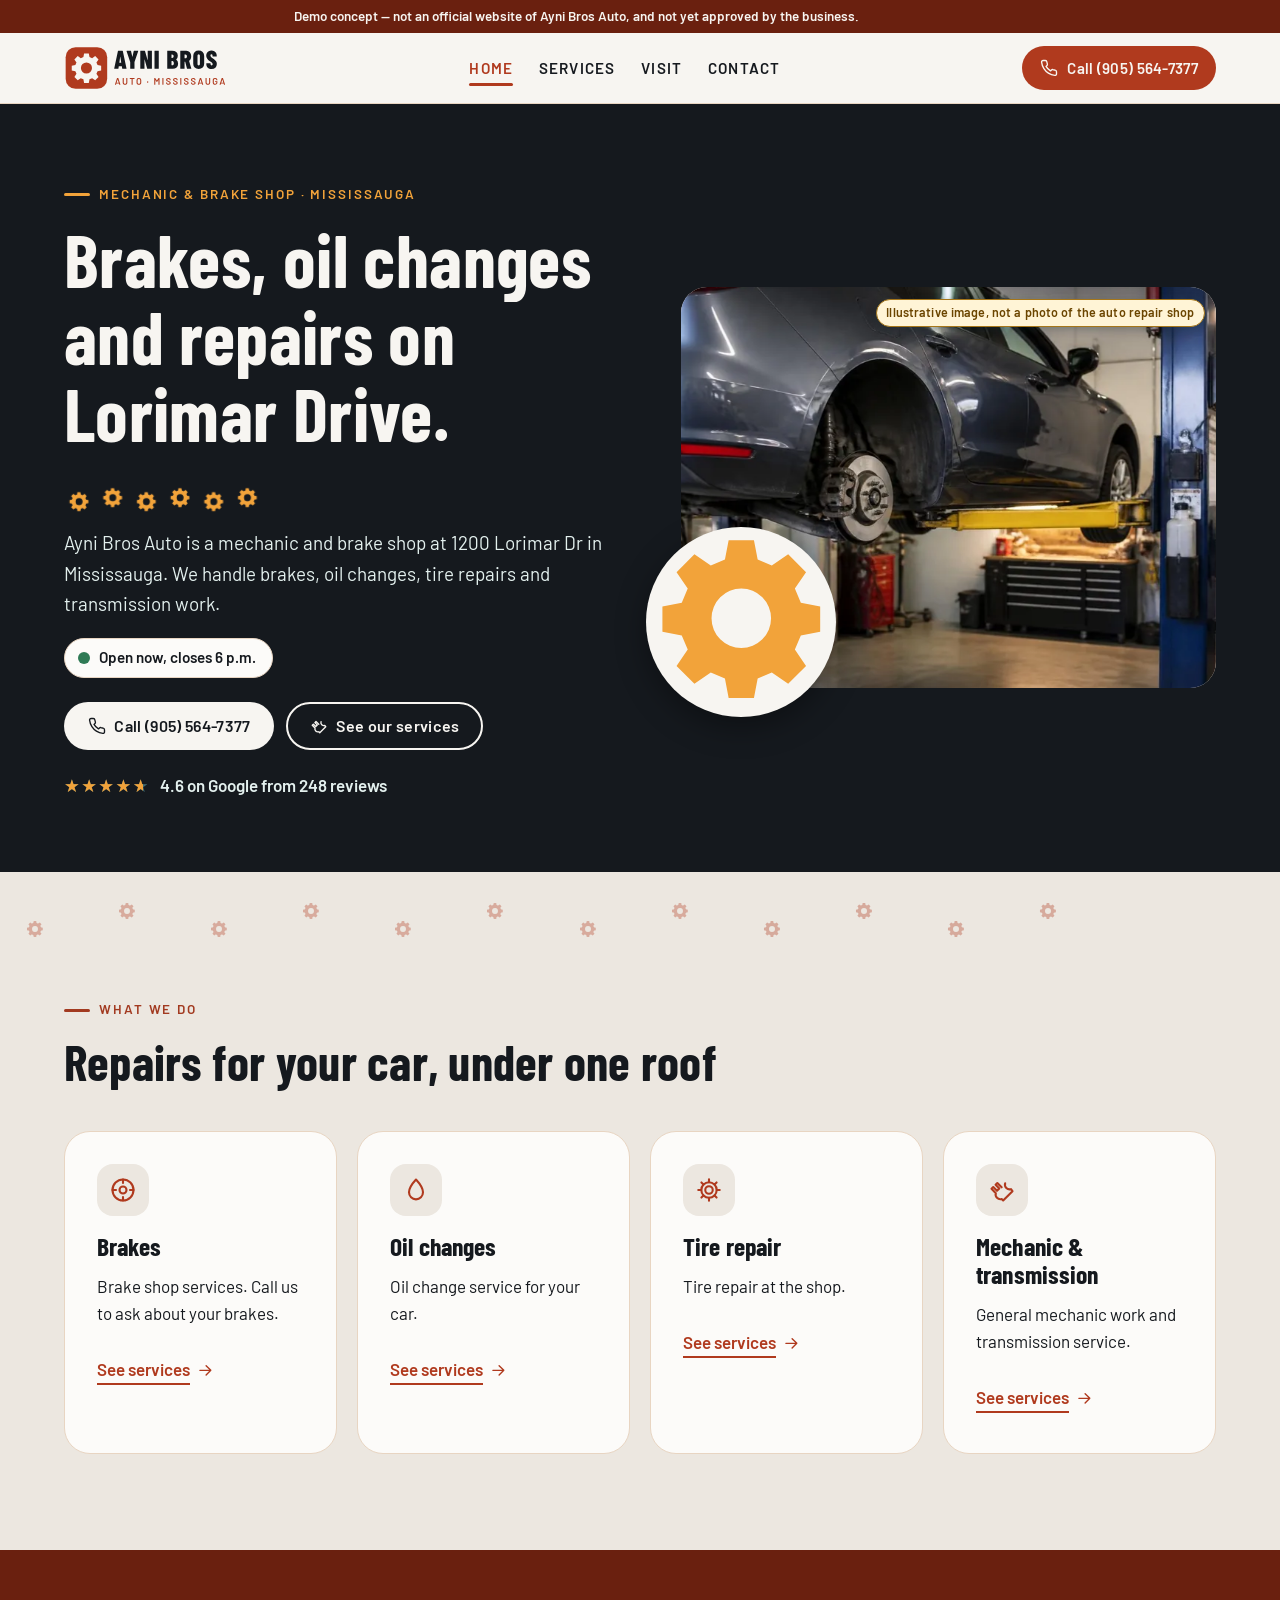
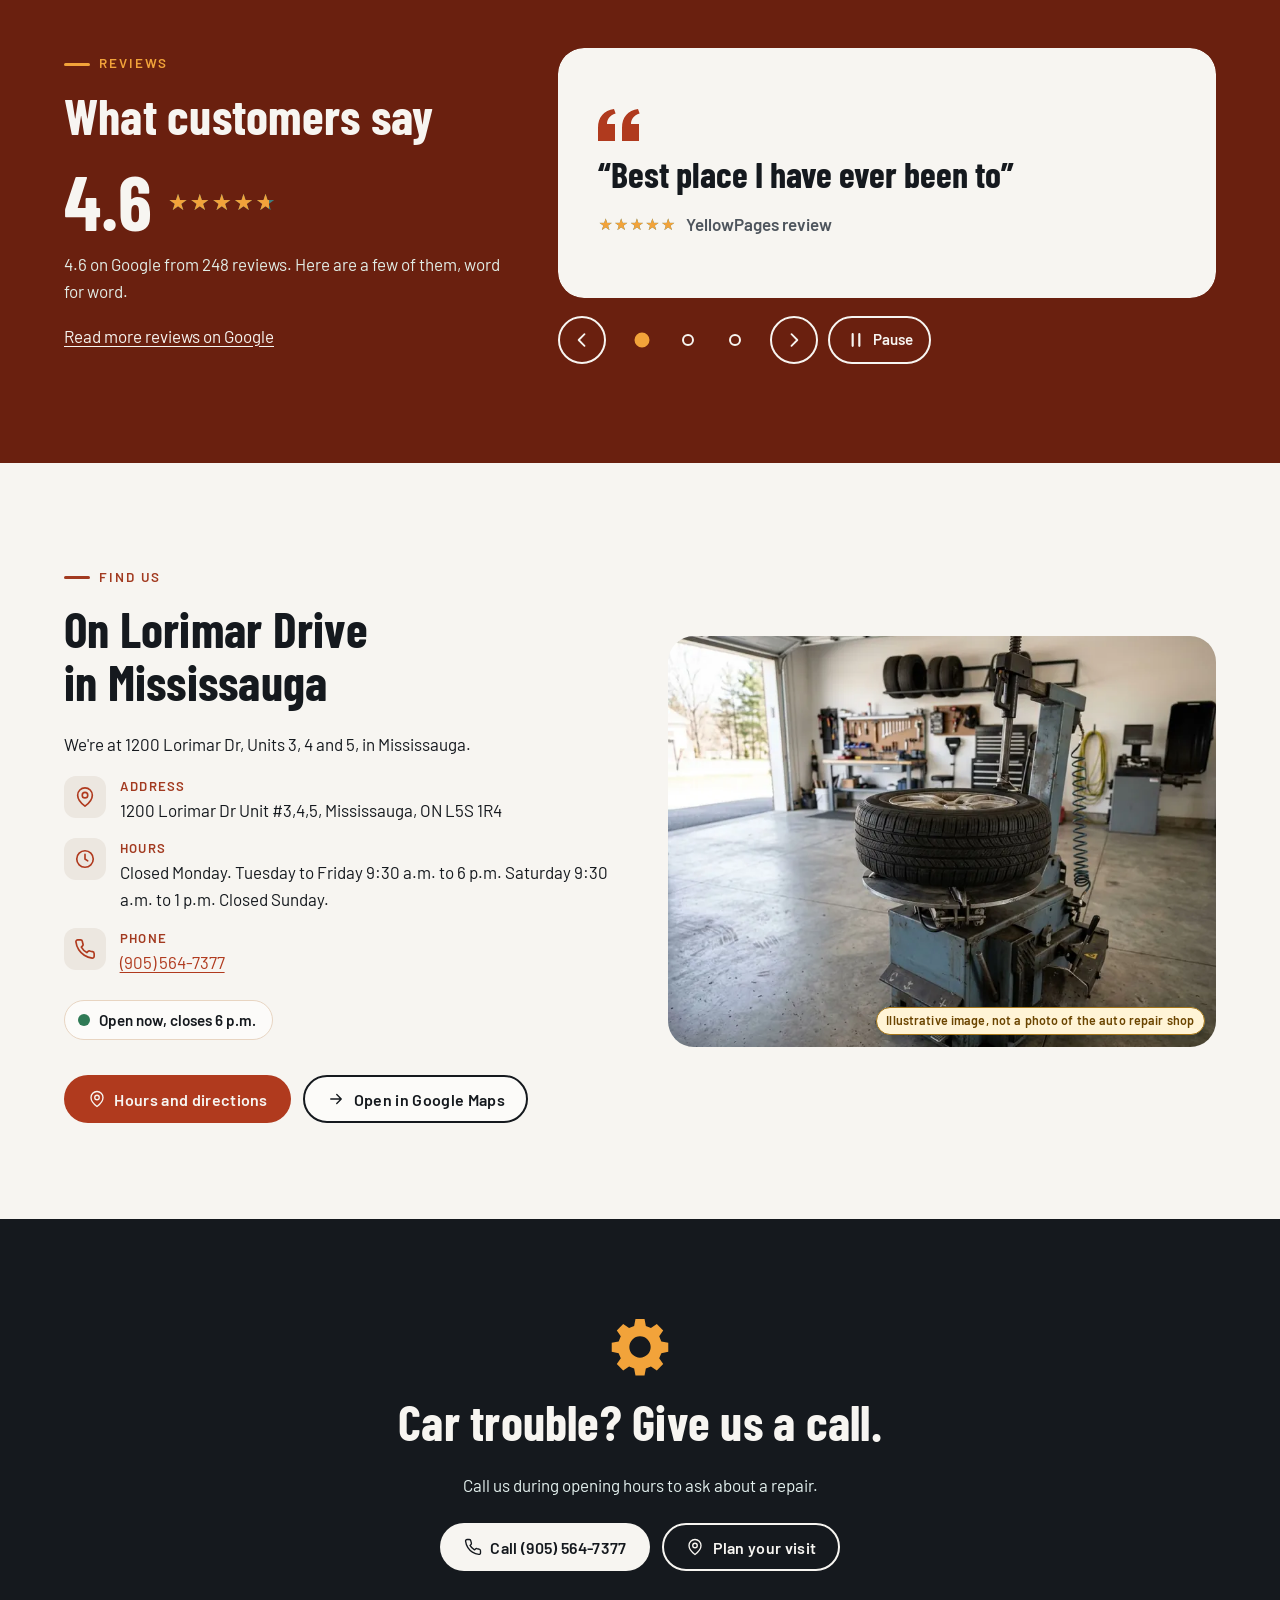
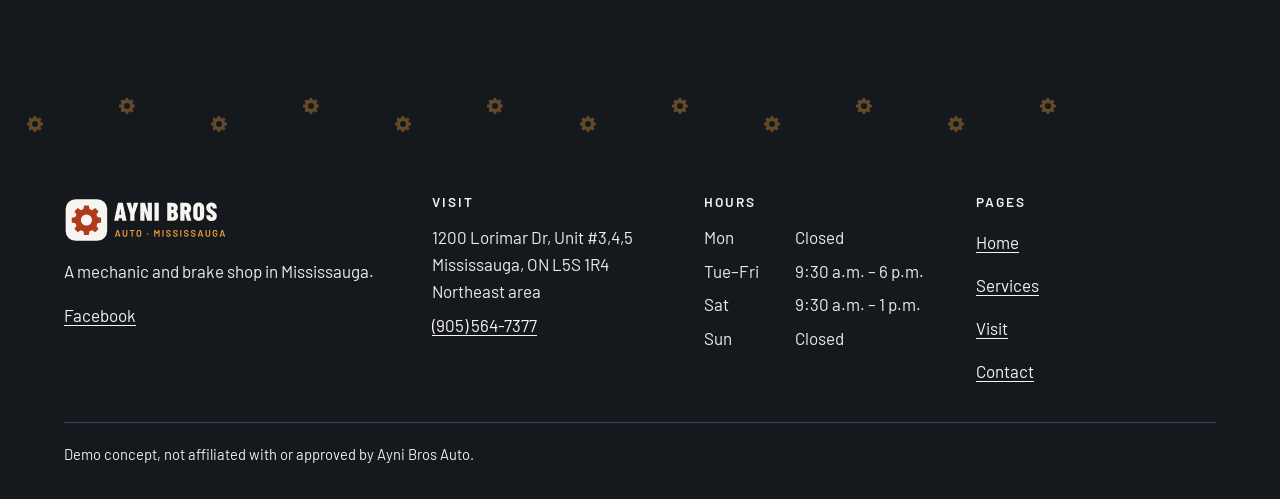
<file: index.html>
<!DOCTYPE html>
<html lang="en-CA">
<head>
  <meta charset="utf-8">
  <meta name="viewport" content="width=device-width, initial-scale=1, viewport-fit=cover">
  <script>document.documentElement.classList.add("js")</script>
  <title>Ayni Bros Auto | Mechanic &amp; Brake Shop in Mississauga (demo concept)</title>
  <meta name="description" content="Demo concept website for Ayni Bros Auto, a mechanic and brake shop in Mississauga — not the official site. Brakes, oil changes and repairs.">
  <meta property="og:type" content="website">
  <meta property="og:site_name" content="Ayni Bros Auto (demo concept)">
  <meta property="og:locale" content="en_CA">
  <meta property="og:title" content="Ayni Bros Auto | Mechanic &amp; Brake Shop in Mississauga (demo concept)">
  <meta property="og:description" content="Demo concept website for Ayni Bros Auto, a mechanic and brake shop in Mississauga — not the official site. Brakes, oil changes and repairs.">
  <meta property="og:url" content="https://mikelagumbay22.github.io/ayni-bros-auto-demo/">
  <meta property="og:image" content="https://mikelagumbay22.github.io/ayni-bros-auto-demo/img/og-image.jpg">
  <meta property="og:image:type" content="image/jpeg">
  <meta property="og:image:width" content="1200">
  <meta property="og:image:height" content="630">
  <meta property="og:image:alt" content="Demo concept, not the official site. A grey car raised on a two-post lift in a garage, with a rear wheel off and the brake disc showing (illustrative image, not a photo of the auto repair shop)">
  <meta name="twitter:card" content="summary_large_image">
  <meta name="twitter:title" content="Ayni Bros Auto | Mechanic &amp; Brake Shop in Mississauga (demo concept)">
  <meta name="twitter:description" content="Demo concept website for Ayni Bros Auto, a mechanic and brake shop in Mississauga — not the official site. Brakes, oil changes and repairs.">
  <meta name="twitter:image" content="https://mikelagumbay22.github.io/ayni-bros-auto-demo/img/og-image.jpg">
  <meta name="twitter:image:alt" content="Demo concept, not the official site. A grey car raised on a two-post lift in a garage, with a rear wheel off and the brake disc showing (illustrative image, not a photo of the auto repair shop)">
  <meta name="robots" content="noindex, nofollow">
  <meta name="theme-color" content="#15191E">
  <link rel="preload" href="fonts/barlowcondensed-700-latin.woff2" as="font" type="font/woff2" crossorigin>
  <link rel="preload" href="fonts/barlow-400-latin.woff2" as="font" type="font/woff2" crossorigin>
  <link rel="preload" href="fonts/barlow-600-latin.woff2" as="font" type="font/woff2" crossorigin>
  <link rel="stylesheet" href="css/site.css?v=4689af2e">
  <link rel="icon" href="img/favicon.ico" sizes="any">
  <link rel="icon" type="image/png" sizes="512x512" href="img/favicon-512.png">
  <link rel="apple-touch-icon" href="img/apple-touch-icon.png">
  <script type="application/ld+json">{"@context": "https://schema.org", "@type": "AutoRepair", "name": "Ayni Bros Auto", "telephone": "+1-905-564-7377", "address": {"@type": "PostalAddress", "streetAddress": "1200 Lorimar Dr, Unit #3,4,5", "addressLocality": "Mississauga", "addressRegion": "ON", "postalCode": "L5S 1R4", "addressCountry": "CA"}, "openingHoursSpecification": [{"@type": "OpeningHoursSpecification", "dayOfWeek": ["Tuesday", "Wednesday", "Thursday", "Friday"], "opens": "09:30", "closes": "18:00"}, {"@type": "OpeningHoursSpecification", "dayOfWeek": ["Saturday"], "opens": "09:30", "closes": "13:00"}], "image": "https://mikelagumbay22.github.io/ayni-bros-auto-demo/img/logo.png"}</script>
</head>
<body class="page-home" data-hours='[{"day": "Monday", "display": "Closed", "closed": true, "opens": "", "closes": ""}, {"day": "Tuesday", "display": "9:30 a.m. – 6 p.m.", "closed": false, "opens": "09:30", "closes": "18:00"}, {"day": "Wednesday", "display": "9:30 a.m. – 6 p.m.", "closed": false, "opens": "09:30", "closes": "18:00"}, {"day": "Thursday", "display": "9:30 a.m. – 6 p.m.", "closed": false, "opens": "09:30", "closes": "18:00"}, {"day": "Friday", "display": "9:30 a.m. – 6 p.m.", "closed": false, "opens": "09:30", "closes": "18:00"}, {"day": "Saturday", "display": "9:30 a.m. – 1 p.m.", "closed": false, "opens": "09:30", "closes": "13:00"}, {"day": "Sunday", "display": "Closed", "closed": true, "opens": "", "closes": ""}]'>
<aside class="demo-banner" aria-label="Demo notice">
  <p class="container">Demo concept — not an official website of Ayni Bros Auto, and not yet approved by the business.</p>
</aside>
<a class="skip-link" href="#main">Skip to content</a>
<header class="site-header">
  <div class="container header-inner">
    <a class="brand" href="index.html" aria-current="page">
      <img src="img/logo.svg" alt="Ayni Bros Auto, home" width="196" height="60">
    </a>
    <nav class="site-nav desktop-nav" aria-label="Main">
      <ul>
        <li><a href="index.html" aria-current="page">Home</a></li>
        <li><a href="services.html">Services</a></li>
        <li><a href="visit.html">Visit</a></li>
        <li><a href="contact.html">Contact</a></li>
      </ul>
    </nav>
    <div class="header-actions">
      <a class="btn btn--primary btn--sm header-cta" href="tel:+19055647377"><svg viewBox="0 0 24 24" fill="none" stroke="currentColor" stroke-width="1.8" stroke-linecap="round" stroke-linejoin="round" aria-hidden="true" focusable="false"><path d="M22 16.9v3a2 2 0 0 1-2.2 2 19.8 19.8 0 0 1-8.6-3.1 19.5 19.5 0 0 1-6-6A19.8 19.8 0 0 1 2.1 4.2 2 2 0 0 1 4.1 2h3a2 2 0 0 1 2 1.7c.1 1 .4 1.9.7 2.8a2 2 0 0 1-.5 2.1L8 9.9a16 16 0 0 0 6 6l1.3-1.3a2 2 0 0 1 2.1-.4c.9.3 1.8.6 2.8.7a2 2 0 0 1 1.7 2z"/></svg>Call (905) 564-7377</a>
      <button type="button" class="menu-toggle" id="menu-toggle" aria-controls="mobile-nav" aria-expanded="false">
        <span class="burger" aria-hidden="true"><span></span><span></span><span></span></span>
        <span class="menu-toggle__label">Menu</span>
      </button>
    </div>
  </div>
  <div class="mobile-nav" id="mobile-nav" hidden>
    <nav aria-label="Mobile">
      <ul>
        <li style="--i:0"><a href="index.html" aria-current="page">Home</a></li>
        <li style="--i:1"><a href="services.html">Services</a></li>
        <li style="--i:2"><a href="visit.html">Visit</a></li>
        <li style="--i:3"><a href="contact.html">Contact</a></li>
        <li style="--i:4"><a class="mobile-nav__cta" href="tel:+19055647377"><svg viewBox="0 0 24 24" fill="none" stroke="currentColor" stroke-width="1.8" stroke-linecap="round" stroke-linejoin="round" aria-hidden="true" focusable="false"><path d="M22 16.9v3a2 2 0 0 1-2.2 2 19.8 19.8 0 0 1-8.6-3.1 19.5 19.5 0 0 1-6-6A19.8 19.8 0 0 1 2.1 4.2 2 2 0 0 1 4.1 2h3a2 2 0 0 1 2 1.7c.1 1 .4 1.9.7 2.8a2 2 0 0 1-.5 2.1L8 9.9a16 16 0 0 0 6 6l1.3-1.3a2 2 0 0 1 2.1-.4c.9.3 1.8.6 2.8.7a2 2 0 0 1 1.7 2z"/></svg>Call (905) 564-7377</a></li>
      </ul>
    </nav>
  </div>
</header>
<main id="main">

<section class="hero on-dark" aria-labelledby="hero-title">
  <div class="container hero__grid">
    <div class="hero__copy">
      <p class="eyebrow">Mechanic &amp; brake shop · Mississauga</p>
      <h1 id="hero-title" class="split-h"><span class="sw"><span style="--i:0">Brakes,</span></span> <span class="sw"><span style="--i:1">oil</span></span> <span class="sw"><span style="--i:2">changes</span></span> <span class="sw"><span style="--i:3">and</span></span> <span class="sw"><span style="--i:4">repairs</span></span> <span class="sw"><span style="--i:5">on</span></span> <span class="sw"><span style="--i:6">Lorimar</span></span> <span class="sw"><span style="--i:7">Drive.</span></span> </h1>
      <svg class="headline-paws" viewBox="0 0 210 26" aria-hidden="true" focusable="false"><g transform="translate(4 4) rotate(90 11 11) scale(.9)"><g class="hp" style="--i:0" fill="currentColor"><path d="M10.3 1.5h3.4l.5 2.6 1.9.8 2.2-1.5 2.4 2.4-1.5 2.2.8 1.9 2.6.5v3.4l-2.6.5-.8 1.9 1.5 2.2-2.4 2.4-2.2-1.5-1.9.8-.5 2.6h-3.4l-.5-2.6-1.9-.8-2.2 1.5-2.4-2.4 1.5-2.2-.8-1.9-2.6-.5v-3.4l2.6-.5.8-1.9-1.5-2.2 2.4-2.4 2.2 1.5 1.9-.8zM12 8a4 4 0 1 0 0 8 4 4 0 0 0 0-8z"/></g></g><g transform="translate(38 0) rotate(90 11 11) scale(.9)"><g class="hp" style="--i:1" fill="currentColor"><path d="M10.3 1.5h3.4l.5 2.6 1.9.8 2.2-1.5 2.4 2.4-1.5 2.2.8 1.9 2.6.5v3.4l-2.6.5-.8 1.9 1.5 2.2-2.4 2.4-2.2-1.5-1.9.8-.5 2.6h-3.4l-.5-2.6-1.9-.8-2.2 1.5-2.4-2.4 1.5-2.2-.8-1.9-2.6-.5v-3.4l2.6-.5.8-1.9-1.5-2.2 2.4-2.4 2.2 1.5 1.9-.8zM12 8a4 4 0 1 0 0 8 4 4 0 0 0 0-8z"/></g></g><g transform="translate(72 4) rotate(90 11 11) scale(.9)"><g class="hp" style="--i:2" fill="currentColor"><path d="M10.3 1.5h3.4l.5 2.6 1.9.8 2.2-1.5 2.4 2.4-1.5 2.2.8 1.9 2.6.5v3.4l-2.6.5-.8 1.9 1.5 2.2-2.4 2.4-2.2-1.5-1.9.8-.5 2.6h-3.4l-.5-2.6-1.9-.8-2.2 1.5-2.4-2.4 1.5-2.2-.8-1.9-2.6-.5v-3.4l2.6-.5.8-1.9-1.5-2.2 2.4-2.4 2.2 1.5 1.9-.8zM12 8a4 4 0 1 0 0 8 4 4 0 0 0 0-8z"/></g></g><g transform="translate(106 0) rotate(90 11 11) scale(.9)"><g class="hp" style="--i:3" fill="currentColor"><path d="M10.3 1.5h3.4l.5 2.6 1.9.8 2.2-1.5 2.4 2.4-1.5 2.2.8 1.9 2.6.5v3.4l-2.6.5-.8 1.9 1.5 2.2-2.4 2.4-2.2-1.5-1.9.8-.5 2.6h-3.4l-.5-2.6-1.9-.8-2.2 1.5-2.4-2.4 1.5-2.2-.8-1.9-2.6-.5v-3.4l2.6-.5.8-1.9-1.5-2.2 2.4-2.4 2.2 1.5 1.9-.8zM12 8a4 4 0 1 0 0 8 4 4 0 0 0 0-8z"/></g></g><g transform="translate(140 4) rotate(90 11 11) scale(.9)"><g class="hp" style="--i:4" fill="currentColor"><path d="M10.3 1.5h3.4l.5 2.6 1.9.8 2.2-1.5 2.4 2.4-1.5 2.2.8 1.9 2.6.5v3.4l-2.6.5-.8 1.9 1.5 2.2-2.4 2.4-2.2-1.5-1.9.8-.5 2.6h-3.4l-.5-2.6-1.9-.8-2.2 1.5-2.4-2.4 1.5-2.2-.8-1.9-2.6-.5v-3.4l2.6-.5.8-1.9-1.5-2.2 2.4-2.4 2.2 1.5 1.9-.8zM12 8a4 4 0 1 0 0 8 4 4 0 0 0 0-8z"/></g></g><g transform="translate(174 0) rotate(90 11 11) scale(.9)"><g class="hp" style="--i:5" fill="currentColor"><path d="M10.3 1.5h3.4l.5 2.6 1.9.8 2.2-1.5 2.4 2.4-1.5 2.2.8 1.9 2.6.5v3.4l-2.6.5-.8 1.9 1.5 2.2-2.4 2.4-2.2-1.5-1.9.8-.5 2.6h-3.4l-.5-2.6-1.9-.8-2.2 1.5-2.4-2.4 1.5-2.2-.8-1.9-2.6-.5v-3.4l2.6-.5.8-1.9-1.5-2.2 2.4-2.4 2.2 1.5 1.9-.8zM12 8a4 4 0 1 0 0 8 4 4 0 0 0 0-8z"/></g></g>
</svg>
      <p class="lead">Ayni Bros Auto is a mechanic and brake shop at 1200 Lorimar Dr in Mississauga. We handle brakes, oil changes, tire repairs and transmission work.</p>
      <p class="status hero__status" data-status data-state="neutral"><span class="status__dot" aria-hidden="true"></span><span class="status__text">Open Tue–Fri 9:30 a.m. to 6 p.m. and Sat 9:30 a.m. to 1 p.m.</span></p>
      <div class="btn-row">
        <a class="btn btn--light" href="tel:+19055647377"><svg viewBox="0 0 24 24" fill="none" stroke="currentColor" stroke-width="1.8" stroke-linecap="round" stroke-linejoin="round" aria-hidden="true" focusable="false"><path d="M22 16.9v3a2 2 0 0 1-2.2 2 19.8 19.8 0 0 1-8.6-3.1 19.5 19.5 0 0 1-6-6A19.8 19.8 0 0 1 2.1 4.2 2 2 0 0 1 4.1 2h3a2 2 0 0 1 2 1.7c.1 1 .4 1.9.7 2.8a2 2 0 0 1-.5 2.1L8 9.9a16 16 0 0 0 6 6l1.3-1.3a2 2 0 0 1 2.1-.4c.9.3 1.8.6 2.8.7a2 2 0 0 1 1.7 2z"/></svg>Call (905) 564-7377</a>
        <a class="btn btn--outline-light" href="services.html"><svg viewBox="0 0 24 24" fill="none" stroke="currentColor" stroke-width="1.8" stroke-linecap="round" stroke-linejoin="round" aria-hidden="true" focusable="false"><path d="M14.7 6.3a4 4 0 0 0 5 5L21 13l-8 8-1.3-1.3a4 4 0 0 1-5-5L3 11l1.5-1.5 3.2 3.2 2-2-3.2-3.2L8 6l3.7 3.7"/></svg>See our services</a>
      </div>
      <p class="rating-line"><span class="stars" role="img" aria-label="4.6 out of 5 stars" style="--fill: 92.0%"><span class="stars__base" aria-hidden="true">★★★★★</span><span class="stars__fill" aria-hidden="true">★★★★★</span></span><span>4.6 on Google from 248 reviews</span></p>
    </div>
    <div class="hero__art">
      <div class="media media--hero" style="--focus: 35% 50%" data-parallax><span class="ph-badge image-badge">Illustrative image, not a photo of the auto repair shop</span>
  <img src="img/hero-800.webp" srcset="img/hero-480.webp 480w, img/hero-800.webp 800w, img/hero-1200.webp 1200w" sizes="(min-width: 900px) 560px, 92vw" width="1200" height="897" alt="A grey car raised on a two-post lift in a garage, with a rear wheel off and the brake disc showing" fetchpriority="high" decoding="async">
</div>
      <div class="pup-badge"><div class="pup motif" aria-hidden="true"><svg class="motif__icon" viewBox="0 0 24 24" fill="currentColor" focusable="false"><path d="M10.3 1.5h3.4l.5 2.6 1.9.8 2.2-1.5 2.4 2.4-1.5 2.2.8 1.9 2.6.5v3.4l-2.6.5-.8 1.9 1.5 2.2-2.4 2.4-2.2-1.5-1.9.8-.5 2.6h-3.4l-.5-2.6-1.9-.8-2.2 1.5-2.4-2.4 1.5-2.2-.8-1.9-2.6-.5v-3.4l2.6-.5.8-1.9-1.5-2.2 2.4-2.4 2.2 1.5 1.9-.8zM12 8a4 4 0 1 0 0 8 4 4 0 0 0 0-8z"/></svg><span class="pup__bubble" style="left:10%;top:20%;width:12%;--i:0"></span><span class="pup__bubble" style="left:78%;top:14%;width:9%;--i:1"></span><span class="pup__bubble" style="left:84%;top:60%;width:11%;--i:2"></span></div></div>
    </div>
  </div>
</section>
<div class="trail trail--alt" aria-hidden="true" data-trail>
  <div class="trail__prints">
    <svg class="trail__print" style="left:2.0%;--i:0" viewBox="0 0 24 24" fill="currentColor" focusable="false"><path d="M10.3 1.5h3.4l.5 2.6 1.9.8 2.2-1.5 2.4 2.4-1.5 2.2.8 1.9 2.6.5v3.4l-2.6.5-.8 1.9 1.5 2.2-2.4 2.4-2.2-1.5-1.9.8-.5 2.6h-3.4l-.5-2.6-1.9-.8-2.2 1.5-2.4-2.4 1.5-2.2-.8-1.9-2.6-.5v-3.4l2.6-.5.8-1.9-1.5-2.2 2.4-2.4 2.2 1.5 1.9-.8zM12 8a4 4 0 1 0 0 8 4 4 0 0 0 0-8z"/></svg>
    <svg class="trail__print is-up" style="left:9.2%;--i:1" viewBox="0 0 24 24" fill="currentColor" focusable="false"><path d="M10.3 1.5h3.4l.5 2.6 1.9.8 2.2-1.5 2.4 2.4-1.5 2.2.8 1.9 2.6.5v3.4l-2.6.5-.8 1.9 1.5 2.2-2.4 2.4-2.2-1.5-1.9.8-.5 2.6h-3.4l-.5-2.6-1.9-.8-2.2 1.5-2.4-2.4 1.5-2.2-.8-1.9-2.6-.5v-3.4l2.6-.5.8-1.9-1.5-2.2 2.4-2.4 2.2 1.5 1.9-.8zM12 8a4 4 0 1 0 0 8 4 4 0 0 0 0-8z"/></svg>
    <svg class="trail__print" style="left:16.4%;--i:2" viewBox="0 0 24 24" fill="currentColor" focusable="false"><path d="M10.3 1.5h3.4l.5 2.6 1.9.8 2.2-1.5 2.4 2.4-1.5 2.2.8 1.9 2.6.5v3.4l-2.6.5-.8 1.9 1.5 2.2-2.4 2.4-2.2-1.5-1.9.8-.5 2.6h-3.4l-.5-2.6-1.9-.8-2.2 1.5-2.4-2.4 1.5-2.2-.8-1.9-2.6-.5v-3.4l2.6-.5.8-1.9-1.5-2.2 2.4-2.4 2.2 1.5 1.9-.8zM12 8a4 4 0 1 0 0 8 4 4 0 0 0 0-8z"/></svg>
    <svg class="trail__print is-up" style="left:23.6%;--i:3" viewBox="0 0 24 24" fill="currentColor" focusable="false"><path d="M10.3 1.5h3.4l.5 2.6 1.9.8 2.2-1.5 2.4 2.4-1.5 2.2.8 1.9 2.6.5v3.4l-2.6.5-.8 1.9 1.5 2.2-2.4 2.4-2.2-1.5-1.9.8-.5 2.6h-3.4l-.5-2.6-1.9-.8-2.2 1.5-2.4-2.4 1.5-2.2-.8-1.9-2.6-.5v-3.4l2.6-.5.8-1.9-1.5-2.2 2.4-2.4 2.2 1.5 1.9-.8zM12 8a4 4 0 1 0 0 8 4 4 0 0 0 0-8z"/></svg>
    <svg class="trail__print" style="left:30.8%;--i:4" viewBox="0 0 24 24" fill="currentColor" focusable="false"><path d="M10.3 1.5h3.4l.5 2.6 1.9.8 2.2-1.5 2.4 2.4-1.5 2.2.8 1.9 2.6.5v3.4l-2.6.5-.8 1.9 1.5 2.2-2.4 2.4-2.2-1.5-1.9.8-.5 2.6h-3.4l-.5-2.6-1.9-.8-2.2 1.5-2.4-2.4 1.5-2.2-.8-1.9-2.6-.5v-3.4l2.6-.5.8-1.9-1.5-2.2 2.4-2.4 2.2 1.5 1.9-.8zM12 8a4 4 0 1 0 0 8 4 4 0 0 0 0-8z"/></svg>
    <svg class="trail__print is-up" style="left:38.0%;--i:5" viewBox="0 0 24 24" fill="currentColor" focusable="false"><path d="M10.3 1.5h3.4l.5 2.6 1.9.8 2.2-1.5 2.4 2.4-1.5 2.2.8 1.9 2.6.5v3.4l-2.6.5-.8 1.9 1.5 2.2-2.4 2.4-2.2-1.5-1.9.8-.5 2.6h-3.4l-.5-2.6-1.9-.8-2.2 1.5-2.4-2.4 1.5-2.2-.8-1.9-2.6-.5v-3.4l2.6-.5.8-1.9-1.5-2.2 2.4-2.4 2.2 1.5 1.9-.8zM12 8a4 4 0 1 0 0 8 4 4 0 0 0 0-8z"/></svg>
    <svg class="trail__print" style="left:45.2%;--i:6" viewBox="0 0 24 24" fill="currentColor" focusable="false"><path d="M10.3 1.5h3.4l.5 2.6 1.9.8 2.2-1.5 2.4 2.4-1.5 2.2.8 1.9 2.6.5v3.4l-2.6.5-.8 1.9 1.5 2.2-2.4 2.4-2.2-1.5-1.9.8-.5 2.6h-3.4l-.5-2.6-1.9-.8-2.2 1.5-2.4-2.4 1.5-2.2-.8-1.9-2.6-.5v-3.4l2.6-.5.8-1.9-1.5-2.2 2.4-2.4 2.2 1.5 1.9-.8zM12 8a4 4 0 1 0 0 8 4 4 0 0 0 0-8z"/></svg>
    <svg class="trail__print is-up" style="left:52.4%;--i:7" viewBox="0 0 24 24" fill="currentColor" focusable="false"><path d="M10.3 1.5h3.4l.5 2.6 1.9.8 2.2-1.5 2.4 2.4-1.5 2.2.8 1.9 2.6.5v3.4l-2.6.5-.8 1.9 1.5 2.2-2.4 2.4-2.2-1.5-1.9.8-.5 2.6h-3.4l-.5-2.6-1.9-.8-2.2 1.5-2.4-2.4 1.5-2.2-.8-1.9-2.6-.5v-3.4l2.6-.5.8-1.9-1.5-2.2 2.4-2.4 2.2 1.5 1.9-.8zM12 8a4 4 0 1 0 0 8 4 4 0 0 0 0-8z"/></svg>
    <svg class="trail__print" style="left:59.6%;--i:8" viewBox="0 0 24 24" fill="currentColor" focusable="false"><path d="M10.3 1.5h3.4l.5 2.6 1.9.8 2.2-1.5 2.4 2.4-1.5 2.2.8 1.9 2.6.5v3.4l-2.6.5-.8 1.9 1.5 2.2-2.4 2.4-2.2-1.5-1.9.8-.5 2.6h-3.4l-.5-2.6-1.9-.8-2.2 1.5-2.4-2.4 1.5-2.2-.8-1.9-2.6-.5v-3.4l2.6-.5.8-1.9-1.5-2.2 2.4-2.4 2.2 1.5 1.9-.8zM12 8a4 4 0 1 0 0 8 4 4 0 0 0 0-8z"/></svg>
    <svg class="trail__print is-up" style="left:66.8%;--i:9" viewBox="0 0 24 24" fill="currentColor" focusable="false"><path d="M10.3 1.5h3.4l.5 2.6 1.9.8 2.2-1.5 2.4 2.4-1.5 2.2.8 1.9 2.6.5v3.4l-2.6.5-.8 1.9 1.5 2.2-2.4 2.4-2.2-1.5-1.9.8-.5 2.6h-3.4l-.5-2.6-1.9-.8-2.2 1.5-2.4-2.4 1.5-2.2-.8-1.9-2.6-.5v-3.4l2.6-.5.8-1.9-1.5-2.2 2.4-2.4 2.2 1.5 1.9-.8zM12 8a4 4 0 1 0 0 8 4 4 0 0 0 0-8z"/></svg>
    <svg class="trail__print" style="left:74.0%;--i:10" viewBox="0 0 24 24" fill="currentColor" focusable="false"><path d="M10.3 1.5h3.4l.5 2.6 1.9.8 2.2-1.5 2.4 2.4-1.5 2.2.8 1.9 2.6.5v3.4l-2.6.5-.8 1.9 1.5 2.2-2.4 2.4-2.2-1.5-1.9.8-.5 2.6h-3.4l-.5-2.6-1.9-.8-2.2 1.5-2.4-2.4 1.5-2.2-.8-1.9-2.6-.5v-3.4l2.6-.5.8-1.9-1.5-2.2 2.4-2.4 2.2 1.5 1.9-.8zM12 8a4 4 0 1 0 0 8 4 4 0 0 0 0-8z"/></svg>
    <svg class="trail__print is-up" style="left:81.2%;--i:11" viewBox="0 0 24 24" fill="currentColor" focusable="false"><path d="M10.3 1.5h3.4l.5 2.6 1.9.8 2.2-1.5 2.4 2.4-1.5 2.2.8 1.9 2.6.5v3.4l-2.6.5-.8 1.9 1.5 2.2-2.4 2.4-2.2-1.5-1.9.8-.5 2.6h-3.4l-.5-2.6-1.9-.8-2.2 1.5-2.4-2.4 1.5-2.2-.8-1.9-2.6-.5v-3.4l2.6-.5.8-1.9-1.5-2.2 2.4-2.4 2.2 1.5 1.9-.8zM12 8a4 4 0 1 0 0 8 4 4 0 0 0 0-8z"/></svg>
  </div>
  <div class="container" style="position:relative;height:100%;container-type:inline-size">
  </div>
</div>

<section class="section section--alt" aria-labelledby="cards-title" style="padding-top:clamp(1.5rem,4vw,2.5rem)">
  <div class="container">
    <div class="section-head reveal">
      <p class="eyebrow">What we do</p>
      <h2 id="cards-title">Repairs for your car, under one roof</h2>
    </div>
    <ul class="card-grid card-grid--4">
      <li class="card tilt reveal" style="--d: 0.0s" data-tilt>
        <span class="icon-chip"><svg viewBox="0 0 24 24" fill="none" stroke="currentColor" stroke-width="1.8" stroke-linecap="round" stroke-linejoin="round" aria-hidden="true" focusable="false"><circle cx="12" cy="12" r="9"/><circle cx="12" cy="12" r="3"/><path d="M12 3v3M12 18v3M3 12h3M18 12h3"/></svg></span>
        <h3>Brakes</h3>
        <p>Brake shop services. Call us to ask about your brakes.</p>
        <a class="text-link" href="services.html#brakes"><span>See services</span><svg viewBox="0 0 24 24" fill="none" stroke="currentColor" stroke-width="1.8" stroke-linecap="round" stroke-linejoin="round" aria-hidden="true" focusable="false"><path d="M5 12h14M13 6l6 6-6 6"/></svg></a>
      </li>
      <li class="card tilt reveal" style="--d: 0.1s" data-tilt>
        <span class="icon-chip"><svg viewBox="0 0 24 24" fill="none" stroke="currentColor" stroke-width="1.8" stroke-linecap="round" stroke-linejoin="round" aria-hidden="true" focusable="false"><path d="M12 3s6 6.5 6 11a6 6 0 0 1-12 0c0-4.5 6-11 6-11z"/></svg></span>
        <h3>Oil changes</h3>
        <p>Oil change service for your car.</p>
        <a class="text-link" href="services.html#oil"><span>See services</span><svg viewBox="0 0 24 24" fill="none" stroke="currentColor" stroke-width="1.8" stroke-linecap="round" stroke-linejoin="round" aria-hidden="true" focusable="false"><path d="M5 12h14M13 6l6 6-6 6"/></svg></a>
      </li>
      <li class="card tilt reveal" style="--d: 0.2s" data-tilt>
        <span class="icon-chip"><svg viewBox="0 0 24 24" fill="none" stroke="currentColor" stroke-width="1.8" stroke-linecap="round" stroke-linejoin="round" aria-hidden="true" focusable="false"><circle cx="12" cy="12" r="3.2"/><path d="M12 2.8v2.6M12 18.6v2.6M2.8 12h2.6M18.6 12h2.6M5.5 5.5l1.8 1.8M16.7 16.7l1.8 1.8M5.5 18.5l1.8-1.8M16.7 7.3l1.8-1.8"/><circle cx="12" cy="12" r="6.6"/></svg></span>
        <h3>Tire repair</h3>
        <p>Tire repair at the shop.</p>
        <a class="text-link" href="services.html#tires"><span>See services</span><svg viewBox="0 0 24 24" fill="none" stroke="currentColor" stroke-width="1.8" stroke-linecap="round" stroke-linejoin="round" aria-hidden="true" focusable="false"><path d="M5 12h14M13 6l6 6-6 6"/></svg></a>
      </li>
      <li class="card tilt reveal" style="--d: 0.30000000000000004s" data-tilt>
        <span class="icon-chip"><svg viewBox="0 0 24 24" fill="none" stroke="currentColor" stroke-width="1.8" stroke-linecap="round" stroke-linejoin="round" aria-hidden="true" focusable="false"><path d="M14.7 6.3a4 4 0 0 0 5 5L21 13l-8 8-1.3-1.3a4 4 0 0 1-5-5L3 11l1.5-1.5 3.2 3.2 2-2-3.2-3.2L8 6l3.7 3.7"/></svg></span>
        <h3>Mechanic &amp; transmission</h3>
        <p>General mechanic work and transmission service.</p>
        <a class="text-link" href="services.html#mechanic"><span>See services</span><svg viewBox="0 0 24 24" fill="none" stroke="currentColor" stroke-width="1.8" stroke-linecap="round" stroke-linejoin="round" aria-hidden="true" focusable="false"><path d="M5 12h14M13 6l6 6-6 6"/></svg></a>
      </li>
    </ul>
  </div>
</section>
<section class="section reviews on-dark" id="reviews" aria-labelledby="reviews-title">
  <div class="container reviews__grid">
    <div class="reveal reveal-l">
      <p class="eyebrow">Reviews</p>
      <h2 id="reviews-title">What customers say</h2>
      <div class="score"><span class="score__num">4.6</span><span class="stars" role="img" aria-label="4.6 out of 5 stars on Google" style="--fill: 92.0%"><span class="stars__base" aria-hidden="true">★★★★★</span><span class="stars__fill" aria-hidden="true">★★★★★</span></span></div>
      <p class="muted-light">4.6 on Google from 248 reviews. Here are a few of them, word for word.</p>
      <p><a href="https://www.google.com/maps/search/?api=1&amp;query=Ayni%20Bros%20Auto%2C%201200%20Lorimar%20Dr%20Unit%20%233%2C4%2C5%2C%20Mississauga%2C%20ON%20L5S%201R4" target="_blank" rel="noopener">Read more reviews on Google<span class="visually-hidden"> (opens in a new tab)</span></a></p>
    </div>
    <div class="carousel reveal reveal-r" data-carousel role="region" aria-roledescription="carousel" aria-label="Customer reviews">
      <div class="carousel__viewport" id="review-slides" aria-live="off">
        <div class="slide is-active" role="group" aria-roledescription="slide" aria-label="1 of 3" data-slide><figure>
          <svg class="quote-mark" viewBox="0 0 42 32" aria-hidden="true" focusable="false"><path fill="currentColor" d="M0 32V19C0 8 6 1.5 16 0l1.6 4.4C11.5 6.2 9 10.3 9 15h8v17zm24 0V19C24 8 30 1.5 40 0l1.6 4.4C35.5 6.2 33 10.3 33 15h8v17z"/></svg>
          <blockquote><p>“Best place I have ever been to”</p></blockquote>
          <figcaption><span class="stars" role="img" aria-label="5 out of 5 stars" style="--fill: 100.0%"><span class="stars__base" aria-hidden="true">★★★★★</span><span class="stars__fill" aria-hidden="true">★★★★★</span></span><span>YellowPages review</span></figcaption>
        </figure></div>
        <div class="slide" role="group" aria-roledescription="slide" aria-label="2 of 3" data-slide><figure>
          <svg class="quote-mark" viewBox="0 0 42 32" aria-hidden="true" focusable="false"><path fill="currentColor" d="M0 32V19C0 8 6 1.5 16 0l1.6 4.4C11.5 6.2 9 10.3 9 15h8v17zm24 0V19C24 8 30 1.5 40 0l1.6 4.4C35.5 6.2 33 10.3 33 15h8v17z"/></svg>
          <blockquote><p>“Knowledgeable stuff, awesome service and reasonable service cost.”</p></blockquote>
          <figcaption><span class="stars" role="img" aria-label="5 out of 5 stars" style="--fill: 100.0%"><span class="stars__base" aria-hidden="true">★★★★★</span><span class="stars__fill" aria-hidden="true">★★★★★</span></span><span>Google review</span></figcaption>
        </figure></div>
        <div class="slide" role="group" aria-roledescription="slide" aria-label="3 of 3" data-slide><figure>
          <svg class="quote-mark" viewBox="0 0 42 32" aria-hidden="true" focusable="false"><path fill="currentColor" d="M0 32V19C0 8 6 1.5 16 0l1.6 4.4C11.5 6.2 9 10.3 9 15h8v17zm24 0V19C24 8 30 1.5 40 0l1.6 4.4C35.5 6.2 33 10.3 33 15h8v17z"/></svg>
          <blockquote><p>“Location is a bit tricky to reach but the staff is very friendly and helpful.”</p></blockquote>
          <figcaption><span class="stars" role="img" aria-label="4 out of 5 stars" style="--fill: 80.0%"><span class="stars__base" aria-hidden="true">★★★★★</span><span class="stars__fill" aria-hidden="true">★★★★★</span></span><span>Google review</span></figcaption>
        </figure></div>
      </div>
      <div class="carousel__controls">
        <button type="button" class="cbtn" data-prev aria-controls="review-slides"><svg viewBox="0 0 24 24" fill="none" stroke="currentColor" stroke-width="2.2" stroke-linecap="round" stroke-linejoin="round" aria-hidden="true" focusable="false"><path d="M15 5l-7 7 7 7"/></svg><span class="visually-hidden">Previous review</span></button>
        <div class="dots">
          <button type="button" class="dot" data-dot="0" aria-controls="review-slides" aria-current="true"><span></span><span class="visually-hidden">Show review 1</span></button>
          <button type="button" class="dot" data-dot="1" aria-controls="review-slides"><span></span><span class="visually-hidden">Show review 2</span></button>
          <button type="button" class="dot" data-dot="2" aria-controls="review-slides"><span></span><span class="visually-hidden">Show review 3</span></button>
        </div>
        <button type="button" class="cbtn" data-next aria-controls="review-slides"><svg viewBox="0 0 24 24" fill="none" stroke="currentColor" stroke-width="2.2" stroke-linecap="round" stroke-linejoin="round" aria-hidden="true" focusable="false"><path d="M9 5l7 7-7 7"/></svg><span class="visually-hidden">Next review</span></button>
        <button type="button" class="cbtn cbtn--pause" data-pause aria-controls="review-slides"><svg viewBox="0 0 24 24" fill="none" stroke="currentColor" stroke-width="2.6" stroke-linecap="round" stroke-linejoin="round" aria-hidden="true" focusable="false"><path d="M8 5v14M16 5v14"/></svg><span data-pause-label>Pause</span></button>
      </div>
    </div>
  </div>
</section>

<section class="section" aria-labelledby="visit-title">
  <div class="container split">
    <div class="reveal reveal-l">
      <p class="eyebrow">Find us</p>
      <h2 id="visit-title">On Lorimar Drive in Mississauga</h2>
      <p>We&#39;re at 1200 Lorimar Dr, Units 3, 4 and 5, in Mississauga.</p>
      <ul class="info-list">
        <li><span class="ico"><svg viewBox="0 0 24 24" fill="none" stroke="currentColor" stroke-width="1.8" stroke-linecap="round" stroke-linejoin="round" aria-hidden="true" focusable="false"><path d="M20 10c0 6-8 12-8 12S4 16 4 10a8 8 0 0 1 16 0z"/><circle cx="12" cy="10" r="3"/></svg></span><div><span class="label">Address</span>1200 Lorimar Dr Unit #3,4,5, Mississauga, ON L5S 1R4</div></li>
        <li><span class="ico"><svg viewBox="0 0 24 24" fill="none" stroke="currentColor" stroke-width="1.8" stroke-linecap="round" stroke-linejoin="round" aria-hidden="true" focusable="false"><circle cx="12" cy="12" r="9"/><path d="M12 7v5l3 2"/></svg></span><div><span class="label">Hours</span>Closed Monday. Tuesday to Friday 9:30 a.m. to 6 p.m. Saturday 9:30 a.m. to 1 p.m. Closed Sunday.</div></li>
        <li><span class="ico"><svg viewBox="0 0 24 24" fill="none" stroke="currentColor" stroke-width="1.8" stroke-linecap="round" stroke-linejoin="round" aria-hidden="true" focusable="false"><path d="M22 16.9v3a2 2 0 0 1-2.2 2 19.8 19.8 0 0 1-8.6-3.1 19.5 19.5 0 0 1-6-6A19.8 19.8 0 0 1 2.1 4.2 2 2 0 0 1 4.1 2h3a2 2 0 0 1 2 1.7c.1 1 .4 1.9.7 2.8a2 2 0 0 1-.5 2.1L8 9.9a16 16 0 0 0 6 6l1.3-1.3a2 2 0 0 1 2.1-.4c.9.3 1.8.6 2.8.7a2 2 0 0 1 1.7 2z"/></svg></span><div><span class="label">Phone</span><a href="tel:+19055647377">(905) 564-7377</a></div></li>
      </ul>
      <p class="status " data-status data-state="neutral"><span class="status__dot" aria-hidden="true"></span><span class="status__text">Open Tue–Fri 9:30 a.m. to 6 p.m. and Sat 9:30 a.m. to 1 p.m.</span></p>
      <div class="btn-row" style="margin-top:1.25rem">
        <a class="btn btn--primary" href="visit.html"><svg viewBox="0 0 24 24" fill="none" stroke="currentColor" stroke-width="1.8" stroke-linecap="round" stroke-linejoin="round" aria-hidden="true" focusable="false"><path d="M20 10c0 6-8 12-8 12S4 16 4 10a8 8 0 0 1 16 0z"/><circle cx="12" cy="10" r="3"/></svg>Hours and directions</a>
        <a class="btn btn--ghost" href="https://www.google.com/maps/dir/?api=1&amp;destination=Ayni%20Bros%20Auto%2C%201200%20Lorimar%20Dr%20Unit%20%233%2C4%2C5%2C%20Mississauga%2C%20ON%20L5S%201R4" target="_blank" rel="noopener"><svg viewBox="0 0 24 24" fill="none" stroke="currentColor" stroke-width="1.8" stroke-linecap="round" stroke-linejoin="round" aria-hidden="true" focusable="false"><path d="M5 12h14M13 6l6 6-6 6"/></svg>Open in Google Maps<span class="visually-hidden"> (opens in a new tab)</span></a>
      </div>
    </div>
    <div class="reveal reveal-r"><div class="media "><span class="ph-badge image-badge">Illustrative image, not a photo of the auto repair shop</span>
  <img src="img/tires-800.webp" srcset="img/tires-480.webp 480w, img/tires-800.webp 800w, img/tires-1200.webp 1200w" sizes="(min-width: 900px) 540px, 92vw" width="1200" height="900" alt="A car tire on a tire changing machine in a garage bay" loading="lazy" decoding="async">
</div></div>
  </div>
</section>

<section class="section cta-band on-dark" aria-labelledby="home-cta-title">
  <div class="container reveal">
    <div class="mini-paw" aria-hidden="true">
  <svg class="mini-paw__icon" viewBox="0 0 24 24" fill="currentColor" focusable="false"><path d="M10.3 1.5h3.4l.5 2.6 1.9.8 2.2-1.5 2.4 2.4-1.5 2.2.8 1.9 2.6.5v3.4l-2.6.5-.8 1.9 1.5 2.2-2.4 2.4-2.2-1.5-1.9.8-.5 2.6h-3.4l-.5-2.6-1.9-.8-2.2 1.5-2.4-2.4 1.5-2.2-.8-1.9-2.6-.5v-3.4l2.6-.5.8-1.9-1.5-2.2 2.4-2.4 2.2 1.5 1.9-.8zM12 8a4 4 0 1 0 0 8 4 4 0 0 0 0-8z"/></svg>
  <span class="pup__bubble" style="left:4%;top:30%;width:18%;--i:0"></span>
  <span class="pup__bubble" style="left:72%;top:10%;width:14%;--i:1"></span>
  <span class="pup__bubble" style="left:80%;top:46%;width:11%;--i:2"></span>
</div>
    <h2 id="home-cta-title">Car trouble? Give us a call.</h2>
    <p>Call us during opening hours to ask about a repair.</p>
    <div class="btn-row">
      <a class="btn btn--light" href="tel:+19055647377"><svg viewBox="0 0 24 24" fill="none" stroke="currentColor" stroke-width="1.8" stroke-linecap="round" stroke-linejoin="round" aria-hidden="true" focusable="false"><path d="M22 16.9v3a2 2 0 0 1-2.2 2 19.8 19.8 0 0 1-8.6-3.1 19.5 19.5 0 0 1-6-6A19.8 19.8 0 0 1 2.1 4.2 2 2 0 0 1 4.1 2h3a2 2 0 0 1 2 1.7c.1 1 .4 1.9.7 2.8a2 2 0 0 1-.5 2.1L8 9.9a16 16 0 0 0 6 6l1.3-1.3a2 2 0 0 1 2.1-.4c.9.3 1.8.6 2.8.7a2 2 0 0 1 1.7 2z"/></svg>Call (905) 564-7377</a>
      <a class="btn btn--outline-light" href="visit.html"><svg viewBox="0 0 24 24" fill="none" stroke="currentColor" stroke-width="1.8" stroke-linecap="round" stroke-linejoin="round" aria-hidden="true" focusable="false"><path d="M20 10c0 6-8 12-8 12S4 16 4 10a8 8 0 0 1 16 0z"/><circle cx="12" cy="10" r="3"/></svg>Plan your visit</a>
    </div>
  </div>
</section>

</main>
<div class="trail trail--dark" aria-hidden="true" data-trail>
  <div class="trail__prints">
    <svg class="trail__print" style="left:2.0%;--i:0" viewBox="0 0 24 24" fill="currentColor" focusable="false"><path d="M10.3 1.5h3.4l.5 2.6 1.9.8 2.2-1.5 2.4 2.4-1.5 2.2.8 1.9 2.6.5v3.4l-2.6.5-.8 1.9 1.5 2.2-2.4 2.4-2.2-1.5-1.9.8-.5 2.6h-3.4l-.5-2.6-1.9-.8-2.2 1.5-2.4-2.4 1.5-2.2-.8-1.9-2.6-.5v-3.4l2.6-.5.8-1.9-1.5-2.2 2.4-2.4 2.2 1.5 1.9-.8zM12 8a4 4 0 1 0 0 8 4 4 0 0 0 0-8z"/></svg>
    <svg class="trail__print is-up" style="left:9.2%;--i:1" viewBox="0 0 24 24" fill="currentColor" focusable="false"><path d="M10.3 1.5h3.4l.5 2.6 1.9.8 2.2-1.5 2.4 2.4-1.5 2.2.8 1.9 2.6.5v3.4l-2.6.5-.8 1.9 1.5 2.2-2.4 2.4-2.2-1.5-1.9.8-.5 2.6h-3.4l-.5-2.6-1.9-.8-2.2 1.5-2.4-2.4 1.5-2.2-.8-1.9-2.6-.5v-3.4l2.6-.5.8-1.9-1.5-2.2 2.4-2.4 2.2 1.5 1.9-.8zM12 8a4 4 0 1 0 0 8 4 4 0 0 0 0-8z"/></svg>
    <svg class="trail__print" style="left:16.4%;--i:2" viewBox="0 0 24 24" fill="currentColor" focusable="false"><path d="M10.3 1.5h3.4l.5 2.6 1.9.8 2.2-1.5 2.4 2.4-1.5 2.2.8 1.9 2.6.5v3.4l-2.6.5-.8 1.9 1.5 2.2-2.4 2.4-2.2-1.5-1.9.8-.5 2.6h-3.4l-.5-2.6-1.9-.8-2.2 1.5-2.4-2.4 1.5-2.2-.8-1.9-2.6-.5v-3.4l2.6-.5.8-1.9-1.5-2.2 2.4-2.4 2.2 1.5 1.9-.8zM12 8a4 4 0 1 0 0 8 4 4 0 0 0 0-8z"/></svg>
    <svg class="trail__print is-up" style="left:23.6%;--i:3" viewBox="0 0 24 24" fill="currentColor" focusable="false"><path d="M10.3 1.5h3.4l.5 2.6 1.9.8 2.2-1.5 2.4 2.4-1.5 2.2.8 1.9 2.6.5v3.4l-2.6.5-.8 1.9 1.5 2.2-2.4 2.4-2.2-1.5-1.9.8-.5 2.6h-3.4l-.5-2.6-1.9-.8-2.2 1.5-2.4-2.4 1.5-2.2-.8-1.9-2.6-.5v-3.4l2.6-.5.8-1.9-1.5-2.2 2.4-2.4 2.2 1.5 1.9-.8zM12 8a4 4 0 1 0 0 8 4 4 0 0 0 0-8z"/></svg>
    <svg class="trail__print" style="left:30.8%;--i:4" viewBox="0 0 24 24" fill="currentColor" focusable="false"><path d="M10.3 1.5h3.4l.5 2.6 1.9.8 2.2-1.5 2.4 2.4-1.5 2.2.8 1.9 2.6.5v3.4l-2.6.5-.8 1.9 1.5 2.2-2.4 2.4-2.2-1.5-1.9.8-.5 2.6h-3.4l-.5-2.6-1.9-.8-2.2 1.5-2.4-2.4 1.5-2.2-.8-1.9-2.6-.5v-3.4l2.6-.5.8-1.9-1.5-2.2 2.4-2.4 2.2 1.5 1.9-.8zM12 8a4 4 0 1 0 0 8 4 4 0 0 0 0-8z"/></svg>
    <svg class="trail__print is-up" style="left:38.0%;--i:5" viewBox="0 0 24 24" fill="currentColor" focusable="false"><path d="M10.3 1.5h3.4l.5 2.6 1.9.8 2.2-1.5 2.4 2.4-1.5 2.2.8 1.9 2.6.5v3.4l-2.6.5-.8 1.9 1.5 2.2-2.4 2.4-2.2-1.5-1.9.8-.5 2.6h-3.4l-.5-2.6-1.9-.8-2.2 1.5-2.4-2.4 1.5-2.2-.8-1.9-2.6-.5v-3.4l2.6-.5.8-1.9-1.5-2.2 2.4-2.4 2.2 1.5 1.9-.8zM12 8a4 4 0 1 0 0 8 4 4 0 0 0 0-8z"/></svg>
    <svg class="trail__print" style="left:45.2%;--i:6" viewBox="0 0 24 24" fill="currentColor" focusable="false"><path d="M10.3 1.5h3.4l.5 2.6 1.9.8 2.2-1.5 2.4 2.4-1.5 2.2.8 1.9 2.6.5v3.4l-2.6.5-.8 1.9 1.5 2.2-2.4 2.4-2.2-1.5-1.9.8-.5 2.6h-3.4l-.5-2.6-1.9-.8-2.2 1.5-2.4-2.4 1.5-2.2-.8-1.9-2.6-.5v-3.4l2.6-.5.8-1.9-1.5-2.2 2.4-2.4 2.2 1.5 1.9-.8zM12 8a4 4 0 1 0 0 8 4 4 0 0 0 0-8z"/></svg>
    <svg class="trail__print is-up" style="left:52.4%;--i:7" viewBox="0 0 24 24" fill="currentColor" focusable="false"><path d="M10.3 1.5h3.4l.5 2.6 1.9.8 2.2-1.5 2.4 2.4-1.5 2.2.8 1.9 2.6.5v3.4l-2.6.5-.8 1.9 1.5 2.2-2.4 2.4-2.2-1.5-1.9.8-.5 2.6h-3.4l-.5-2.6-1.9-.8-2.2 1.5-2.4-2.4 1.5-2.2-.8-1.9-2.6-.5v-3.4l2.6-.5.8-1.9-1.5-2.2 2.4-2.4 2.2 1.5 1.9-.8zM12 8a4 4 0 1 0 0 8 4 4 0 0 0 0-8z"/></svg>
    <svg class="trail__print" style="left:59.6%;--i:8" viewBox="0 0 24 24" fill="currentColor" focusable="false"><path d="M10.3 1.5h3.4l.5 2.6 1.9.8 2.2-1.5 2.4 2.4-1.5 2.2.8 1.9 2.6.5v3.4l-2.6.5-.8 1.9 1.5 2.2-2.4 2.4-2.2-1.5-1.9.8-.5 2.6h-3.4l-.5-2.6-1.9-.8-2.2 1.5-2.4-2.4 1.5-2.2-.8-1.9-2.6-.5v-3.4l2.6-.5.8-1.9-1.5-2.2 2.4-2.4 2.2 1.5 1.9-.8zM12 8a4 4 0 1 0 0 8 4 4 0 0 0 0-8z"/></svg>
    <svg class="trail__print is-up" style="left:66.8%;--i:9" viewBox="0 0 24 24" fill="currentColor" focusable="false"><path d="M10.3 1.5h3.4l.5 2.6 1.9.8 2.2-1.5 2.4 2.4-1.5 2.2.8 1.9 2.6.5v3.4l-2.6.5-.8 1.9 1.5 2.2-2.4 2.4-2.2-1.5-1.9.8-.5 2.6h-3.4l-.5-2.6-1.9-.8-2.2 1.5-2.4-2.4 1.5-2.2-.8-1.9-2.6-.5v-3.4l2.6-.5.8-1.9-1.5-2.2 2.4-2.4 2.2 1.5 1.9-.8zM12 8a4 4 0 1 0 0 8 4 4 0 0 0 0-8z"/></svg>
    <svg class="trail__print" style="left:74.0%;--i:10" viewBox="0 0 24 24" fill="currentColor" focusable="false"><path d="M10.3 1.5h3.4l.5 2.6 1.9.8 2.2-1.5 2.4 2.4-1.5 2.2.8 1.9 2.6.5v3.4l-2.6.5-.8 1.9 1.5 2.2-2.4 2.4-2.2-1.5-1.9.8-.5 2.6h-3.4l-.5-2.6-1.9-.8-2.2 1.5-2.4-2.4 1.5-2.2-.8-1.9-2.6-.5v-3.4l2.6-.5.8-1.9-1.5-2.2 2.4-2.4 2.2 1.5 1.9-.8zM12 8a4 4 0 1 0 0 8 4 4 0 0 0 0-8z"/></svg>
    <svg class="trail__print is-up" style="left:81.2%;--i:11" viewBox="0 0 24 24" fill="currentColor" focusable="false"><path d="M10.3 1.5h3.4l.5 2.6 1.9.8 2.2-1.5 2.4 2.4-1.5 2.2.8 1.9 2.6.5v3.4l-2.6.5-.8 1.9 1.5 2.2-2.4 2.4-2.2-1.5-1.9.8-.5 2.6h-3.4l-.5-2.6-1.9-.8-2.2 1.5-2.4-2.4 1.5-2.2-.8-1.9-2.6-.5v-3.4l2.6-.5.8-1.9-1.5-2.2 2.4-2.4 2.2 1.5 1.9-.8zM12 8a4 4 0 1 0 0 8 4 4 0 0 0 0-8z"/></svg>
  </div>
  <div class="container" style="position:relative;height:100%;container-type:inline-size">
  </div>
</div>
<footer class="site-footer on-dark">
  <div class="container">
    <div class="footer-grid">
      <div class="footer-brand">
        <a class="brand" href="index.html"><img src="img/logo-reversed.svg" alt="Ayni Bros Auto, home" width="196" height="60" loading="lazy" decoding="async"></a>
        <p>A mechanic and brake shop in Mississauga.</p><p><a href="http://www.facebook.com/1412658325627691" rel="noopener" target="_blank">Facebook<span class="visually-hidden"> (opens in a new tab)</span></a></p>
      </div>
      <div>
        <h2>Visit</h2>
        <ul>
          <li>1200 Lorimar Dr, Unit #3,4,5<br>Mississauga, ON L5S 1R4<br>Northeast area</li>
          <li><a href="tel:+19055647377">(905) 564-7377</a></li>
        </ul>
      </div>
      <div>
        <h2>Hours</h2>
        <ul>
          <li><span class="footer-day">Mon</span> Closed</li>
          <li><span class="footer-day">Tue–Fri</span> 9:30 a.m. – 6 p.m.</li>
          <li><span class="footer-day">Sat</span> 9:30 a.m. – 1 p.m.</li>
          <li><span class="footer-day">Sun</span> Closed</li>
        </ul>
      </div>
      <div>
        <h2>Pages</h2>
        <ul class="footer-nav">
          <li><a href="index.html" aria-current="page">Home</a></li>
          <li><a href="services.html">Services</a></li>
          <li><a href="visit.html">Visit</a></li>
          <li><a href="contact.html">Contact</a></li>
        </ul>
      </div>
    </div>
    <div class="footer-bottom">
      <p class="footer-legal">Demo concept, not affiliated with or approved by Ayni Bros Auto.</p>
    </div>
  </div>
</footer>
<nav class="mobile-callbar" aria-label="Quick actions">
  <a class="btn btn--primary" href="tel:+19055647377" aria-label="Call (905) 564-7377"><svg viewBox="0 0 24 24" fill="none" stroke="currentColor" stroke-width="1.8" stroke-linecap="round" stroke-linejoin="round" aria-hidden="true" focusable="false"><path d="M22 16.9v3a2 2 0 0 1-2.2 2 19.8 19.8 0 0 1-8.6-3.1 19.5 19.5 0 0 1-6-6A19.8 19.8 0 0 1 2.1 4.2 2 2 0 0 1 4.1 2h3a2 2 0 0 1 2 1.7c.1 1 .4 1.9.7 2.8a2 2 0 0 1-.5 2.1L8 9.9a16 16 0 0 0 6 6l1.3-1.3a2 2 0 0 1 2.1-.4c.9.3 1.8.6 2.8.7a2 2 0 0 1 1.7 2z"/></svg>Call</a>
  <a class="btn btn--ghost" href="https://www.google.com/maps/dir/?api=1&amp;destination=Ayni%20Bros%20Auto%2C%201200%20Lorimar%20Dr%20Unit%20%233%2C4%2C5%2C%20Mississauga%2C%20ON%20L5S%201R4" target="_blank" rel="noopener"><svg viewBox="0 0 24 24" fill="none" stroke="currentColor" stroke-width="1.8" stroke-linecap="round" stroke-linejoin="round" aria-hidden="true" focusable="false"><path d="M20 10c0 6-8 12-8 12S4 16 4 10a8 8 0 0 1 16 0z"/><circle cx="12" cy="10" r="3"/></svg>Directions<span class="visually-hidden"> (opens Google Maps in a new tab)</span></a>
  <a class="btn btn--ghost" href="services.html"><svg viewBox="0 0 24 24" fill="none" stroke="currentColor" stroke-width="1.8" stroke-linecap="round" stroke-linejoin="round" aria-hidden="true" focusable="false"><path d="M14.7 6.3a4 4 0 0 0 5 5L21 13l-8 8-1.3-1.3a4 4 0 0 1-5-5L3 11l1.5-1.5 3.2 3.2 2-2-3.2-3.2L8 6l3.7 3.7"/></svg>Services</a>
</nav>
<script src="js/site.js?v=4689af2e" defer></script>
</body>
</html>
</file>
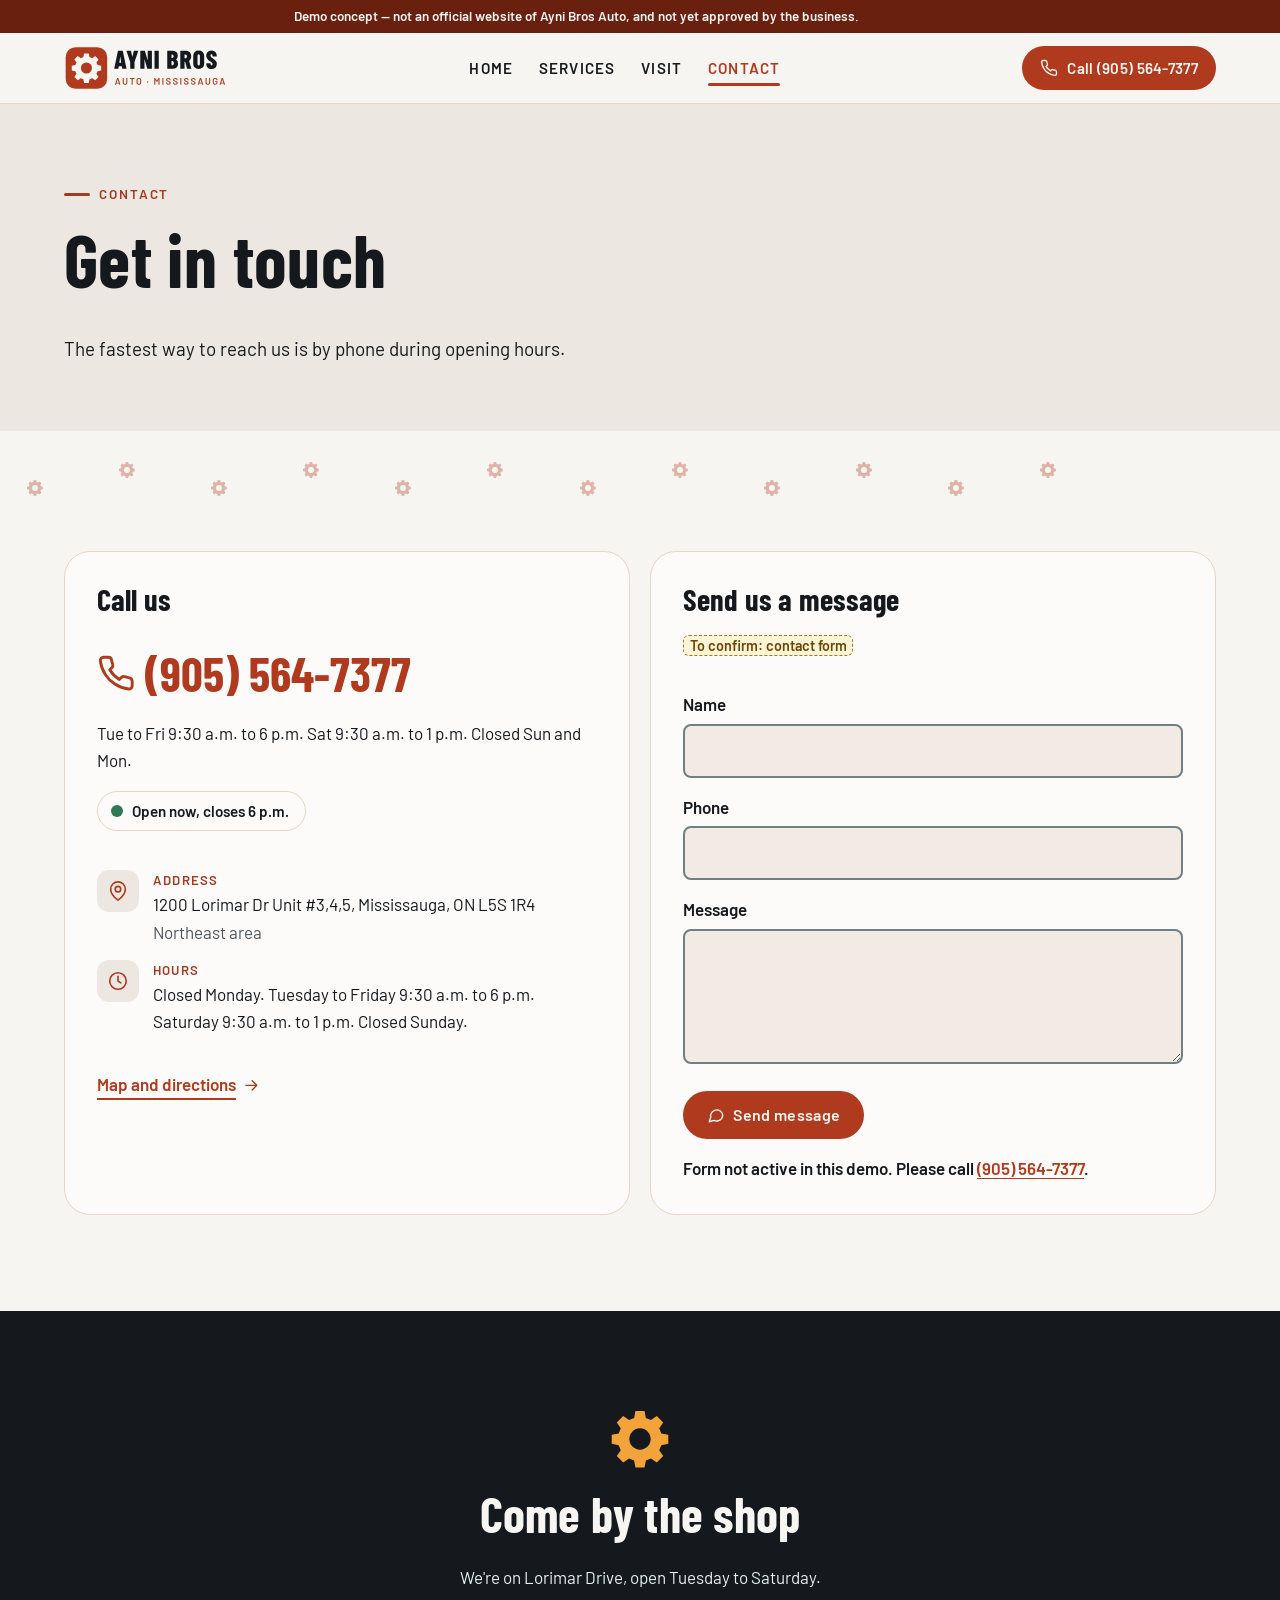
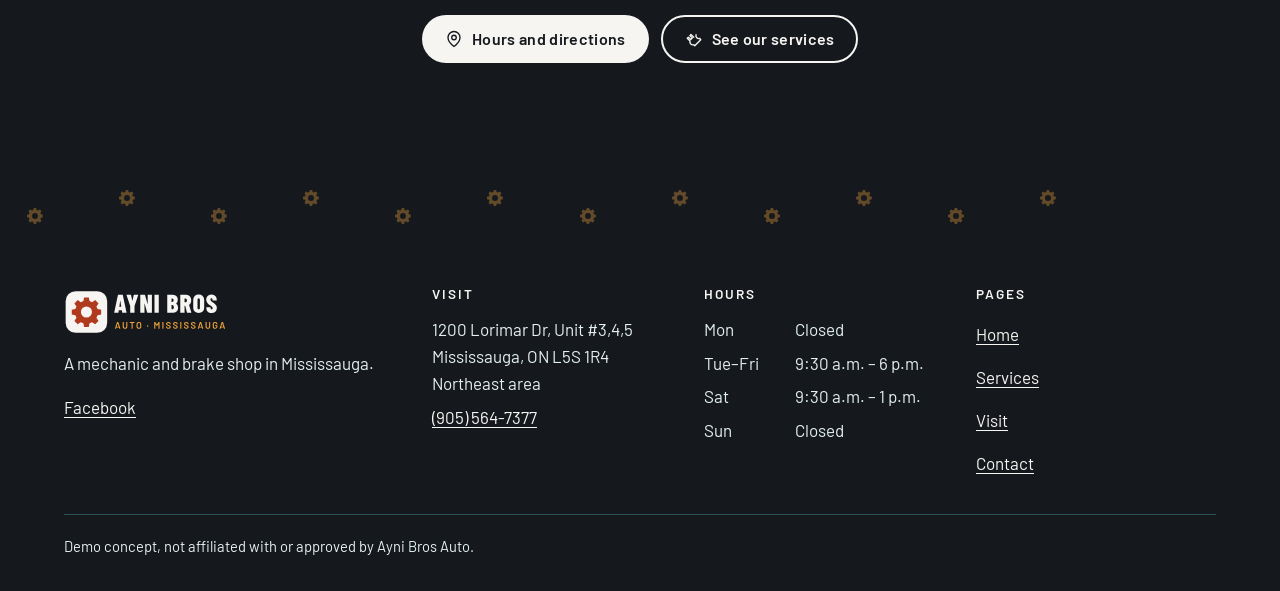
<file: contact.html>
<!DOCTYPE html>
<html lang="en-CA">
<head>
  <meta charset="utf-8">
  <meta name="viewport" content="width=device-width, initial-scale=1, viewport-fit=cover">
  <script>document.documentElement.classList.add("js")</script>
  <title>Contact | Ayni Bros Auto (demo concept)</title>
  <meta name="description" content="Demo concept website for Ayni Bros Auto, a mechanic and brake shop in Mississauga — not the official site. Call (905) 564-7377.">
  <meta property="og:type" content="website">
  <meta property="og:site_name" content="Ayni Bros Auto (demo concept)">
  <meta property="og:locale" content="en_CA">
  <meta property="og:title" content="Contact | Ayni Bros Auto (demo concept)">
  <meta property="og:description" content="Demo concept website for Ayni Bros Auto, a mechanic and brake shop in Mississauga — not the official site. Call (905) 564-7377.">
  <meta property="og:url" content="https://mikelagumbay22.github.io/ayni-bros-auto-demo/contact.html">
  <meta property="og:image" content="https://mikelagumbay22.github.io/ayni-bros-auto-demo/img/og-image.jpg">
  <meta property="og:image:type" content="image/jpeg">
  <meta property="og:image:width" content="1200">
  <meta property="og:image:height" content="630">
  <meta property="og:image:alt" content="Demo concept, not the official site. A grey car raised on a two-post lift in a garage, with a rear wheel off and the brake disc showing (illustrative image, not a photo of the auto repair shop)">
  <meta name="twitter:card" content="summary_large_image">
  <meta name="twitter:title" content="Contact | Ayni Bros Auto (demo concept)">
  <meta name="twitter:description" content="Demo concept website for Ayni Bros Auto, a mechanic and brake shop in Mississauga — not the official site. Call (905) 564-7377.">
  <meta name="twitter:image" content="https://mikelagumbay22.github.io/ayni-bros-auto-demo/img/og-image.jpg">
  <meta name="twitter:image:alt" content="Demo concept, not the official site. A grey car raised on a two-post lift in a garage, with a rear wheel off and the brake disc showing (illustrative image, not a photo of the auto repair shop)">
  <meta name="robots" content="noindex, nofollow">
  <meta name="theme-color" content="#15191E">
  <link rel="preload" href="fonts/barlowcondensed-700-latin.woff2" as="font" type="font/woff2" crossorigin>
  <link rel="preload" href="fonts/barlow-400-latin.woff2" as="font" type="font/woff2" crossorigin>
  <link rel="preload" href="fonts/barlow-600-latin.woff2" as="font" type="font/woff2" crossorigin>
  <link rel="stylesheet" href="css/site.css?v=4689af2e">
  <link rel="icon" href="img/favicon.ico" sizes="any">
  <link rel="icon" type="image/png" sizes="512x512" href="img/favicon-512.png">
  <link rel="apple-touch-icon" href="img/apple-touch-icon.png">
</head>
<body class="page-contact" data-hours='[{"day": "Monday", "display": "Closed", "closed": true, "opens": "", "closes": ""}, {"day": "Tuesday", "display": "9:30 a.m. – 6 p.m.", "closed": false, "opens": "09:30", "closes": "18:00"}, {"day": "Wednesday", "display": "9:30 a.m. – 6 p.m.", "closed": false, "opens": "09:30", "closes": "18:00"}, {"day": "Thursday", "display": "9:30 a.m. – 6 p.m.", "closed": false, "opens": "09:30", "closes": "18:00"}, {"day": "Friday", "display": "9:30 a.m. – 6 p.m.", "closed": false, "opens": "09:30", "closes": "18:00"}, {"day": "Saturday", "display": "9:30 a.m. – 1 p.m.", "closed": false, "opens": "09:30", "closes": "13:00"}, {"day": "Sunday", "display": "Closed", "closed": true, "opens": "", "closes": ""}]'>
<aside class="demo-banner" aria-label="Demo notice">
  <p class="container">Demo concept — not an official website of Ayni Bros Auto, and not yet approved by the business.</p>
</aside>
<a class="skip-link" href="#main">Skip to content</a>
<header class="site-header">
  <div class="container header-inner">
    <a class="brand" href="index.html">
      <img src="img/logo.svg" alt="Ayni Bros Auto, home" width="196" height="60">
    </a>
    <nav class="site-nav desktop-nav" aria-label="Main">
      <ul>
        <li><a href="index.html">Home</a></li>
        <li><a href="services.html">Services</a></li>
        <li><a href="visit.html">Visit</a></li>
        <li><a href="contact.html" aria-current="page">Contact</a></li>
      </ul>
    </nav>
    <div class="header-actions">
      <a class="btn btn--primary btn--sm header-cta" href="tel:+19055647377"><svg viewBox="0 0 24 24" fill="none" stroke="currentColor" stroke-width="1.8" stroke-linecap="round" stroke-linejoin="round" aria-hidden="true" focusable="false"><path d="M22 16.9v3a2 2 0 0 1-2.2 2 19.8 19.8 0 0 1-8.6-3.1 19.5 19.5 0 0 1-6-6A19.8 19.8 0 0 1 2.1 4.2 2 2 0 0 1 4.1 2h3a2 2 0 0 1 2 1.7c.1 1 .4 1.9.7 2.8a2 2 0 0 1-.5 2.1L8 9.9a16 16 0 0 0 6 6l1.3-1.3a2 2 0 0 1 2.1-.4c.9.3 1.8.6 2.8.7a2 2 0 0 1 1.7 2z"/></svg>Call (905) 564-7377</a>
      <button type="button" class="menu-toggle" id="menu-toggle" aria-controls="mobile-nav" aria-expanded="false">
        <span class="burger" aria-hidden="true"><span></span><span></span><span></span></span>
        <span class="menu-toggle__label">Menu</span>
      </button>
    </div>
  </div>
  <div class="mobile-nav" id="mobile-nav" hidden>
    <nav aria-label="Mobile">
      <ul>
        <li style="--i:0"><a href="index.html">Home</a></li>
        <li style="--i:1"><a href="services.html">Services</a></li>
        <li style="--i:2"><a href="visit.html">Visit</a></li>
        <li style="--i:3"><a href="contact.html" aria-current="page">Contact</a></li>
        <li style="--i:4"><a class="mobile-nav__cta" href="tel:+19055647377"><svg viewBox="0 0 24 24" fill="none" stroke="currentColor" stroke-width="1.8" stroke-linecap="round" stroke-linejoin="round" aria-hidden="true" focusable="false"><path d="M22 16.9v3a2 2 0 0 1-2.2 2 19.8 19.8 0 0 1-8.6-3.1 19.5 19.5 0 0 1-6-6A19.8 19.8 0 0 1 2.1 4.2 2 2 0 0 1 4.1 2h3a2 2 0 0 1 2 1.7c.1 1 .4 1.9.7 2.8a2 2 0 0 1-.5 2.1L8 9.9a16 16 0 0 0 6 6l1.3-1.3a2 2 0 0 1 2.1-.4c.9.3 1.8.6 2.8.7a2 2 0 0 1 1.7 2z"/></svg>Call (905) 564-7377</a></li>
      </ul>
    </nav>
  </div>
</header>
<main id="main">

<section class="page-hero" aria-labelledby="contact-title">
  <div class="container"><div class="section-head">
    <p class="eyebrow">Contact</p>
    <h1 id="contact-title">Get in touch</h1>
    <p class="lead">The fastest way to reach us is by phone during opening hours.</p>
  </div></div>
</section>
<div class="trail " aria-hidden="true" data-trail>
  <div class="trail__prints">
    <svg class="trail__print" style="left:2.0%;--i:0" viewBox="0 0 24 24" fill="currentColor" focusable="false"><path d="M10.3 1.5h3.4l.5 2.6 1.9.8 2.2-1.5 2.4 2.4-1.5 2.2.8 1.9 2.6.5v3.4l-2.6.5-.8 1.9 1.5 2.2-2.4 2.4-2.2-1.5-1.9.8-.5 2.6h-3.4l-.5-2.6-1.9-.8-2.2 1.5-2.4-2.4 1.5-2.2-.8-1.9-2.6-.5v-3.4l2.6-.5.8-1.9-1.5-2.2 2.4-2.4 2.2 1.5 1.9-.8zM12 8a4 4 0 1 0 0 8 4 4 0 0 0 0-8z"/></svg>
    <svg class="trail__print is-up" style="left:9.2%;--i:1" viewBox="0 0 24 24" fill="currentColor" focusable="false"><path d="M10.3 1.5h3.4l.5 2.6 1.9.8 2.2-1.5 2.4 2.4-1.5 2.2.8 1.9 2.6.5v3.4l-2.6.5-.8 1.9 1.5 2.2-2.4 2.4-2.2-1.5-1.9.8-.5 2.6h-3.4l-.5-2.6-1.9-.8-2.2 1.5-2.4-2.4 1.5-2.2-.8-1.9-2.6-.5v-3.4l2.6-.5.8-1.9-1.5-2.2 2.4-2.4 2.2 1.5 1.9-.8zM12 8a4 4 0 1 0 0 8 4 4 0 0 0 0-8z"/></svg>
    <svg class="trail__print" style="left:16.4%;--i:2" viewBox="0 0 24 24" fill="currentColor" focusable="false"><path d="M10.3 1.5h3.4l.5 2.6 1.9.8 2.2-1.5 2.4 2.4-1.5 2.2.8 1.9 2.6.5v3.4l-2.6.5-.8 1.9 1.5 2.2-2.4 2.4-2.2-1.5-1.9.8-.5 2.6h-3.4l-.5-2.6-1.9-.8-2.2 1.5-2.4-2.4 1.5-2.2-.8-1.9-2.6-.5v-3.4l2.6-.5.8-1.9-1.5-2.2 2.4-2.4 2.2 1.5 1.9-.8zM12 8a4 4 0 1 0 0 8 4 4 0 0 0 0-8z"/></svg>
    <svg class="trail__print is-up" style="left:23.6%;--i:3" viewBox="0 0 24 24" fill="currentColor" focusable="false"><path d="M10.3 1.5h3.4l.5 2.6 1.9.8 2.2-1.5 2.4 2.4-1.5 2.2.8 1.9 2.6.5v3.4l-2.6.5-.8 1.9 1.5 2.2-2.4 2.4-2.2-1.5-1.9.8-.5 2.6h-3.4l-.5-2.6-1.9-.8-2.2 1.5-2.4-2.4 1.5-2.2-.8-1.9-2.6-.5v-3.4l2.6-.5.8-1.9-1.5-2.2 2.4-2.4 2.2 1.5 1.9-.8zM12 8a4 4 0 1 0 0 8 4 4 0 0 0 0-8z"/></svg>
    <svg class="trail__print" style="left:30.8%;--i:4" viewBox="0 0 24 24" fill="currentColor" focusable="false"><path d="M10.3 1.5h3.4l.5 2.6 1.9.8 2.2-1.5 2.4 2.4-1.5 2.2.8 1.9 2.6.5v3.4l-2.6.5-.8 1.9 1.5 2.2-2.4 2.4-2.2-1.5-1.9.8-.5 2.6h-3.4l-.5-2.6-1.9-.8-2.2 1.5-2.4-2.4 1.5-2.2-.8-1.9-2.6-.5v-3.4l2.6-.5.8-1.9-1.5-2.2 2.4-2.4 2.2 1.5 1.9-.8zM12 8a4 4 0 1 0 0 8 4 4 0 0 0 0-8z"/></svg>
    <svg class="trail__print is-up" style="left:38.0%;--i:5" viewBox="0 0 24 24" fill="currentColor" focusable="false"><path d="M10.3 1.5h3.4l.5 2.6 1.9.8 2.2-1.5 2.4 2.4-1.5 2.2.8 1.9 2.6.5v3.4l-2.6.5-.8 1.9 1.5 2.2-2.4 2.4-2.2-1.5-1.9.8-.5 2.6h-3.4l-.5-2.6-1.9-.8-2.2 1.5-2.4-2.4 1.5-2.2-.8-1.9-2.6-.5v-3.4l2.6-.5.8-1.9-1.5-2.2 2.4-2.4 2.2 1.5 1.9-.8zM12 8a4 4 0 1 0 0 8 4 4 0 0 0 0-8z"/></svg>
    <svg class="trail__print" style="left:45.2%;--i:6" viewBox="0 0 24 24" fill="currentColor" focusable="false"><path d="M10.3 1.5h3.4l.5 2.6 1.9.8 2.2-1.5 2.4 2.4-1.5 2.2.8 1.9 2.6.5v3.4l-2.6.5-.8 1.9 1.5 2.2-2.4 2.4-2.2-1.5-1.9.8-.5 2.6h-3.4l-.5-2.6-1.9-.8-2.2 1.5-2.4-2.4 1.5-2.2-.8-1.9-2.6-.5v-3.4l2.6-.5.8-1.9-1.5-2.2 2.4-2.4 2.2 1.5 1.9-.8zM12 8a4 4 0 1 0 0 8 4 4 0 0 0 0-8z"/></svg>
    <svg class="trail__print is-up" style="left:52.4%;--i:7" viewBox="0 0 24 24" fill="currentColor" focusable="false"><path d="M10.3 1.5h3.4l.5 2.6 1.9.8 2.2-1.5 2.4 2.4-1.5 2.2.8 1.9 2.6.5v3.4l-2.6.5-.8 1.9 1.5 2.2-2.4 2.4-2.2-1.5-1.9.8-.5 2.6h-3.4l-.5-2.6-1.9-.8-2.2 1.5-2.4-2.4 1.5-2.2-.8-1.9-2.6-.5v-3.4l2.6-.5.8-1.9-1.5-2.2 2.4-2.4 2.2 1.5 1.9-.8zM12 8a4 4 0 1 0 0 8 4 4 0 0 0 0-8z"/></svg>
    <svg class="trail__print" style="left:59.6%;--i:8" viewBox="0 0 24 24" fill="currentColor" focusable="false"><path d="M10.3 1.5h3.4l.5 2.6 1.9.8 2.2-1.5 2.4 2.4-1.5 2.2.8 1.9 2.6.5v3.4l-2.6.5-.8 1.9 1.5 2.2-2.4 2.4-2.2-1.5-1.9.8-.5 2.6h-3.4l-.5-2.6-1.9-.8-2.2 1.5-2.4-2.4 1.5-2.2-.8-1.9-2.6-.5v-3.4l2.6-.5.8-1.9-1.5-2.2 2.4-2.4 2.2 1.5 1.9-.8zM12 8a4 4 0 1 0 0 8 4 4 0 0 0 0-8z"/></svg>
    <svg class="trail__print is-up" style="left:66.8%;--i:9" viewBox="0 0 24 24" fill="currentColor" focusable="false"><path d="M10.3 1.5h3.4l.5 2.6 1.9.8 2.2-1.5 2.4 2.4-1.5 2.2.8 1.9 2.6.5v3.4l-2.6.5-.8 1.9 1.5 2.2-2.4 2.4-2.2-1.5-1.9.8-.5 2.6h-3.4l-.5-2.6-1.9-.8-2.2 1.5-2.4-2.4 1.5-2.2-.8-1.9-2.6-.5v-3.4l2.6-.5.8-1.9-1.5-2.2 2.4-2.4 2.2 1.5 1.9-.8zM12 8a4 4 0 1 0 0 8 4 4 0 0 0 0-8z"/></svg>
    <svg class="trail__print" style="left:74.0%;--i:10" viewBox="0 0 24 24" fill="currentColor" focusable="false"><path d="M10.3 1.5h3.4l.5 2.6 1.9.8 2.2-1.5 2.4 2.4-1.5 2.2.8 1.9 2.6.5v3.4l-2.6.5-.8 1.9 1.5 2.2-2.4 2.4-2.2-1.5-1.9.8-.5 2.6h-3.4l-.5-2.6-1.9-.8-2.2 1.5-2.4-2.4 1.5-2.2-.8-1.9-2.6-.5v-3.4l2.6-.5.8-1.9-1.5-2.2 2.4-2.4 2.2 1.5 1.9-.8zM12 8a4 4 0 1 0 0 8 4 4 0 0 0 0-8z"/></svg>
    <svg class="trail__print is-up" style="left:81.2%;--i:11" viewBox="0 0 24 24" fill="currentColor" focusable="false"><path d="M10.3 1.5h3.4l.5 2.6 1.9.8 2.2-1.5 2.4 2.4-1.5 2.2.8 1.9 2.6.5v3.4l-2.6.5-.8 1.9 1.5 2.2-2.4 2.4-2.2-1.5-1.9.8-.5 2.6h-3.4l-.5-2.6-1.9-.8-2.2 1.5-2.4-2.4 1.5-2.2-.8-1.9-2.6-.5v-3.4l2.6-.5.8-1.9-1.5-2.2 2.4-2.4 2.2 1.5 1.9-.8zM12 8a4 4 0 1 0 0 8 4 4 0 0 0 0-8z"/></svg>
  </div>
  <div class="container" style="position:relative;height:100%;container-type:inline-size">
  </div>
</div>

<section class="section section--tight" aria-label="Phone and message form">
  <div class="container"><div class="card-grid card-grid--2">
    <div class="card reveal reveal-l">
      <h2 class="h3" style="font-size:1.9rem">Call us</h2>
      <a class="phone-big" href="tel:+19055647377"><svg viewBox="0 0 24 24" fill="none" stroke="currentColor" stroke-width="1.8" stroke-linecap="round" stroke-linejoin="round" aria-hidden="true" focusable="false"><path d="M22 16.9v3a2 2 0 0 1-2.2 2 19.8 19.8 0 0 1-8.6-3.1 19.5 19.5 0 0 1-6-6A19.8 19.8 0 0 1 2.1 4.2 2 2 0 0 1 4.1 2h3a2 2 0 0 1 2 1.7c.1 1 .4 1.9.7 2.8a2 2 0 0 1-.5 2.1L8 9.9a16 16 0 0 0 6 6l1.3-1.3a2 2 0 0 1 2.1-.4c.9.3 1.8.6 2.8.7a2 2 0 0 1 1.7 2z"/></svg>(905) 564-7377</a>
      <p>Tue to Fri 9:30 a.m. to 6 p.m. Sat 9:30 a.m. to 1 p.m. Closed Sun and Mon.</p>
      <p class="status " data-status data-state="neutral"><span class="status__dot" aria-hidden="true"></span><span class="status__text">Open Tue–Fri 9:30 a.m. to 6 p.m. and Sat 9:30 a.m. to 1 p.m.</span></p>
      <ul class="info-list" style="margin-top:1.5rem">
        <li><span class="ico"><svg viewBox="0 0 24 24" fill="none" stroke="currentColor" stroke-width="1.8" stroke-linecap="round" stroke-linejoin="round" aria-hidden="true" focusable="false"><path d="M20 10c0 6-8 12-8 12S4 16 4 10a8 8 0 0 1 16 0z"/><circle cx="12" cy="10" r="3"/></svg></span><div><span class="label">Address</span>1200 Lorimar Dr Unit #3,4,5, Mississauga, ON L5S 1R4<br><span class="muted">Northeast area</span></div></li>
        <li><span class="ico"><svg viewBox="0 0 24 24" fill="none" stroke="currentColor" stroke-width="1.8" stroke-linecap="round" stroke-linejoin="round" aria-hidden="true" focusable="false"><circle cx="12" cy="12" r="9"/><path d="M12 7v5l3 2"/></svg></span><div><span class="label">Hours</span>Closed Monday. Tuesday to Friday 9:30 a.m. to 6 p.m. Saturday 9:30 a.m. to 1 p.m. Closed Sunday.</div></li>
      </ul>
      <a class="text-link" href="visit.html"><span>Map and directions</span><svg viewBox="0 0 24 24" fill="none" stroke="currentColor" stroke-width="1.8" stroke-linecap="round" stroke-linejoin="round" aria-hidden="true" focusable="false"><path d="M5 12h14M13 6l6 6-6 6"/></svg></a>
    </div>
    <form class="card demo-form reveal reveal-r" aria-labelledby="form-title" onsubmit="return false">
      <h2 class="h3" id="form-title" style="font-size:1.9rem">Send us a message</h2><p><mark class="ph-inline">To confirm: contact form</mark></p>
      <fieldset disabled>
        <legend class="visually-hidden">Message form (not active in this demo)</legend>
        <label for="f-name">Name</label><input id="f-name" name="name" type="text" autocomplete="name">
        <label for="f-phone">Phone</label><input id="f-phone" name="phone" type="tel" autocomplete="tel">
        <label for="f-msg">Message</label><textarea id="f-msg" name="message" rows="4"></textarea>
        <button class="btn btn--primary" type="submit"><svg viewBox="0 0 24 24" fill="none" stroke="currentColor" stroke-width="1.8" stroke-linecap="round" stroke-linejoin="round" aria-hidden="true" focusable="false"><path d="M21 12a8 8 0 0 1-11.6 7.1L3 21l1.9-6.1A8 8 0 1 1 21 12z"/></svg>Send message</button>
      </fieldset>
      <p class="form-note">Form not active in this demo. Please call <a href="tel:+19055647377">(905) 564-7377</a>.</p>
    </form>
  </div></div>
</section>

<section class="section cta-band on-dark" aria-labelledby="contact-cta-title">
  <div class="container reveal">
    <div class="mini-paw" aria-hidden="true">
  <svg class="mini-paw__icon" viewBox="0 0 24 24" fill="currentColor" focusable="false"><path d="M10.3 1.5h3.4l.5 2.6 1.9.8 2.2-1.5 2.4 2.4-1.5 2.2.8 1.9 2.6.5v3.4l-2.6.5-.8 1.9 1.5 2.2-2.4 2.4-2.2-1.5-1.9.8-.5 2.6h-3.4l-.5-2.6-1.9-.8-2.2 1.5-2.4-2.4 1.5-2.2-.8-1.9-2.6-.5v-3.4l2.6-.5.8-1.9-1.5-2.2 2.4-2.4 2.2 1.5 1.9-.8zM12 8a4 4 0 1 0 0 8 4 4 0 0 0 0-8z"/></svg>
  <span class="pup__bubble" style="left:4%;top:30%;width:18%;--i:0"></span>
  <span class="pup__bubble" style="left:72%;top:10%;width:14%;--i:1"></span>
  <span class="pup__bubble" style="left:80%;top:46%;width:11%;--i:2"></span>
</div>
    <h2 id="contact-cta-title">Come by the shop</h2>
    <p>We&#39;re on Lorimar Drive, open Tuesday to Saturday.</p>
    <div class="btn-row">
      <a class="btn btn--light" href="visit.html"><svg viewBox="0 0 24 24" fill="none" stroke="currentColor" stroke-width="1.8" stroke-linecap="round" stroke-linejoin="round" aria-hidden="true" focusable="false"><path d="M20 10c0 6-8 12-8 12S4 16 4 10a8 8 0 0 1 16 0z"/><circle cx="12" cy="10" r="3"/></svg>Hours and directions</a>
      <a class="btn btn--outline-light" href="services.html"><svg viewBox="0 0 24 24" fill="none" stroke="currentColor" stroke-width="1.8" stroke-linecap="round" stroke-linejoin="round" aria-hidden="true" focusable="false"><path d="M14.7 6.3a4 4 0 0 0 5 5L21 13l-8 8-1.3-1.3a4 4 0 0 1-5-5L3 11l1.5-1.5 3.2 3.2 2-2-3.2-3.2L8 6l3.7 3.7"/></svg>See our services</a>
    </div>
  </div>
</section>

</main>
<div class="trail trail--dark" aria-hidden="true" data-trail>
  <div class="trail__prints">
    <svg class="trail__print" style="left:2.0%;--i:0" viewBox="0 0 24 24" fill="currentColor" focusable="false"><path d="M10.3 1.5h3.4l.5 2.6 1.9.8 2.2-1.5 2.4 2.4-1.5 2.2.8 1.9 2.6.5v3.4l-2.6.5-.8 1.9 1.5 2.2-2.4 2.4-2.2-1.5-1.9.8-.5 2.6h-3.4l-.5-2.6-1.9-.8-2.2 1.5-2.4-2.4 1.5-2.2-.8-1.9-2.6-.5v-3.4l2.6-.5.8-1.9-1.5-2.2 2.4-2.4 2.2 1.5 1.9-.8zM12 8a4 4 0 1 0 0 8 4 4 0 0 0 0-8z"/></svg>
    <svg class="trail__print is-up" style="left:9.2%;--i:1" viewBox="0 0 24 24" fill="currentColor" focusable="false"><path d="M10.3 1.5h3.4l.5 2.6 1.9.8 2.2-1.5 2.4 2.4-1.5 2.2.8 1.9 2.6.5v3.4l-2.6.5-.8 1.9 1.5 2.2-2.4 2.4-2.2-1.5-1.9.8-.5 2.6h-3.4l-.5-2.6-1.9-.8-2.2 1.5-2.4-2.4 1.5-2.2-.8-1.9-2.6-.5v-3.4l2.6-.5.8-1.9-1.5-2.2 2.4-2.4 2.2 1.5 1.9-.8zM12 8a4 4 0 1 0 0 8 4 4 0 0 0 0-8z"/></svg>
    <svg class="trail__print" style="left:16.4%;--i:2" viewBox="0 0 24 24" fill="currentColor" focusable="false"><path d="M10.3 1.5h3.4l.5 2.6 1.9.8 2.2-1.5 2.4 2.4-1.5 2.2.8 1.9 2.6.5v3.4l-2.6.5-.8 1.9 1.5 2.2-2.4 2.4-2.2-1.5-1.9.8-.5 2.6h-3.4l-.5-2.6-1.9-.8-2.2 1.5-2.4-2.4 1.5-2.2-.8-1.9-2.6-.5v-3.4l2.6-.5.8-1.9-1.5-2.2 2.4-2.4 2.2 1.5 1.9-.8zM12 8a4 4 0 1 0 0 8 4 4 0 0 0 0-8z"/></svg>
    <svg class="trail__print is-up" style="left:23.6%;--i:3" viewBox="0 0 24 24" fill="currentColor" focusable="false"><path d="M10.3 1.5h3.4l.5 2.6 1.9.8 2.2-1.5 2.4 2.4-1.5 2.2.8 1.9 2.6.5v3.4l-2.6.5-.8 1.9 1.5 2.2-2.4 2.4-2.2-1.5-1.9.8-.5 2.6h-3.4l-.5-2.6-1.9-.8-2.2 1.5-2.4-2.4 1.5-2.2-.8-1.9-2.6-.5v-3.4l2.6-.5.8-1.9-1.5-2.2 2.4-2.4 2.2 1.5 1.9-.8zM12 8a4 4 0 1 0 0 8 4 4 0 0 0 0-8z"/></svg>
    <svg class="trail__print" style="left:30.8%;--i:4" viewBox="0 0 24 24" fill="currentColor" focusable="false"><path d="M10.3 1.5h3.4l.5 2.6 1.9.8 2.2-1.5 2.4 2.4-1.5 2.2.8 1.9 2.6.5v3.4l-2.6.5-.8 1.9 1.5 2.2-2.4 2.4-2.2-1.5-1.9.8-.5 2.6h-3.4l-.5-2.6-1.9-.8-2.2 1.5-2.4-2.4 1.5-2.2-.8-1.9-2.6-.5v-3.4l2.6-.5.8-1.9-1.5-2.2 2.4-2.4 2.2 1.5 1.9-.8zM12 8a4 4 0 1 0 0 8 4 4 0 0 0 0-8z"/></svg>
    <svg class="trail__print is-up" style="left:38.0%;--i:5" viewBox="0 0 24 24" fill="currentColor" focusable="false"><path d="M10.3 1.5h3.4l.5 2.6 1.9.8 2.2-1.5 2.4 2.4-1.5 2.2.8 1.9 2.6.5v3.4l-2.6.5-.8 1.9 1.5 2.2-2.4 2.4-2.2-1.5-1.9.8-.5 2.6h-3.4l-.5-2.6-1.9-.8-2.2 1.5-2.4-2.4 1.5-2.2-.8-1.9-2.6-.5v-3.4l2.6-.5.8-1.9-1.5-2.2 2.4-2.4 2.2 1.5 1.9-.8zM12 8a4 4 0 1 0 0 8 4 4 0 0 0 0-8z"/></svg>
    <svg class="trail__print" style="left:45.2%;--i:6" viewBox="0 0 24 24" fill="currentColor" focusable="false"><path d="M10.3 1.5h3.4l.5 2.6 1.9.8 2.2-1.5 2.4 2.4-1.5 2.2.8 1.9 2.6.5v3.4l-2.6.5-.8 1.9 1.5 2.2-2.4 2.4-2.2-1.5-1.9.8-.5 2.6h-3.4l-.5-2.6-1.9-.8-2.2 1.5-2.4-2.4 1.5-2.2-.8-1.9-2.6-.5v-3.4l2.6-.5.8-1.9-1.5-2.2 2.4-2.4 2.2 1.5 1.9-.8zM12 8a4 4 0 1 0 0 8 4 4 0 0 0 0-8z"/></svg>
    <svg class="trail__print is-up" style="left:52.4%;--i:7" viewBox="0 0 24 24" fill="currentColor" focusable="false"><path d="M10.3 1.5h3.4l.5 2.6 1.9.8 2.2-1.5 2.4 2.4-1.5 2.2.8 1.9 2.6.5v3.4l-2.6.5-.8 1.9 1.5 2.2-2.4 2.4-2.2-1.5-1.9.8-.5 2.6h-3.4l-.5-2.6-1.9-.8-2.2 1.5-2.4-2.4 1.5-2.2-.8-1.9-2.6-.5v-3.4l2.6-.5.8-1.9-1.5-2.2 2.4-2.4 2.2 1.5 1.9-.8zM12 8a4 4 0 1 0 0 8 4 4 0 0 0 0-8z"/></svg>
    <svg class="trail__print" style="left:59.6%;--i:8" viewBox="0 0 24 24" fill="currentColor" focusable="false"><path d="M10.3 1.5h3.4l.5 2.6 1.9.8 2.2-1.5 2.4 2.4-1.5 2.2.8 1.9 2.6.5v3.4l-2.6.5-.8 1.9 1.5 2.2-2.4 2.4-2.2-1.5-1.9.8-.5 2.6h-3.4l-.5-2.6-1.9-.8-2.2 1.5-2.4-2.4 1.5-2.2-.8-1.9-2.6-.5v-3.4l2.6-.5.8-1.9-1.5-2.2 2.4-2.4 2.2 1.5 1.9-.8zM12 8a4 4 0 1 0 0 8 4 4 0 0 0 0-8z"/></svg>
    <svg class="trail__print is-up" style="left:66.8%;--i:9" viewBox="0 0 24 24" fill="currentColor" focusable="false"><path d="M10.3 1.5h3.4l.5 2.6 1.9.8 2.2-1.5 2.4 2.4-1.5 2.2.8 1.9 2.6.5v3.4l-2.6.5-.8 1.9 1.5 2.2-2.4 2.4-2.2-1.5-1.9.8-.5 2.6h-3.4l-.5-2.6-1.9-.8-2.2 1.5-2.4-2.4 1.5-2.2-.8-1.9-2.6-.5v-3.4l2.6-.5.8-1.9-1.5-2.2 2.4-2.4 2.2 1.5 1.9-.8zM12 8a4 4 0 1 0 0 8 4 4 0 0 0 0-8z"/></svg>
    <svg class="trail__print" style="left:74.0%;--i:10" viewBox="0 0 24 24" fill="currentColor" focusable="false"><path d="M10.3 1.5h3.4l.5 2.6 1.9.8 2.2-1.5 2.4 2.4-1.5 2.2.8 1.9 2.6.5v3.4l-2.6.5-.8 1.9 1.5 2.2-2.4 2.4-2.2-1.5-1.9.8-.5 2.6h-3.4l-.5-2.6-1.9-.8-2.2 1.5-2.4-2.4 1.5-2.2-.8-1.9-2.6-.5v-3.4l2.6-.5.8-1.9-1.5-2.2 2.4-2.4 2.2 1.5 1.9-.8zM12 8a4 4 0 1 0 0 8 4 4 0 0 0 0-8z"/></svg>
    <svg class="trail__print is-up" style="left:81.2%;--i:11" viewBox="0 0 24 24" fill="currentColor" focusable="false"><path d="M10.3 1.5h3.4l.5 2.6 1.9.8 2.2-1.5 2.4 2.4-1.5 2.2.8 1.9 2.6.5v3.4l-2.6.5-.8 1.9 1.5 2.2-2.4 2.4-2.2-1.5-1.9.8-.5 2.6h-3.4l-.5-2.6-1.9-.8-2.2 1.5-2.4-2.4 1.5-2.2-.8-1.9-2.6-.5v-3.4l2.6-.5.8-1.9-1.5-2.2 2.4-2.4 2.2 1.5 1.9-.8zM12 8a4 4 0 1 0 0 8 4 4 0 0 0 0-8z"/></svg>
  </div>
  <div class="container" style="position:relative;height:100%;container-type:inline-size">
  </div>
</div>
<footer class="site-footer on-dark">
  <div class="container">
    <div class="footer-grid">
      <div class="footer-brand">
        <a class="brand" href="index.html"><img src="img/logo-reversed.svg" alt="Ayni Bros Auto, home" width="196" height="60" loading="lazy" decoding="async"></a>
        <p>A mechanic and brake shop in Mississauga.</p><p><a href="http://www.facebook.com/1412658325627691" rel="noopener" target="_blank">Facebook<span class="visually-hidden"> (opens in a new tab)</span></a></p>
      </div>
      <div>
        <h2>Visit</h2>
        <ul>
          <li>1200 Lorimar Dr, Unit #3,4,5<br>Mississauga, ON L5S 1R4<br>Northeast area</li>
          <li><a href="tel:+19055647377">(905) 564-7377</a></li>
        </ul>
      </div>
      <div>
        <h2>Hours</h2>
        <ul>
          <li><span class="footer-day">Mon</span> Closed</li>
          <li><span class="footer-day">Tue–Fri</span> 9:30 a.m. – 6 p.m.</li>
          <li><span class="footer-day">Sat</span> 9:30 a.m. – 1 p.m.</li>
          <li><span class="footer-day">Sun</span> Closed</li>
        </ul>
      </div>
      <div>
        <h2>Pages</h2>
        <ul class="footer-nav">
          <li><a href="index.html">Home</a></li>
          <li><a href="services.html">Services</a></li>
          <li><a href="visit.html">Visit</a></li>
          <li><a href="contact.html" aria-current="page">Contact</a></li>
        </ul>
      </div>
    </div>
    <div class="footer-bottom">
      <p class="footer-legal">Demo concept, not affiliated with or approved by Ayni Bros Auto.</p>
    </div>
  </div>
</footer>
<nav class="mobile-callbar" aria-label="Quick actions">
  <a class="btn btn--primary" href="tel:+19055647377" aria-label="Call (905) 564-7377"><svg viewBox="0 0 24 24" fill="none" stroke="currentColor" stroke-width="1.8" stroke-linecap="round" stroke-linejoin="round" aria-hidden="true" focusable="false"><path d="M22 16.9v3a2 2 0 0 1-2.2 2 19.8 19.8 0 0 1-8.6-3.1 19.5 19.5 0 0 1-6-6A19.8 19.8 0 0 1 2.1 4.2 2 2 0 0 1 4.1 2h3a2 2 0 0 1 2 1.7c.1 1 .4 1.9.7 2.8a2 2 0 0 1-.5 2.1L8 9.9a16 16 0 0 0 6 6l1.3-1.3a2 2 0 0 1 2.1-.4c.9.3 1.8.6 2.8.7a2 2 0 0 1 1.7 2z"/></svg>Call</a>
  <a class="btn btn--ghost" href="https://www.google.com/maps/dir/?api=1&amp;destination=Ayni%20Bros%20Auto%2C%201200%20Lorimar%20Dr%20Unit%20%233%2C4%2C5%2C%20Mississauga%2C%20ON%20L5S%201R4" target="_blank" rel="noopener"><svg viewBox="0 0 24 24" fill="none" stroke="currentColor" stroke-width="1.8" stroke-linecap="round" stroke-linejoin="round" aria-hidden="true" focusable="false"><path d="M20 10c0 6-8 12-8 12S4 16 4 10a8 8 0 0 1 16 0z"/><circle cx="12" cy="10" r="3"/></svg>Directions<span class="visually-hidden"> (opens Google Maps in a new tab)</span></a>
  <a class="btn btn--ghost" href="services.html"><svg viewBox="0 0 24 24" fill="none" stroke="currentColor" stroke-width="1.8" stroke-linecap="round" stroke-linejoin="round" aria-hidden="true" focusable="false"><path d="M14.7 6.3a4 4 0 0 0 5 5L21 13l-8 8-1.3-1.3a4 4 0 0 1-5-5L3 11l1.5-1.5 3.2 3.2 2-2-3.2-3.2L8 6l3.7 3.7"/></svg>Services</a>
</nav>
<script src="js/site.js?v=4689af2e" defer></script>
</body>
</html>
</file>
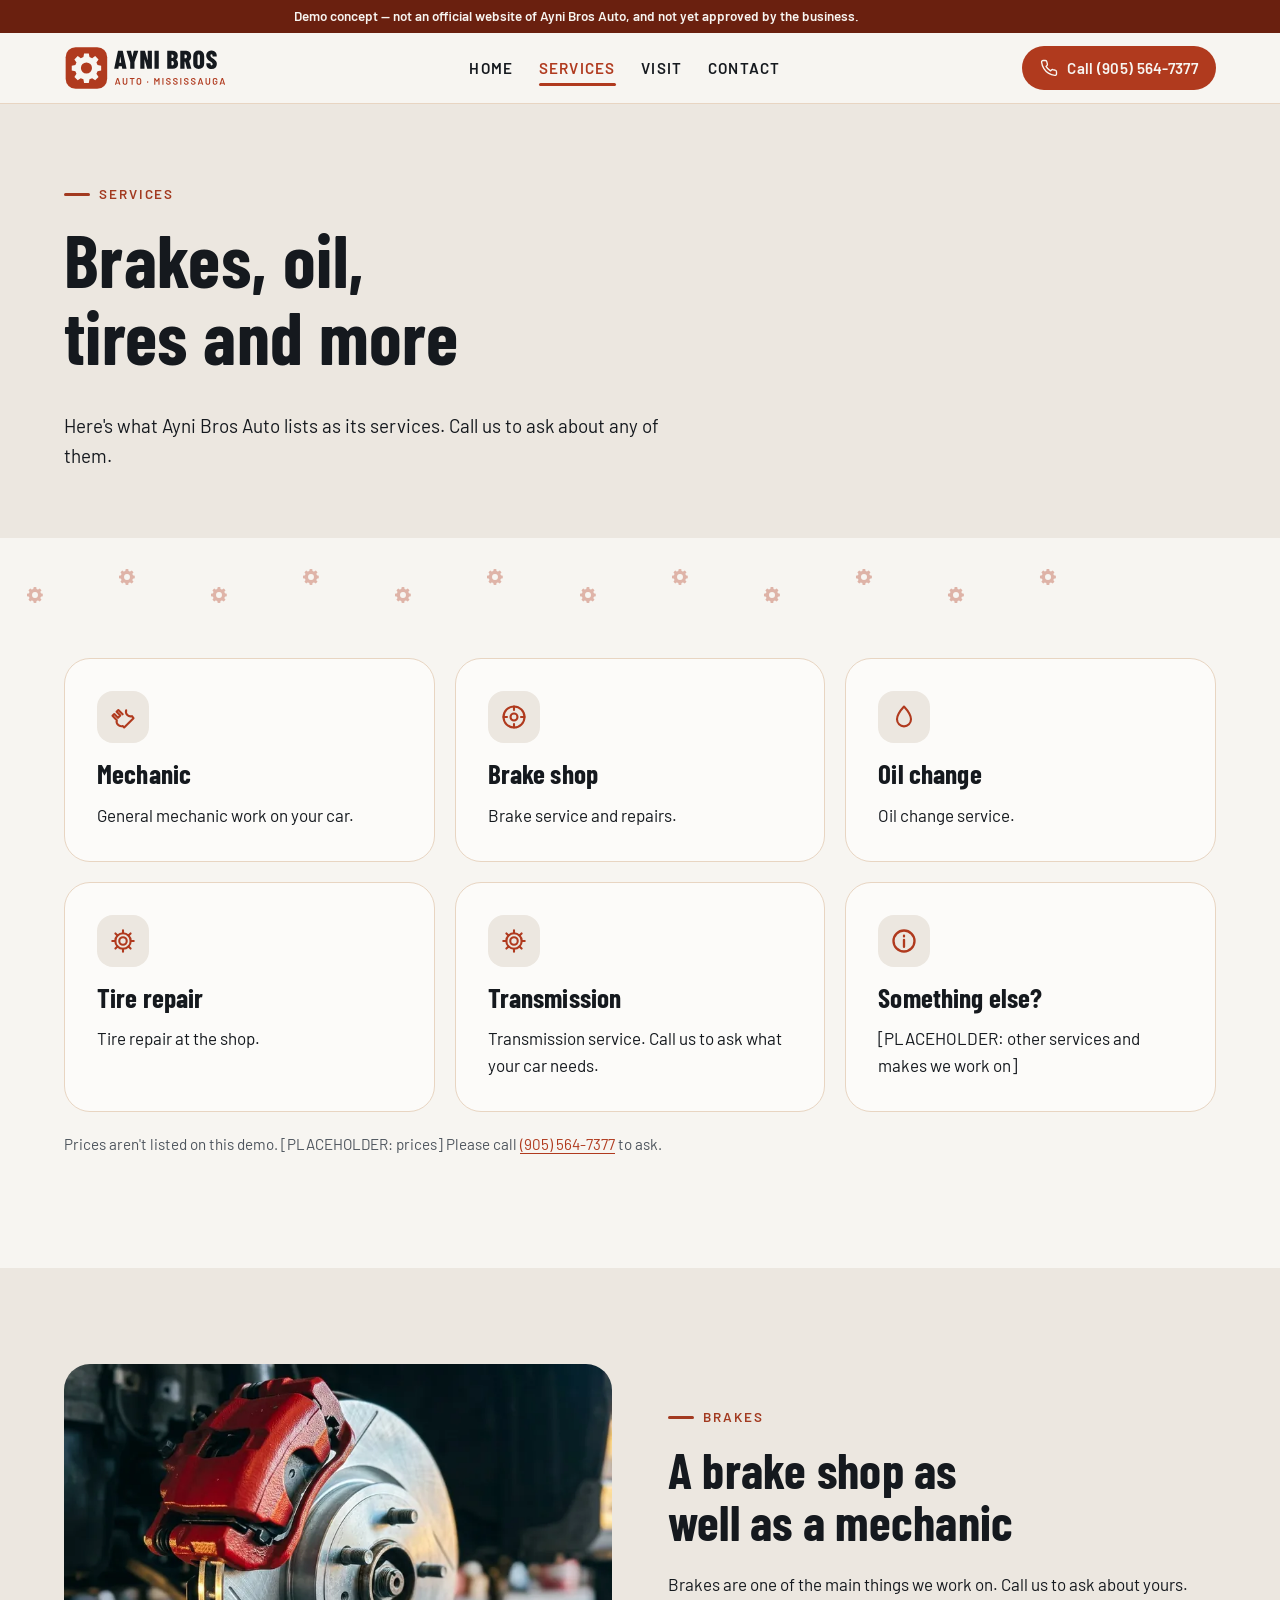
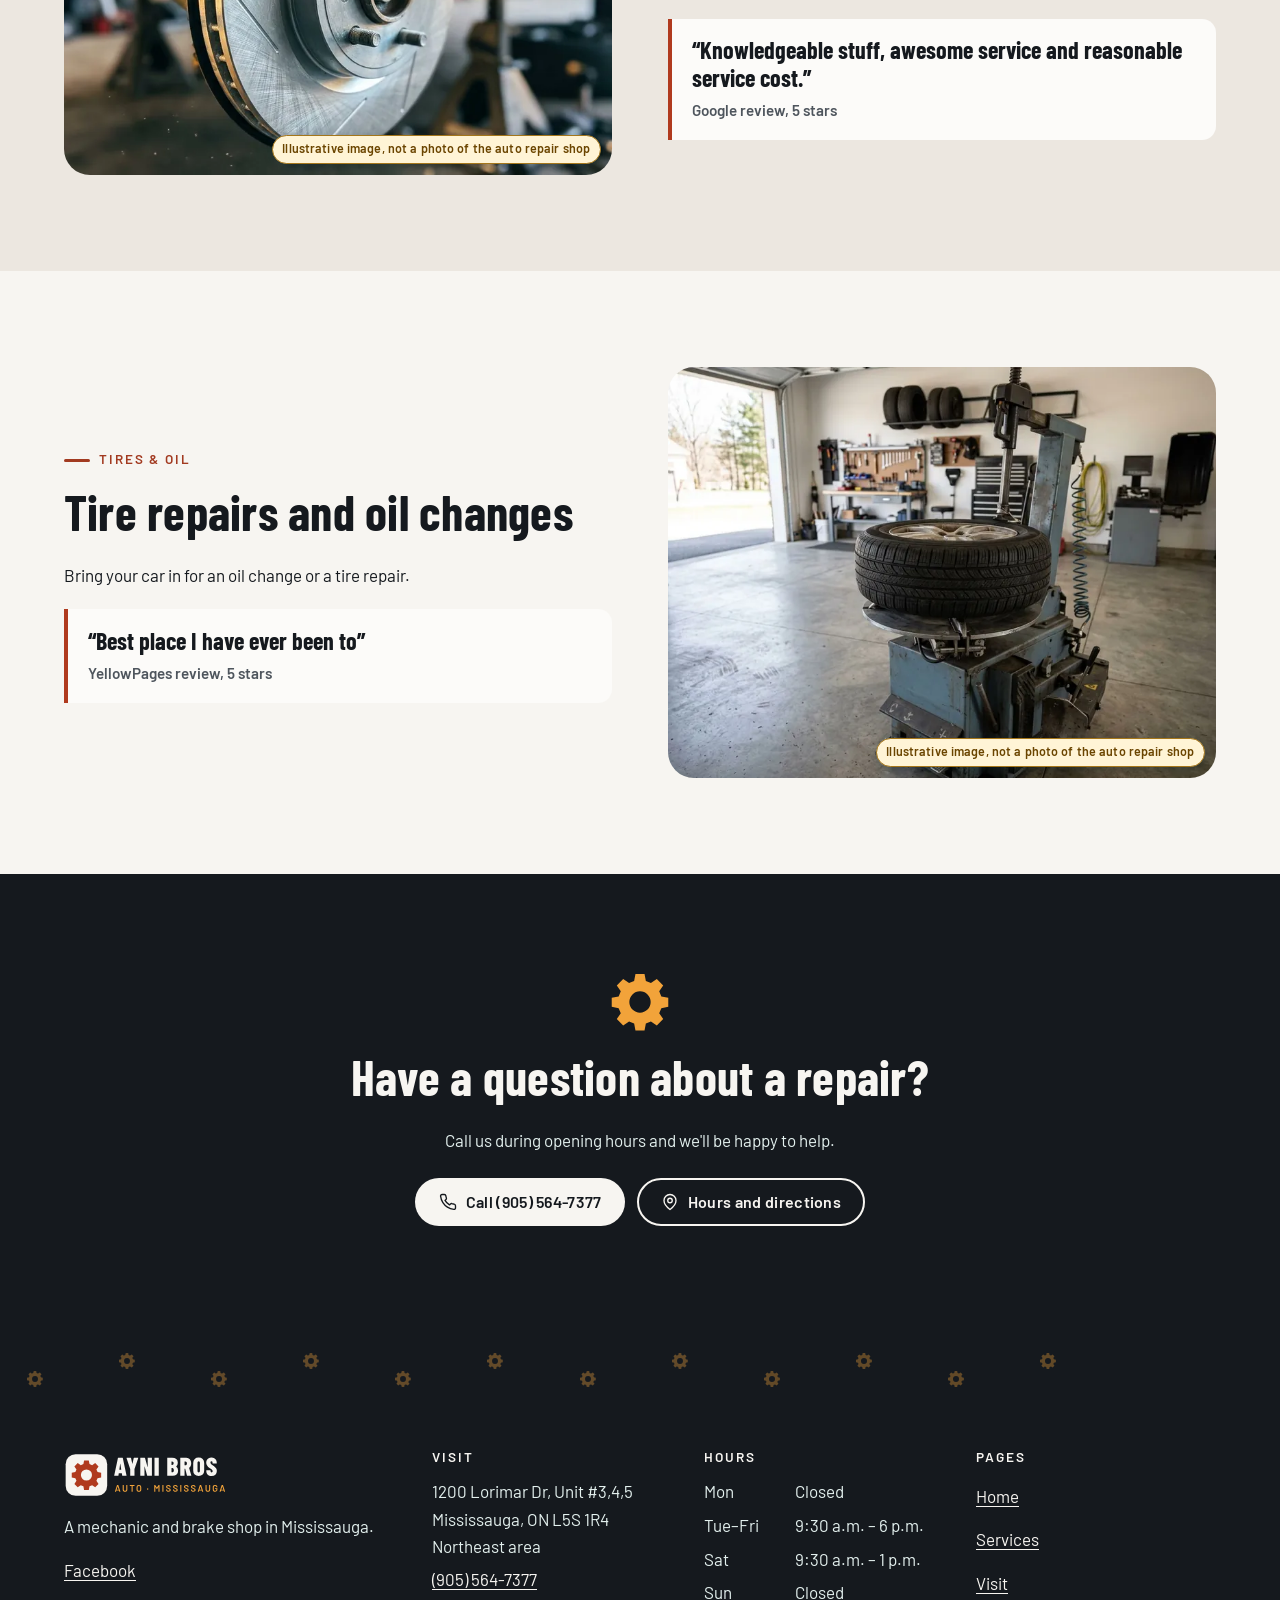
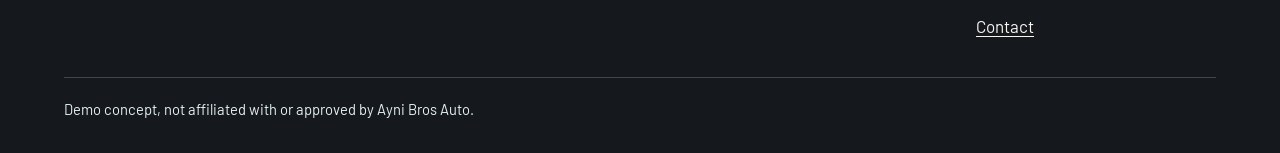
<file: services.html>
<!DOCTYPE html>
<html lang="en-CA">
<head>
  <meta charset="utf-8">
  <meta name="viewport" content="width=device-width, initial-scale=1, viewport-fit=cover">
  <script>document.documentElement.classList.add("js")</script>
  <title>Services | Ayni Bros Auto (demo concept)</title>
  <meta name="description" content="Demo concept website for Ayni Bros Auto, a mechanic and brake shop in Mississauga — not the official site. Brakes, oil, tires and transmission.">
  <meta property="og:type" content="website">
  <meta property="og:site_name" content="Ayni Bros Auto (demo concept)">
  <meta property="og:locale" content="en_CA">
  <meta property="og:title" content="Services | Ayni Bros Auto (demo concept)">
  <meta property="og:description" content="Demo concept website for Ayni Bros Auto, a mechanic and brake shop in Mississauga — not the official site. Brakes, oil, tires and transmission.">
  <meta property="og:url" content="https://mikelagumbay22.github.io/ayni-bros-auto-demo/services.html">
  <meta property="og:image" content="https://mikelagumbay22.github.io/ayni-bros-auto-demo/img/og-image.jpg">
  <meta property="og:image:type" content="image/jpeg">
  <meta property="og:image:width" content="1200">
  <meta property="og:image:height" content="630">
  <meta property="og:image:alt" content="Demo concept, not the official site. A grey car raised on a two-post lift in a garage, with a rear wheel off and the brake disc showing (illustrative image, not a photo of the auto repair shop)">
  <meta name="twitter:card" content="summary_large_image">
  <meta name="twitter:title" content="Services | Ayni Bros Auto (demo concept)">
  <meta name="twitter:description" content="Demo concept website for Ayni Bros Auto, a mechanic and brake shop in Mississauga — not the official site. Brakes, oil, tires and transmission.">
  <meta name="twitter:image" content="https://mikelagumbay22.github.io/ayni-bros-auto-demo/img/og-image.jpg">
  <meta name="twitter:image:alt" content="Demo concept, not the official site. A grey car raised on a two-post lift in a garage, with a rear wheel off and the brake disc showing (illustrative image, not a photo of the auto repair shop)">
  <meta name="robots" content="noindex, nofollow">
  <meta name="theme-color" content="#15191E">
  <link rel="preload" href="fonts/barlowcondensed-700-latin.woff2" as="font" type="font/woff2" crossorigin>
  <link rel="preload" href="fonts/barlow-400-latin.woff2" as="font" type="font/woff2" crossorigin>
  <link rel="preload" href="fonts/barlow-600-latin.woff2" as="font" type="font/woff2" crossorigin>
  <link rel="stylesheet" href="css/site.css?v=4689af2e">
  <link rel="icon" href="img/favicon.ico" sizes="any">
  <link rel="icon" type="image/png" sizes="512x512" href="img/favicon-512.png">
  <link rel="apple-touch-icon" href="img/apple-touch-icon.png">
</head>
<body class="page-services" data-hours='[{"day": "Monday", "display": "Closed", "closed": true, "opens": "", "closes": ""}, {"day": "Tuesday", "display": "9:30 a.m. – 6 p.m.", "closed": false, "opens": "09:30", "closes": "18:00"}, {"day": "Wednesday", "display": "9:30 a.m. – 6 p.m.", "closed": false, "opens": "09:30", "closes": "18:00"}, {"day": "Thursday", "display": "9:30 a.m. – 6 p.m.", "closed": false, "opens": "09:30", "closes": "18:00"}, {"day": "Friday", "display": "9:30 a.m. – 6 p.m.", "closed": false, "opens": "09:30", "closes": "18:00"}, {"day": "Saturday", "display": "9:30 a.m. – 1 p.m.", "closed": false, "opens": "09:30", "closes": "13:00"}, {"day": "Sunday", "display": "Closed", "closed": true, "opens": "", "closes": ""}]'>
<aside class="demo-banner" aria-label="Demo notice">
  <p class="container">Demo concept — not an official website of Ayni Bros Auto, and not yet approved by the business.</p>
</aside>
<a class="skip-link" href="#main">Skip to content</a>
<header class="site-header">
  <div class="container header-inner">
    <a class="brand" href="index.html">
      <img src="img/logo.svg" alt="Ayni Bros Auto, home" width="196" height="60">
    </a>
    <nav class="site-nav desktop-nav" aria-label="Main">
      <ul>
        <li><a href="index.html">Home</a></li>
        <li><a href="services.html" aria-current="page">Services</a></li>
        <li><a href="visit.html">Visit</a></li>
        <li><a href="contact.html">Contact</a></li>
      </ul>
    </nav>
    <div class="header-actions">
      <a class="btn btn--primary btn--sm header-cta" href="tel:+19055647377"><svg viewBox="0 0 24 24" fill="none" stroke="currentColor" stroke-width="1.8" stroke-linecap="round" stroke-linejoin="round" aria-hidden="true" focusable="false"><path d="M22 16.9v3a2 2 0 0 1-2.2 2 19.8 19.8 0 0 1-8.6-3.1 19.5 19.5 0 0 1-6-6A19.8 19.8 0 0 1 2.1 4.2 2 2 0 0 1 4.1 2h3a2 2 0 0 1 2 1.7c.1 1 .4 1.9.7 2.8a2 2 0 0 1-.5 2.1L8 9.9a16 16 0 0 0 6 6l1.3-1.3a2 2 0 0 1 2.1-.4c.9.3 1.8.6 2.8.7a2 2 0 0 1 1.7 2z"/></svg>Call (905) 564-7377</a>
      <button type="button" class="menu-toggle" id="menu-toggle" aria-controls="mobile-nav" aria-expanded="false">
        <span class="burger" aria-hidden="true"><span></span><span></span><span></span></span>
        <span class="menu-toggle__label">Menu</span>
      </button>
    </div>
  </div>
  <div class="mobile-nav" id="mobile-nav" hidden>
    <nav aria-label="Mobile">
      <ul>
        <li style="--i:0"><a href="index.html">Home</a></li>
        <li style="--i:1"><a href="services.html" aria-current="page">Services</a></li>
        <li style="--i:2"><a href="visit.html">Visit</a></li>
        <li style="--i:3"><a href="contact.html">Contact</a></li>
        <li style="--i:4"><a class="mobile-nav__cta" href="tel:+19055647377"><svg viewBox="0 0 24 24" fill="none" stroke="currentColor" stroke-width="1.8" stroke-linecap="round" stroke-linejoin="round" aria-hidden="true" focusable="false"><path d="M22 16.9v3a2 2 0 0 1-2.2 2 19.8 19.8 0 0 1-8.6-3.1 19.5 19.5 0 0 1-6-6A19.8 19.8 0 0 1 2.1 4.2 2 2 0 0 1 4.1 2h3a2 2 0 0 1 2 1.7c.1 1 .4 1.9.7 2.8a2 2 0 0 1-.5 2.1L8 9.9a16 16 0 0 0 6 6l1.3-1.3a2 2 0 0 1 2.1-.4c.9.3 1.8.6 2.8.7a2 2 0 0 1 1.7 2z"/></svg>Call (905) 564-7377</a></li>
      </ul>
    </nav>
  </div>
</header>
<main id="main">

<section class="page-hero" aria-labelledby="services-title">
  <div class="container"><div class="section-head">
    <p class="eyebrow">Services</p>
    <h1 id="services-title">Brakes, oil, tires and more</h1>
    <p class="lead">Here&#39;s what Ayni Bros Auto lists as its services. Call us to ask about any of them.</p>
  </div></div>
</section>
<div class="trail " aria-hidden="true" data-trail>
  <div class="trail__prints">
    <svg class="trail__print" style="left:2.0%;--i:0" viewBox="0 0 24 24" fill="currentColor" focusable="false"><path d="M10.3 1.5h3.4l.5 2.6 1.9.8 2.2-1.5 2.4 2.4-1.5 2.2.8 1.9 2.6.5v3.4l-2.6.5-.8 1.9 1.5 2.2-2.4 2.4-2.2-1.5-1.9.8-.5 2.6h-3.4l-.5-2.6-1.9-.8-2.2 1.5-2.4-2.4 1.5-2.2-.8-1.9-2.6-.5v-3.4l2.6-.5.8-1.9-1.5-2.2 2.4-2.4 2.2 1.5 1.9-.8zM12 8a4 4 0 1 0 0 8 4 4 0 0 0 0-8z"/></svg>
    <svg class="trail__print is-up" style="left:9.2%;--i:1" viewBox="0 0 24 24" fill="currentColor" focusable="false"><path d="M10.3 1.5h3.4l.5 2.6 1.9.8 2.2-1.5 2.4 2.4-1.5 2.2.8 1.9 2.6.5v3.4l-2.6.5-.8 1.9 1.5 2.2-2.4 2.4-2.2-1.5-1.9.8-.5 2.6h-3.4l-.5-2.6-1.9-.8-2.2 1.5-2.4-2.4 1.5-2.2-.8-1.9-2.6-.5v-3.4l2.6-.5.8-1.9-1.5-2.2 2.4-2.4 2.2 1.5 1.9-.8zM12 8a4 4 0 1 0 0 8 4 4 0 0 0 0-8z"/></svg>
    <svg class="trail__print" style="left:16.4%;--i:2" viewBox="0 0 24 24" fill="currentColor" focusable="false"><path d="M10.3 1.5h3.4l.5 2.6 1.9.8 2.2-1.5 2.4 2.4-1.5 2.2.8 1.9 2.6.5v3.4l-2.6.5-.8 1.9 1.5 2.2-2.4 2.4-2.2-1.5-1.9.8-.5 2.6h-3.4l-.5-2.6-1.9-.8-2.2 1.5-2.4-2.4 1.5-2.2-.8-1.9-2.6-.5v-3.4l2.6-.5.8-1.9-1.5-2.2 2.4-2.4 2.2 1.5 1.9-.8zM12 8a4 4 0 1 0 0 8 4 4 0 0 0 0-8z"/></svg>
    <svg class="trail__print is-up" style="left:23.6%;--i:3" viewBox="0 0 24 24" fill="currentColor" focusable="false"><path d="M10.3 1.5h3.4l.5 2.6 1.9.8 2.2-1.5 2.4 2.4-1.5 2.2.8 1.9 2.6.5v3.4l-2.6.5-.8 1.9 1.5 2.2-2.4 2.4-2.2-1.5-1.9.8-.5 2.6h-3.4l-.5-2.6-1.9-.8-2.2 1.5-2.4-2.4 1.5-2.2-.8-1.9-2.6-.5v-3.4l2.6-.5.8-1.9-1.5-2.2 2.4-2.4 2.2 1.5 1.9-.8zM12 8a4 4 0 1 0 0 8 4 4 0 0 0 0-8z"/></svg>
    <svg class="trail__print" style="left:30.8%;--i:4" viewBox="0 0 24 24" fill="currentColor" focusable="false"><path d="M10.3 1.5h3.4l.5 2.6 1.9.8 2.2-1.5 2.4 2.4-1.5 2.2.8 1.9 2.6.5v3.4l-2.6.5-.8 1.9 1.5 2.2-2.4 2.4-2.2-1.5-1.9.8-.5 2.6h-3.4l-.5-2.6-1.9-.8-2.2 1.5-2.4-2.4 1.5-2.2-.8-1.9-2.6-.5v-3.4l2.6-.5.8-1.9-1.5-2.2 2.4-2.4 2.2 1.5 1.9-.8zM12 8a4 4 0 1 0 0 8 4 4 0 0 0 0-8z"/></svg>
    <svg class="trail__print is-up" style="left:38.0%;--i:5" viewBox="0 0 24 24" fill="currentColor" focusable="false"><path d="M10.3 1.5h3.4l.5 2.6 1.9.8 2.2-1.5 2.4 2.4-1.5 2.2.8 1.9 2.6.5v3.4l-2.6.5-.8 1.9 1.5 2.2-2.4 2.4-2.2-1.5-1.9.8-.5 2.6h-3.4l-.5-2.6-1.9-.8-2.2 1.5-2.4-2.4 1.5-2.2-.8-1.9-2.6-.5v-3.4l2.6-.5.8-1.9-1.5-2.2 2.4-2.4 2.2 1.5 1.9-.8zM12 8a4 4 0 1 0 0 8 4 4 0 0 0 0-8z"/></svg>
    <svg class="trail__print" style="left:45.2%;--i:6" viewBox="0 0 24 24" fill="currentColor" focusable="false"><path d="M10.3 1.5h3.4l.5 2.6 1.9.8 2.2-1.5 2.4 2.4-1.5 2.2.8 1.9 2.6.5v3.4l-2.6.5-.8 1.9 1.5 2.2-2.4 2.4-2.2-1.5-1.9.8-.5 2.6h-3.4l-.5-2.6-1.9-.8-2.2 1.5-2.4-2.4 1.5-2.2-.8-1.9-2.6-.5v-3.4l2.6-.5.8-1.9-1.5-2.2 2.4-2.4 2.2 1.5 1.9-.8zM12 8a4 4 0 1 0 0 8 4 4 0 0 0 0-8z"/></svg>
    <svg class="trail__print is-up" style="left:52.4%;--i:7" viewBox="0 0 24 24" fill="currentColor" focusable="false"><path d="M10.3 1.5h3.4l.5 2.6 1.9.8 2.2-1.5 2.4 2.4-1.5 2.2.8 1.9 2.6.5v3.4l-2.6.5-.8 1.9 1.5 2.2-2.4 2.4-2.2-1.5-1.9.8-.5 2.6h-3.4l-.5-2.6-1.9-.8-2.2 1.5-2.4-2.4 1.5-2.2-.8-1.9-2.6-.5v-3.4l2.6-.5.8-1.9-1.5-2.2 2.4-2.4 2.2 1.5 1.9-.8zM12 8a4 4 0 1 0 0 8 4 4 0 0 0 0-8z"/></svg>
    <svg class="trail__print" style="left:59.6%;--i:8" viewBox="0 0 24 24" fill="currentColor" focusable="false"><path d="M10.3 1.5h3.4l.5 2.6 1.9.8 2.2-1.5 2.4 2.4-1.5 2.2.8 1.9 2.6.5v3.4l-2.6.5-.8 1.9 1.5 2.2-2.4 2.4-2.2-1.5-1.9.8-.5 2.6h-3.4l-.5-2.6-1.9-.8-2.2 1.5-2.4-2.4 1.5-2.2-.8-1.9-2.6-.5v-3.4l2.6-.5.8-1.9-1.5-2.2 2.4-2.4 2.2 1.5 1.9-.8zM12 8a4 4 0 1 0 0 8 4 4 0 0 0 0-8z"/></svg>
    <svg class="trail__print is-up" style="left:66.8%;--i:9" viewBox="0 0 24 24" fill="currentColor" focusable="false"><path d="M10.3 1.5h3.4l.5 2.6 1.9.8 2.2-1.5 2.4 2.4-1.5 2.2.8 1.9 2.6.5v3.4l-2.6.5-.8 1.9 1.5 2.2-2.4 2.4-2.2-1.5-1.9.8-.5 2.6h-3.4l-.5-2.6-1.9-.8-2.2 1.5-2.4-2.4 1.5-2.2-.8-1.9-2.6-.5v-3.4l2.6-.5.8-1.9-1.5-2.2 2.4-2.4 2.2 1.5 1.9-.8zM12 8a4 4 0 1 0 0 8 4 4 0 0 0 0-8z"/></svg>
    <svg class="trail__print" style="left:74.0%;--i:10" viewBox="0 0 24 24" fill="currentColor" focusable="false"><path d="M10.3 1.5h3.4l.5 2.6 1.9.8 2.2-1.5 2.4 2.4-1.5 2.2.8 1.9 2.6.5v3.4l-2.6.5-.8 1.9 1.5 2.2-2.4 2.4-2.2-1.5-1.9.8-.5 2.6h-3.4l-.5-2.6-1.9-.8-2.2 1.5-2.4-2.4 1.5-2.2-.8-1.9-2.6-.5v-3.4l2.6-.5.8-1.9-1.5-2.2 2.4-2.4 2.2 1.5 1.9-.8zM12 8a4 4 0 1 0 0 8 4 4 0 0 0 0-8z"/></svg>
    <svg class="trail__print is-up" style="left:81.2%;--i:11" viewBox="0 0 24 24" fill="currentColor" focusable="false"><path d="M10.3 1.5h3.4l.5 2.6 1.9.8 2.2-1.5 2.4 2.4-1.5 2.2.8 1.9 2.6.5v3.4l-2.6.5-.8 1.9 1.5 2.2-2.4 2.4-2.2-1.5-1.9.8-.5 2.6h-3.4l-.5-2.6-1.9-.8-2.2 1.5-2.4-2.4 1.5-2.2-.8-1.9-2.6-.5v-3.4l2.6-.5.8-1.9-1.5-2.2 2.4-2.4 2.2 1.5 1.9-.8zM12 8a4 4 0 1 0 0 8 4 4 0 0 0 0-8z"/></svg>
  </div>
  <div class="container" style="position:relative;height:100%;container-type:inline-size">
  </div>
</div>

<section class="section section--tight" aria-label="Services">
  <div class="container">
    <ul class="card-grid card-grid--3 services-grid">
      <li class="card service-card tilt reveal" style="--d: 0.0s" id="mechanic" data-tilt>
        <span class="icon-chip"><svg viewBox="0 0 24 24" fill="none" stroke="currentColor" stroke-width="1.8" stroke-linecap="round" stroke-linejoin="round" aria-hidden="true" focusable="false"><path d="M14.7 6.3a4 4 0 0 0 5 5L21 13l-8 8-1.3-1.3a4 4 0 0 1-5-5L3 11l1.5-1.5 3.2 3.2 2-2-3.2-3.2L8 6l3.7 3.7"/></svg></span>
        <h2 class="h3">Mechanic</h2>
        <p>General mechanic work on your car.</p>
      </li>
      <li class="card service-card tilt reveal" style="--d: 0.1s" id="brakes" data-tilt>
        <span class="icon-chip"><svg viewBox="0 0 24 24" fill="none" stroke="currentColor" stroke-width="1.8" stroke-linecap="round" stroke-linejoin="round" aria-hidden="true" focusable="false"><circle cx="12" cy="12" r="9"/><circle cx="12" cy="12" r="3"/><path d="M12 3v3M12 18v3M3 12h3M18 12h3"/></svg></span>
        <h2 class="h3">Brake shop</h2>
        <p>Brake service and repairs.</p>
      </li>
      <li class="card service-card tilt reveal" style="--d: 0.2s" id="oil" data-tilt>
        <span class="icon-chip"><svg viewBox="0 0 24 24" fill="none" stroke="currentColor" stroke-width="1.8" stroke-linecap="round" stroke-linejoin="round" aria-hidden="true" focusable="false"><path d="M12 3s6 6.5 6 11a6 6 0 0 1-12 0c0-4.5 6-11 6-11z"/></svg></span>
        <h2 class="h3">Oil change</h2>
        <p>Oil change service.</p>
      </li>
      <li class="card service-card tilt reveal" style="--d: 0.0s" id="tires" data-tilt>
        <span class="icon-chip"><svg viewBox="0 0 24 24" fill="none" stroke="currentColor" stroke-width="1.8" stroke-linecap="round" stroke-linejoin="round" aria-hidden="true" focusable="false"><circle cx="12" cy="12" r="3.2"/><path d="M12 2.8v2.6M12 18.6v2.6M2.8 12h2.6M18.6 12h2.6M5.5 5.5l1.8 1.8M16.7 16.7l1.8 1.8M5.5 18.5l1.8-1.8M16.7 7.3l1.8-1.8"/><circle cx="12" cy="12" r="6.6"/></svg></span>
        <h2 class="h3">Tire repair</h2>
        <p>Tire repair at the shop.</p>
      </li>
      <li class="card service-card tilt reveal" style="--d: 0.1s" id="transmission" data-tilt>
        <span class="icon-chip"><svg viewBox="0 0 24 24" fill="none" stroke="currentColor" stroke-width="1.8" stroke-linecap="round" stroke-linejoin="round" aria-hidden="true" focusable="false"><circle cx="12" cy="12" r="3.2"/><path d="M12 2.8v2.6M12 18.6v2.6M2.8 12h2.6M18.6 12h2.6M5.5 5.5l1.8 1.8M16.7 16.7l1.8 1.8M5.5 18.5l1.8-1.8M16.7 7.3l1.8-1.8"/><circle cx="12" cy="12" r="6.6"/></svg></span>
        <h2 class="h3">Transmission</h2>
        <p>Transmission service. Call us to ask what your car needs.</p>
      </li>
      <li class="card service-card tilt reveal" style="--d: 0.2s" id="more" data-tilt>
        <span class="icon-chip"><svg viewBox="0 0 24 24" fill="none" stroke="currentColor" stroke-width="2" stroke-linecap="round" stroke-linejoin="round" aria-hidden="true" focusable="false"><circle cx="12" cy="12" r="9"/><path d="M12 11v6M12 7.5v.5"/></svg></span>
        <h2 class="h3">Something else?</h2>
        <p>[PLACEHOLDER: other services and makes we work on]</p>
      </li>
    </ul>
    <p class="note reveal" style="margin-top:1.25rem">Prices aren't listed on this demo. [PLACEHOLDER: prices] Please call <a href="tel:+19055647377">(905) 564-7377</a> to ask.</p>
  </div>
</section>
<section class="section section--alt" aria-labelledby="cats-title">
  <div class="container split">
    <div class="reveal reveal-l"><div class="media "><span class="ph-badge image-badge">Illustrative image, not a photo of the auto repair shop</span>
  <img src="img/brakes-800.webp" srcset="img/brakes-480.webp 480w, img/brakes-800.webp 800w, img/brakes-1200.webp 1200w" sizes="(min-width: 900px) 540px, 92vw" width="1200" height="900" alt="Close-up of a brake disc and red caliper on a car hub" loading="lazy" decoding="async">
</div></div>
    <div class="reveal reveal-r">
      <p class="eyebrow">Brakes</p>
      <h2 id="cats-title">A brake shop as well as a mechanic</h2>
      <p>Brakes are one of the main things we work on. Call us to ask about yours.</p>
      <figure class="feature-quote"><blockquote style="margin:0"><p>“Knowledgeable stuff, awesome service and reasonable service cost.”</p></blockquote><figcaption>Google review, 5 stars</figcaption></figure>
    </div>
  </div>
</section>
<section class="section" aria-labelledby="boutique-title">
  <div class="container split split--flip">
    <div class="reveal reveal-r"><div class="media "><span class="ph-badge image-badge">Illustrative image, not a photo of the auto repair shop</span>
  <img src="img/tires-800.webp" srcset="img/tires-480.webp 480w, img/tires-800.webp 800w, img/tires-1200.webp 1200w" sizes="(min-width: 900px) 540px, 92vw" width="1200" height="900" alt="A car tire on a tire changing machine in a garage bay" loading="lazy" decoding="async">
</div></div>
    <div class="reveal reveal-l">
      <p class="eyebrow">Tires &amp; oil</p>
      <h2 id="boutique-title">Tire repairs and oil changes</h2>
      <p>Bring your car in for an oil change or a tire repair.</p>
      <figure class="feature-quote"><blockquote style="margin:0"><p>“Best place I have ever been to”</p></blockquote><figcaption>YellowPages review, 5 stars</figcaption></figure>
    </div>
  </div>
</section>

<section class="section cta-band on-dark" aria-labelledby="services-cta-title">
  <div class="container reveal">
    <div class="mini-paw" aria-hidden="true">
  <svg class="mini-paw__icon" viewBox="0 0 24 24" fill="currentColor" focusable="false"><path d="M10.3 1.5h3.4l.5 2.6 1.9.8 2.2-1.5 2.4 2.4-1.5 2.2.8 1.9 2.6.5v3.4l-2.6.5-.8 1.9 1.5 2.2-2.4 2.4-2.2-1.5-1.9.8-.5 2.6h-3.4l-.5-2.6-1.9-.8-2.2 1.5-2.4-2.4 1.5-2.2-.8-1.9-2.6-.5v-3.4l2.6-.5.8-1.9-1.5-2.2 2.4-2.4 2.2 1.5 1.9-.8zM12 8a4 4 0 1 0 0 8 4 4 0 0 0 0-8z"/></svg>
  <span class="pup__bubble" style="left:4%;top:30%;width:18%;--i:0"></span>
  <span class="pup__bubble" style="left:72%;top:10%;width:14%;--i:1"></span>
  <span class="pup__bubble" style="left:80%;top:46%;width:11%;--i:2"></span>
</div>
    <h2 id="services-cta-title">Have a question about a repair?</h2>
    <p>Call us during opening hours and we&#39;ll be happy to help.</p>
    <div class="btn-row">
      <a class="btn btn--light" href="tel:+19055647377"><svg viewBox="0 0 24 24" fill="none" stroke="currentColor" stroke-width="1.8" stroke-linecap="round" stroke-linejoin="round" aria-hidden="true" focusable="false"><path d="M22 16.9v3a2 2 0 0 1-2.2 2 19.8 19.8 0 0 1-8.6-3.1 19.5 19.5 0 0 1-6-6A19.8 19.8 0 0 1 2.1 4.2 2 2 0 0 1 4.1 2h3a2 2 0 0 1 2 1.7c.1 1 .4 1.9.7 2.8a2 2 0 0 1-.5 2.1L8 9.9a16 16 0 0 0 6 6l1.3-1.3a2 2 0 0 1 2.1-.4c.9.3 1.8.6 2.8.7a2 2 0 0 1 1.7 2z"/></svg>Call (905) 564-7377</a>
      <a class="btn btn--outline-light" href="visit.html"><svg viewBox="0 0 24 24" fill="none" stroke="currentColor" stroke-width="1.8" stroke-linecap="round" stroke-linejoin="round" aria-hidden="true" focusable="false"><path d="M20 10c0 6-8 12-8 12S4 16 4 10a8 8 0 0 1 16 0z"/><circle cx="12" cy="10" r="3"/></svg>Hours and directions</a>
    </div>
  </div>
</section>

</main>
<div class="trail trail--dark" aria-hidden="true" data-trail>
  <div class="trail__prints">
    <svg class="trail__print" style="left:2.0%;--i:0" viewBox="0 0 24 24" fill="currentColor" focusable="false"><path d="M10.3 1.5h3.4l.5 2.6 1.9.8 2.2-1.5 2.4 2.4-1.5 2.2.8 1.9 2.6.5v3.4l-2.6.5-.8 1.9 1.5 2.2-2.4 2.4-2.2-1.5-1.9.8-.5 2.6h-3.4l-.5-2.6-1.9-.8-2.2 1.5-2.4-2.4 1.5-2.2-.8-1.9-2.6-.5v-3.4l2.6-.5.8-1.9-1.5-2.2 2.4-2.4 2.2 1.5 1.9-.8zM12 8a4 4 0 1 0 0 8 4 4 0 0 0 0-8z"/></svg>
    <svg class="trail__print is-up" style="left:9.2%;--i:1" viewBox="0 0 24 24" fill="currentColor" focusable="false"><path d="M10.3 1.5h3.4l.5 2.6 1.9.8 2.2-1.5 2.4 2.4-1.5 2.2.8 1.9 2.6.5v3.4l-2.6.5-.8 1.9 1.5 2.2-2.4 2.4-2.2-1.5-1.9.8-.5 2.6h-3.4l-.5-2.6-1.9-.8-2.2 1.5-2.4-2.4 1.5-2.2-.8-1.9-2.6-.5v-3.4l2.6-.5.8-1.9-1.5-2.2 2.4-2.4 2.2 1.5 1.9-.8zM12 8a4 4 0 1 0 0 8 4 4 0 0 0 0-8z"/></svg>
    <svg class="trail__print" style="left:16.4%;--i:2" viewBox="0 0 24 24" fill="currentColor" focusable="false"><path d="M10.3 1.5h3.4l.5 2.6 1.9.8 2.2-1.5 2.4 2.4-1.5 2.2.8 1.9 2.6.5v3.4l-2.6.5-.8 1.9 1.5 2.2-2.4 2.4-2.2-1.5-1.9.8-.5 2.6h-3.4l-.5-2.6-1.9-.8-2.2 1.5-2.4-2.4 1.5-2.2-.8-1.9-2.6-.5v-3.4l2.6-.5.8-1.9-1.5-2.2 2.4-2.4 2.2 1.5 1.9-.8zM12 8a4 4 0 1 0 0 8 4 4 0 0 0 0-8z"/></svg>
    <svg class="trail__print is-up" style="left:23.6%;--i:3" viewBox="0 0 24 24" fill="currentColor" focusable="false"><path d="M10.3 1.5h3.4l.5 2.6 1.9.8 2.2-1.5 2.4 2.4-1.5 2.2.8 1.9 2.6.5v3.4l-2.6.5-.8 1.9 1.5 2.2-2.4 2.4-2.2-1.5-1.9.8-.5 2.6h-3.4l-.5-2.6-1.9-.8-2.2 1.5-2.4-2.4 1.5-2.2-.8-1.9-2.6-.5v-3.4l2.6-.5.8-1.9-1.5-2.2 2.4-2.4 2.2 1.5 1.9-.8zM12 8a4 4 0 1 0 0 8 4 4 0 0 0 0-8z"/></svg>
    <svg class="trail__print" style="left:30.8%;--i:4" viewBox="0 0 24 24" fill="currentColor" focusable="false"><path d="M10.3 1.5h3.4l.5 2.6 1.9.8 2.2-1.5 2.4 2.4-1.5 2.2.8 1.9 2.6.5v3.4l-2.6.5-.8 1.9 1.5 2.2-2.4 2.4-2.2-1.5-1.9.8-.5 2.6h-3.4l-.5-2.6-1.9-.8-2.2 1.5-2.4-2.4 1.5-2.2-.8-1.9-2.6-.5v-3.4l2.6-.5.8-1.9-1.5-2.2 2.4-2.4 2.2 1.5 1.9-.8zM12 8a4 4 0 1 0 0 8 4 4 0 0 0 0-8z"/></svg>
    <svg class="trail__print is-up" style="left:38.0%;--i:5" viewBox="0 0 24 24" fill="currentColor" focusable="false"><path d="M10.3 1.5h3.4l.5 2.6 1.9.8 2.2-1.5 2.4 2.4-1.5 2.2.8 1.9 2.6.5v3.4l-2.6.5-.8 1.9 1.5 2.2-2.4 2.4-2.2-1.5-1.9.8-.5 2.6h-3.4l-.5-2.6-1.9-.8-2.2 1.5-2.4-2.4 1.5-2.2-.8-1.9-2.6-.5v-3.4l2.6-.5.8-1.9-1.5-2.2 2.4-2.4 2.2 1.5 1.9-.8zM12 8a4 4 0 1 0 0 8 4 4 0 0 0 0-8z"/></svg>
    <svg class="trail__print" style="left:45.2%;--i:6" viewBox="0 0 24 24" fill="currentColor" focusable="false"><path d="M10.3 1.5h3.4l.5 2.6 1.9.8 2.2-1.5 2.4 2.4-1.5 2.2.8 1.9 2.6.5v3.4l-2.6.5-.8 1.9 1.5 2.2-2.4 2.4-2.2-1.5-1.9.8-.5 2.6h-3.4l-.5-2.6-1.9-.8-2.2 1.5-2.4-2.4 1.5-2.2-.8-1.9-2.6-.5v-3.4l2.6-.5.8-1.9-1.5-2.2 2.4-2.4 2.2 1.5 1.9-.8zM12 8a4 4 0 1 0 0 8 4 4 0 0 0 0-8z"/></svg>
    <svg class="trail__print is-up" style="left:52.4%;--i:7" viewBox="0 0 24 24" fill="currentColor" focusable="false"><path d="M10.3 1.5h3.4l.5 2.6 1.9.8 2.2-1.5 2.4 2.4-1.5 2.2.8 1.9 2.6.5v3.4l-2.6.5-.8 1.9 1.5 2.2-2.4 2.4-2.2-1.5-1.9.8-.5 2.6h-3.4l-.5-2.6-1.9-.8-2.2 1.5-2.4-2.4 1.5-2.2-.8-1.9-2.6-.5v-3.4l2.6-.5.8-1.9-1.5-2.2 2.4-2.4 2.2 1.5 1.9-.8zM12 8a4 4 0 1 0 0 8 4 4 0 0 0 0-8z"/></svg>
    <svg class="trail__print" style="left:59.6%;--i:8" viewBox="0 0 24 24" fill="currentColor" focusable="false"><path d="M10.3 1.5h3.4l.5 2.6 1.9.8 2.2-1.5 2.4 2.4-1.5 2.2.8 1.9 2.6.5v3.4l-2.6.5-.8 1.9 1.5 2.2-2.4 2.4-2.2-1.5-1.9.8-.5 2.6h-3.4l-.5-2.6-1.9-.8-2.2 1.5-2.4-2.4 1.5-2.2-.8-1.9-2.6-.5v-3.4l2.6-.5.8-1.9-1.5-2.2 2.4-2.4 2.2 1.5 1.9-.8zM12 8a4 4 0 1 0 0 8 4 4 0 0 0 0-8z"/></svg>
    <svg class="trail__print is-up" style="left:66.8%;--i:9" viewBox="0 0 24 24" fill="currentColor" focusable="false"><path d="M10.3 1.5h3.4l.5 2.6 1.9.8 2.2-1.5 2.4 2.4-1.5 2.2.8 1.9 2.6.5v3.4l-2.6.5-.8 1.9 1.5 2.2-2.4 2.4-2.2-1.5-1.9.8-.5 2.6h-3.4l-.5-2.6-1.9-.8-2.2 1.5-2.4-2.4 1.5-2.2-.8-1.9-2.6-.5v-3.4l2.6-.5.8-1.9-1.5-2.2 2.4-2.4 2.2 1.5 1.9-.8zM12 8a4 4 0 1 0 0 8 4 4 0 0 0 0-8z"/></svg>
    <svg class="trail__print" style="left:74.0%;--i:10" viewBox="0 0 24 24" fill="currentColor" focusable="false"><path d="M10.3 1.5h3.4l.5 2.6 1.9.8 2.2-1.5 2.4 2.4-1.5 2.2.8 1.9 2.6.5v3.4l-2.6.5-.8 1.9 1.5 2.2-2.4 2.4-2.2-1.5-1.9.8-.5 2.6h-3.4l-.5-2.6-1.9-.8-2.2 1.5-2.4-2.4 1.5-2.2-.8-1.9-2.6-.5v-3.4l2.6-.5.8-1.9-1.5-2.2 2.4-2.4 2.2 1.5 1.9-.8zM12 8a4 4 0 1 0 0 8 4 4 0 0 0 0-8z"/></svg>
    <svg class="trail__print is-up" style="left:81.2%;--i:11" viewBox="0 0 24 24" fill="currentColor" focusable="false"><path d="M10.3 1.5h3.4l.5 2.6 1.9.8 2.2-1.5 2.4 2.4-1.5 2.2.8 1.9 2.6.5v3.4l-2.6.5-.8 1.9 1.5 2.2-2.4 2.4-2.2-1.5-1.9.8-.5 2.6h-3.4l-.5-2.6-1.9-.8-2.2 1.5-2.4-2.4 1.5-2.2-.8-1.9-2.6-.5v-3.4l2.6-.5.8-1.9-1.5-2.2 2.4-2.4 2.2 1.5 1.9-.8zM12 8a4 4 0 1 0 0 8 4 4 0 0 0 0-8z"/></svg>
  </div>
  <div class="container" style="position:relative;height:100%;container-type:inline-size">
  </div>
</div>
<footer class="site-footer on-dark">
  <div class="container">
    <div class="footer-grid">
      <div class="footer-brand">
        <a class="brand" href="index.html"><img src="img/logo-reversed.svg" alt="Ayni Bros Auto, home" width="196" height="60" loading="lazy" decoding="async"></a>
        <p>A mechanic and brake shop in Mississauga.</p><p><a href="http://www.facebook.com/1412658325627691" rel="noopener" target="_blank">Facebook<span class="visually-hidden"> (opens in a new tab)</span></a></p>
      </div>
      <div>
        <h2>Visit</h2>
        <ul>
          <li>1200 Lorimar Dr, Unit #3,4,5<br>Mississauga, ON L5S 1R4<br>Northeast area</li>
          <li><a href="tel:+19055647377">(905) 564-7377</a></li>
        </ul>
      </div>
      <div>
        <h2>Hours</h2>
        <ul>
          <li><span class="footer-day">Mon</span> Closed</li>
          <li><span class="footer-day">Tue–Fri</span> 9:30 a.m. – 6 p.m.</li>
          <li><span class="footer-day">Sat</span> 9:30 a.m. – 1 p.m.</li>
          <li><span class="footer-day">Sun</span> Closed</li>
        </ul>
      </div>
      <div>
        <h2>Pages</h2>
        <ul class="footer-nav">
          <li><a href="index.html">Home</a></li>
          <li><a href="services.html" aria-current="page">Services</a></li>
          <li><a href="visit.html">Visit</a></li>
          <li><a href="contact.html">Contact</a></li>
        </ul>
      </div>
    </div>
    <div class="footer-bottom">
      <p class="footer-legal">Demo concept, not affiliated with or approved by Ayni Bros Auto.</p>
    </div>
  </div>
</footer>
<nav class="mobile-callbar" aria-label="Quick actions">
  <a class="btn btn--primary" href="tel:+19055647377" aria-label="Call (905) 564-7377"><svg viewBox="0 0 24 24" fill="none" stroke="currentColor" stroke-width="1.8" stroke-linecap="round" stroke-linejoin="round" aria-hidden="true" focusable="false"><path d="M22 16.9v3a2 2 0 0 1-2.2 2 19.8 19.8 0 0 1-8.6-3.1 19.5 19.5 0 0 1-6-6A19.8 19.8 0 0 1 2.1 4.2 2 2 0 0 1 4.1 2h3a2 2 0 0 1 2 1.7c.1 1 .4 1.9.7 2.8a2 2 0 0 1-.5 2.1L8 9.9a16 16 0 0 0 6 6l1.3-1.3a2 2 0 0 1 2.1-.4c.9.3 1.8.6 2.8.7a2 2 0 0 1 1.7 2z"/></svg>Call</a>
  <a class="btn btn--ghost" href="https://www.google.com/maps/dir/?api=1&amp;destination=Ayni%20Bros%20Auto%2C%201200%20Lorimar%20Dr%20Unit%20%233%2C4%2C5%2C%20Mississauga%2C%20ON%20L5S%201R4" target="_blank" rel="noopener"><svg viewBox="0 0 24 24" fill="none" stroke="currentColor" stroke-width="1.8" stroke-linecap="round" stroke-linejoin="round" aria-hidden="true" focusable="false"><path d="M20 10c0 6-8 12-8 12S4 16 4 10a8 8 0 0 1 16 0z"/><circle cx="12" cy="10" r="3"/></svg>Directions<span class="visually-hidden"> (opens Google Maps in a new tab)</span></a>
  <a class="btn btn--ghost" href="services.html"><svg viewBox="0 0 24 24" fill="none" stroke="currentColor" stroke-width="1.8" stroke-linecap="round" stroke-linejoin="round" aria-hidden="true" focusable="false"><path d="M14.7 6.3a4 4 0 0 0 5 5L21 13l-8 8-1.3-1.3a4 4 0 0 1-5-5L3 11l1.5-1.5 3.2 3.2 2-2-3.2-3.2L8 6l3.7 3.7"/></svg>Services</a>
</nav>
<script src="js/site.js?v=4689af2e" defer></script>
</body>
</html>
</file>
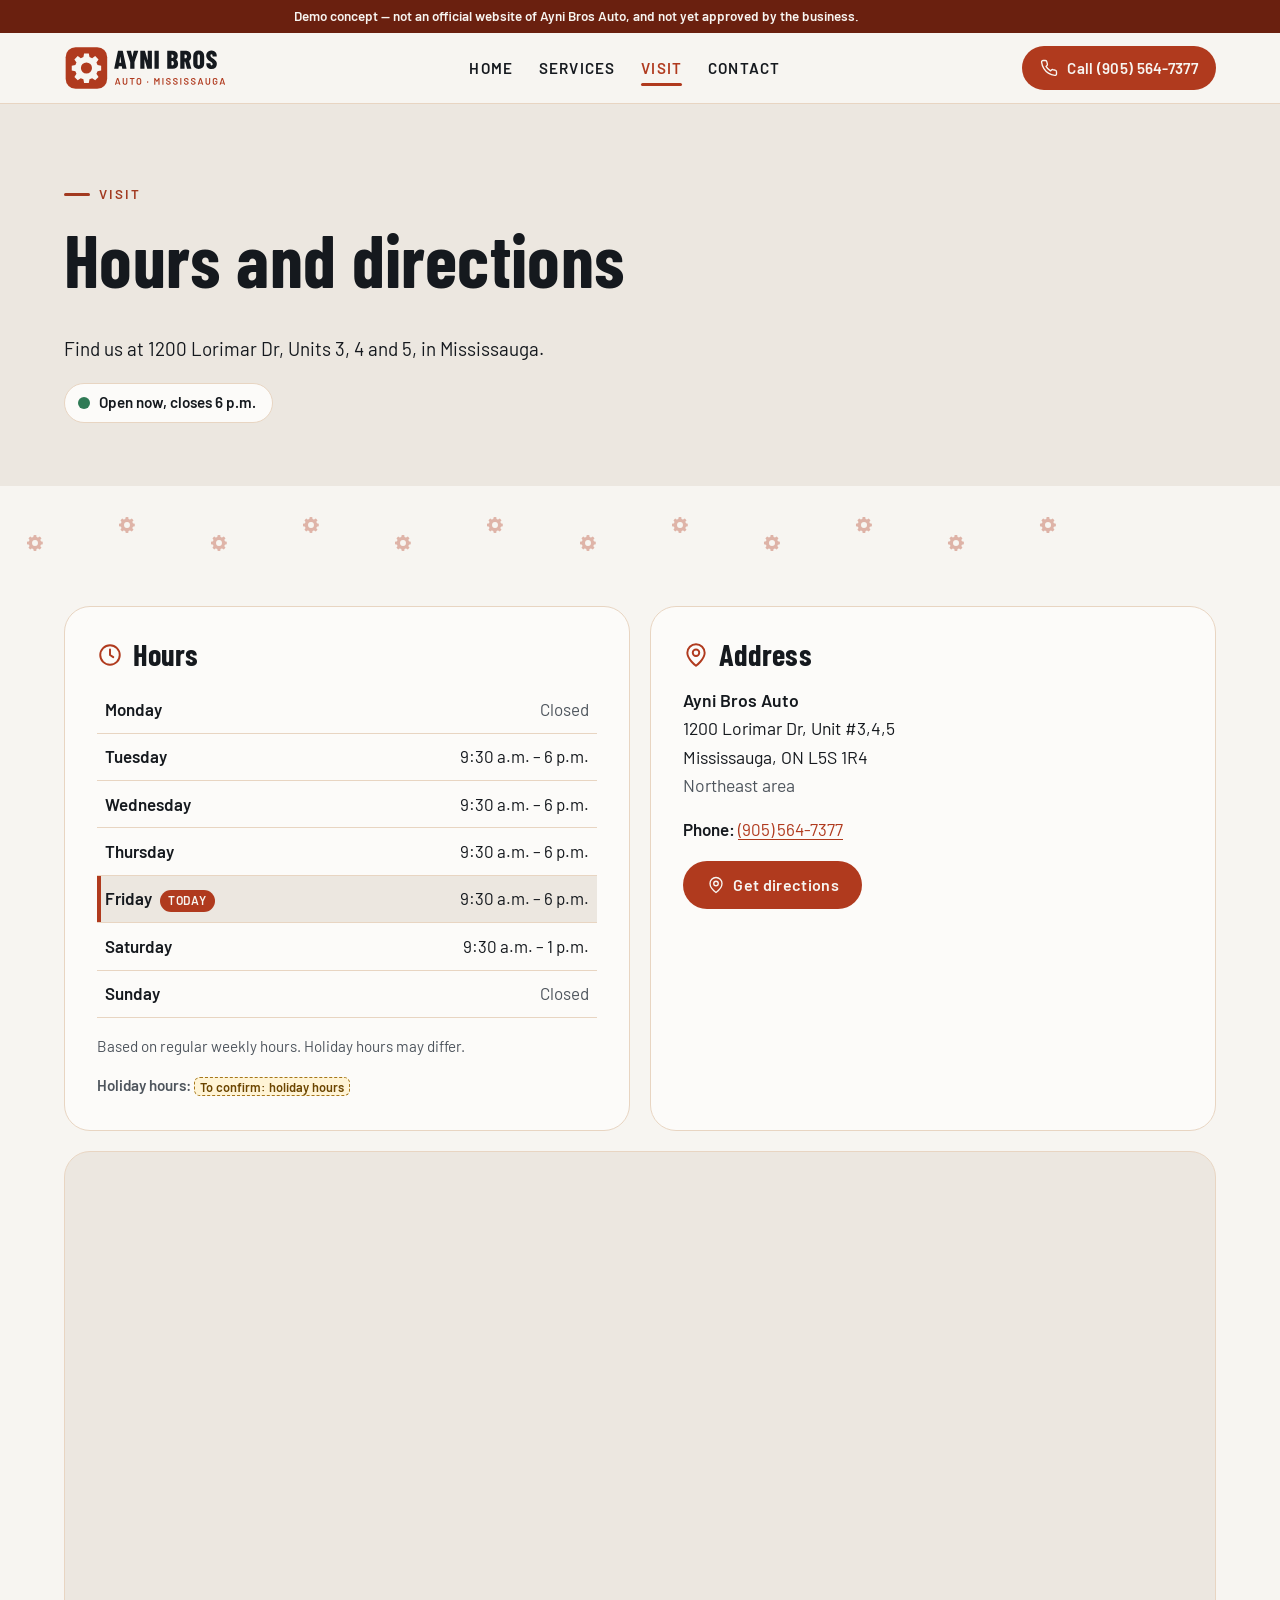
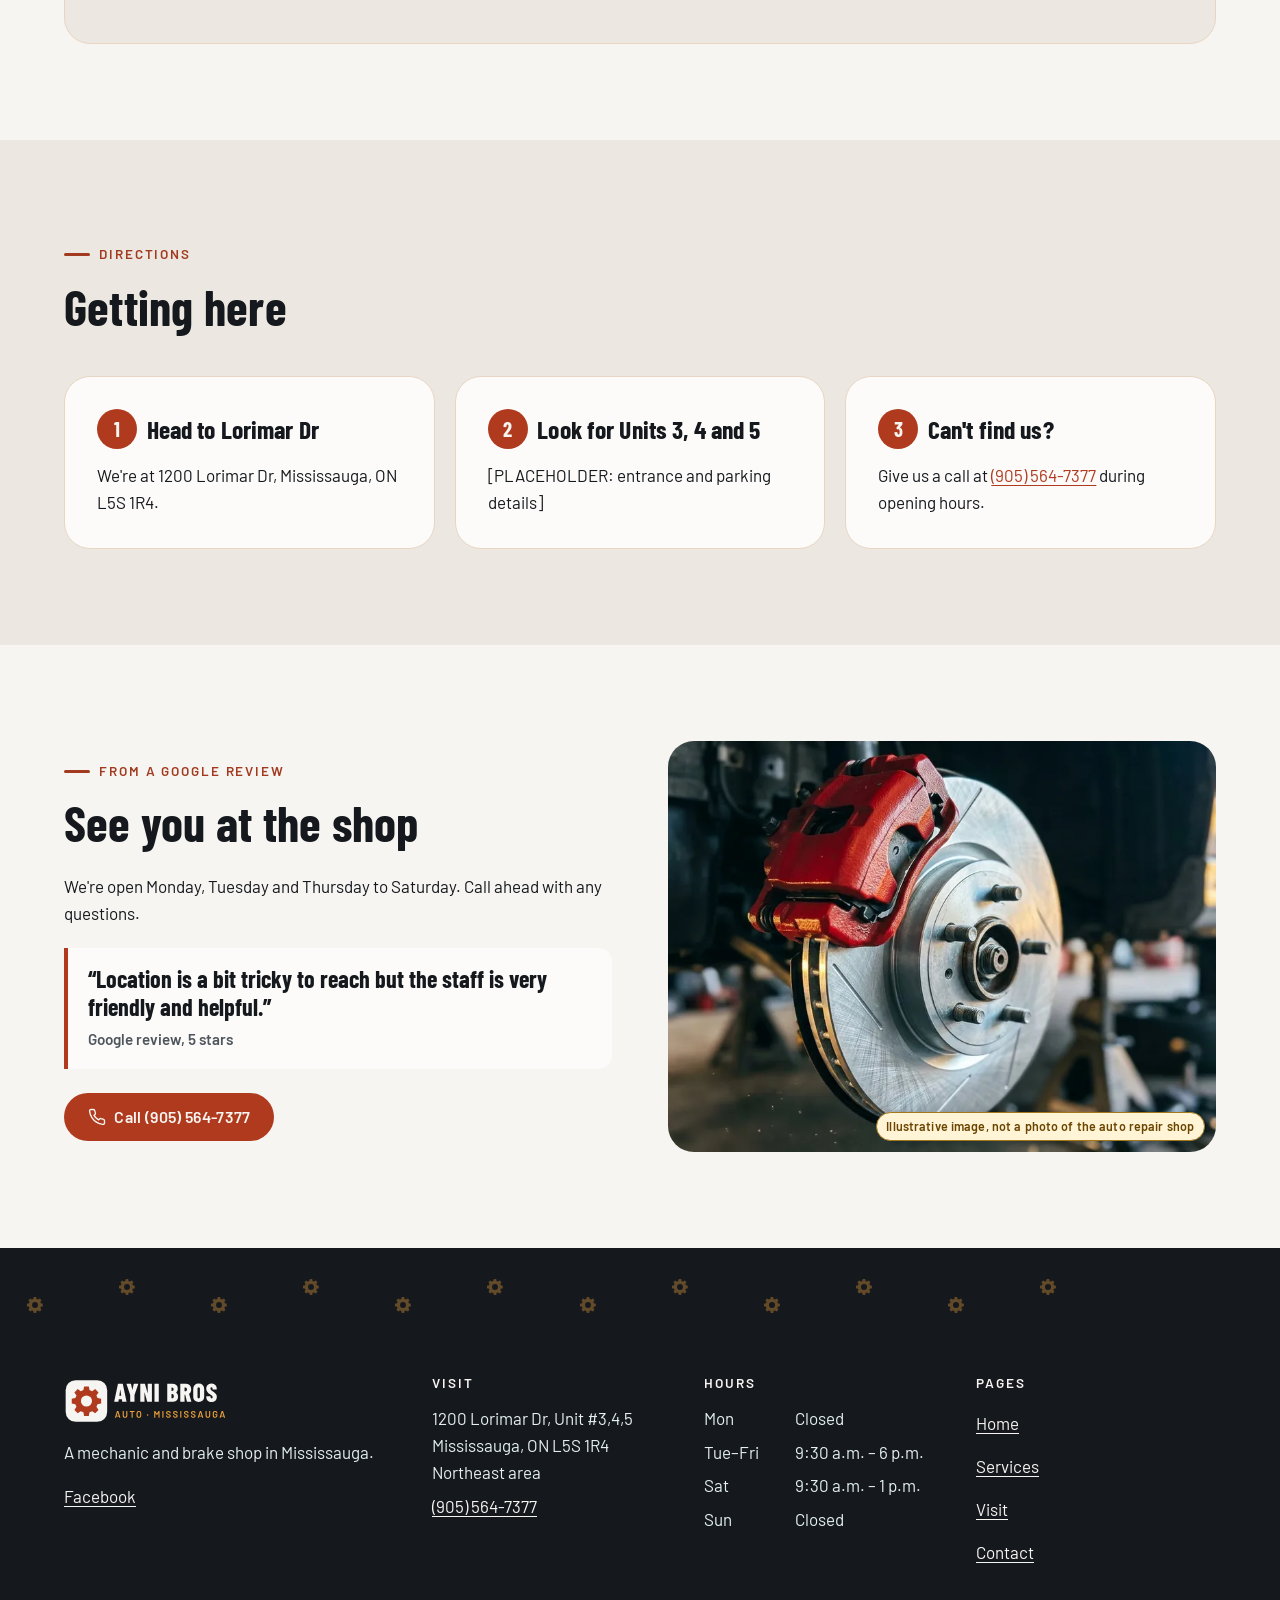
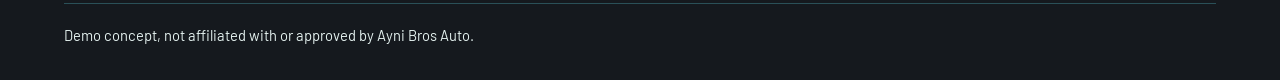
<file: visit.html>
<!DOCTYPE html>
<html lang="en-CA">
<head>
  <meta charset="utf-8">
  <meta name="viewport" content="width=device-width, initial-scale=1, viewport-fit=cover">
  <script>document.documentElement.classList.add("js")</script>
  <title>Visit | Hours &amp; Directions | Ayni Bros Auto (demo concept)</title>
  <meta name="description" content="Demo concept website for Ayni Bros Auto, a mechanic and brake shop in Mississauga — not the official site. Hours, map and directions.">
  <meta property="og:type" content="website">
  <meta property="og:site_name" content="Ayni Bros Auto (demo concept)">
  <meta property="og:locale" content="en_CA">
  <meta property="og:title" content="Visit | Hours &amp; Directions | Ayni Bros Auto (demo concept)">
  <meta property="og:description" content="Demo concept website for Ayni Bros Auto, a mechanic and brake shop in Mississauga — not the official site. Hours, map and directions.">
  <meta property="og:url" content="https://mikelagumbay22.github.io/ayni-bros-auto-demo/visit.html">
  <meta property="og:image" content="https://mikelagumbay22.github.io/ayni-bros-auto-demo/img/og-image.jpg">
  <meta property="og:image:type" content="image/jpeg">
  <meta property="og:image:width" content="1200">
  <meta property="og:image:height" content="630">
  <meta property="og:image:alt" content="Demo concept, not the official site. A grey car raised on a two-post lift in a garage, with a rear wheel off and the brake disc showing (illustrative image, not a photo of the auto repair shop)">
  <meta name="twitter:card" content="summary_large_image">
  <meta name="twitter:title" content="Visit | Hours &amp; Directions | Ayni Bros Auto (demo concept)">
  <meta name="twitter:description" content="Demo concept website for Ayni Bros Auto, a mechanic and brake shop in Mississauga — not the official site. Hours, map and directions.">
  <meta name="twitter:image" content="https://mikelagumbay22.github.io/ayni-bros-auto-demo/img/og-image.jpg">
  <meta name="twitter:image:alt" content="Demo concept, not the official site. A grey car raised on a two-post lift in a garage, with a rear wheel off and the brake disc showing (illustrative image, not a photo of the auto repair shop)">
  <meta name="robots" content="noindex, nofollow">
  <meta name="theme-color" content="#15191E">
  <link rel="preload" href="fonts/barlowcondensed-700-latin.woff2" as="font" type="font/woff2" crossorigin>
  <link rel="preload" href="fonts/barlow-400-latin.woff2" as="font" type="font/woff2" crossorigin>
  <link rel="preload" href="fonts/barlow-600-latin.woff2" as="font" type="font/woff2" crossorigin>
  <link rel="stylesheet" href="css/site.css?v=4689af2e">
  <link rel="icon" href="img/favicon.ico" sizes="any">
  <link rel="icon" type="image/png" sizes="512x512" href="img/favicon-512.png">
  <link rel="apple-touch-icon" href="img/apple-touch-icon.png">
</head>
<body class="page-visit" data-hours='[{"day": "Monday", "display": "Closed", "closed": true, "opens": "", "closes": ""}, {"day": "Tuesday", "display": "9:30 a.m. – 6 p.m.", "closed": false, "opens": "09:30", "closes": "18:00"}, {"day": "Wednesday", "display": "9:30 a.m. – 6 p.m.", "closed": false, "opens": "09:30", "closes": "18:00"}, {"day": "Thursday", "display": "9:30 a.m. – 6 p.m.", "closed": false, "opens": "09:30", "closes": "18:00"}, {"day": "Friday", "display": "9:30 a.m. – 6 p.m.", "closed": false, "opens": "09:30", "closes": "18:00"}, {"day": "Saturday", "display": "9:30 a.m. – 1 p.m.", "closed": false, "opens": "09:30", "closes": "13:00"}, {"day": "Sunday", "display": "Closed", "closed": true, "opens": "", "closes": ""}]'>
<aside class="demo-banner" aria-label="Demo notice">
  <p class="container">Demo concept — not an official website of Ayni Bros Auto, and not yet approved by the business.</p>
</aside>
<a class="skip-link" href="#main">Skip to content</a>
<header class="site-header">
  <div class="container header-inner">
    <a class="brand" href="index.html">
      <img src="img/logo.svg" alt="Ayni Bros Auto, home" width="196" height="60">
    </a>
    <nav class="site-nav desktop-nav" aria-label="Main">
      <ul>
        <li><a href="index.html">Home</a></li>
        <li><a href="services.html">Services</a></li>
        <li><a href="visit.html" aria-current="page">Visit</a></li>
        <li><a href="contact.html">Contact</a></li>
      </ul>
    </nav>
    <div class="header-actions">
      <a class="btn btn--primary btn--sm header-cta" href="tel:+19055647377"><svg viewBox="0 0 24 24" fill="none" stroke="currentColor" stroke-width="1.8" stroke-linecap="round" stroke-linejoin="round" aria-hidden="true" focusable="false"><path d="M22 16.9v3a2 2 0 0 1-2.2 2 19.8 19.8 0 0 1-8.6-3.1 19.5 19.5 0 0 1-6-6A19.8 19.8 0 0 1 2.1 4.2 2 2 0 0 1 4.1 2h3a2 2 0 0 1 2 1.7c.1 1 .4 1.9.7 2.8a2 2 0 0 1-.5 2.1L8 9.9a16 16 0 0 0 6 6l1.3-1.3a2 2 0 0 1 2.1-.4c.9.3 1.8.6 2.8.7a2 2 0 0 1 1.7 2z"/></svg>Call (905) 564-7377</a>
      <button type="button" class="menu-toggle" id="menu-toggle" aria-controls="mobile-nav" aria-expanded="false">
        <span class="burger" aria-hidden="true"><span></span><span></span><span></span></span>
        <span class="menu-toggle__label">Menu</span>
      </button>
    </div>
  </div>
  <div class="mobile-nav" id="mobile-nav" hidden>
    <nav aria-label="Mobile">
      <ul>
        <li style="--i:0"><a href="index.html">Home</a></li>
        <li style="--i:1"><a href="services.html">Services</a></li>
        <li style="--i:2"><a href="visit.html" aria-current="page">Visit</a></li>
        <li style="--i:3"><a href="contact.html">Contact</a></li>
        <li style="--i:4"><a class="mobile-nav__cta" href="tel:+19055647377"><svg viewBox="0 0 24 24" fill="none" stroke="currentColor" stroke-width="1.8" stroke-linecap="round" stroke-linejoin="round" aria-hidden="true" focusable="false"><path d="M22 16.9v3a2 2 0 0 1-2.2 2 19.8 19.8 0 0 1-8.6-3.1 19.5 19.5 0 0 1-6-6A19.8 19.8 0 0 1 2.1 4.2 2 2 0 0 1 4.1 2h3a2 2 0 0 1 2 1.7c.1 1 .4 1.9.7 2.8a2 2 0 0 1-.5 2.1L8 9.9a16 16 0 0 0 6 6l1.3-1.3a2 2 0 0 1 2.1-.4c.9.3 1.8.6 2.8.7a2 2 0 0 1 1.7 2z"/></svg>Call (905) 564-7377</a></li>
      </ul>
    </nav>
  </div>
</header>
<main id="main">

<section class="page-hero" aria-labelledby="visit-title">
  <div class="container"><div class="section-head">
    <p class="eyebrow">Visit</p>
    <h1 id="visit-title">Hours and directions</h1>
    <p class="lead">Find us at 1200 Lorimar Dr, Units 3, 4 and 5, in Mississauga.</p>
    <p class="status " data-status data-state="neutral"><span class="status__dot" aria-hidden="true"></span><span class="status__text">Open Tue–Fri 9:30 a.m. to 6 p.m. and Sat 9:30 a.m. to 1 p.m.</span></p>
  </div></div>
</section>
<div class="trail " aria-hidden="true" data-trail>
  <div class="trail__prints">
    <svg class="trail__print" style="left:2.0%;--i:0" viewBox="0 0 24 24" fill="currentColor" focusable="false"><path d="M10.3 1.5h3.4l.5 2.6 1.9.8 2.2-1.5 2.4 2.4-1.5 2.2.8 1.9 2.6.5v3.4l-2.6.5-.8 1.9 1.5 2.2-2.4 2.4-2.2-1.5-1.9.8-.5 2.6h-3.4l-.5-2.6-1.9-.8-2.2 1.5-2.4-2.4 1.5-2.2-.8-1.9-2.6-.5v-3.4l2.6-.5.8-1.9-1.5-2.2 2.4-2.4 2.2 1.5 1.9-.8zM12 8a4 4 0 1 0 0 8 4 4 0 0 0 0-8z"/></svg>
    <svg class="trail__print is-up" style="left:9.2%;--i:1" viewBox="0 0 24 24" fill="currentColor" focusable="false"><path d="M10.3 1.5h3.4l.5 2.6 1.9.8 2.2-1.5 2.4 2.4-1.5 2.2.8 1.9 2.6.5v3.4l-2.6.5-.8 1.9 1.5 2.2-2.4 2.4-2.2-1.5-1.9.8-.5 2.6h-3.4l-.5-2.6-1.9-.8-2.2 1.5-2.4-2.4 1.5-2.2-.8-1.9-2.6-.5v-3.4l2.6-.5.8-1.9-1.5-2.2 2.4-2.4 2.2 1.5 1.9-.8zM12 8a4 4 0 1 0 0 8 4 4 0 0 0 0-8z"/></svg>
    <svg class="trail__print" style="left:16.4%;--i:2" viewBox="0 0 24 24" fill="currentColor" focusable="false"><path d="M10.3 1.5h3.4l.5 2.6 1.9.8 2.2-1.5 2.4 2.4-1.5 2.2.8 1.9 2.6.5v3.4l-2.6.5-.8 1.9 1.5 2.2-2.4 2.4-2.2-1.5-1.9.8-.5 2.6h-3.4l-.5-2.6-1.9-.8-2.2 1.5-2.4-2.4 1.5-2.2-.8-1.9-2.6-.5v-3.4l2.6-.5.8-1.9-1.5-2.2 2.4-2.4 2.2 1.5 1.9-.8zM12 8a4 4 0 1 0 0 8 4 4 0 0 0 0-8z"/></svg>
    <svg class="trail__print is-up" style="left:23.6%;--i:3" viewBox="0 0 24 24" fill="currentColor" focusable="false"><path d="M10.3 1.5h3.4l.5 2.6 1.9.8 2.2-1.5 2.4 2.4-1.5 2.2.8 1.9 2.6.5v3.4l-2.6.5-.8 1.9 1.5 2.2-2.4 2.4-2.2-1.5-1.9.8-.5 2.6h-3.4l-.5-2.6-1.9-.8-2.2 1.5-2.4-2.4 1.5-2.2-.8-1.9-2.6-.5v-3.4l2.6-.5.8-1.9-1.5-2.2 2.4-2.4 2.2 1.5 1.9-.8zM12 8a4 4 0 1 0 0 8 4 4 0 0 0 0-8z"/></svg>
    <svg class="trail__print" style="left:30.8%;--i:4" viewBox="0 0 24 24" fill="currentColor" focusable="false"><path d="M10.3 1.5h3.4l.5 2.6 1.9.8 2.2-1.5 2.4 2.4-1.5 2.2.8 1.9 2.6.5v3.4l-2.6.5-.8 1.9 1.5 2.2-2.4 2.4-2.2-1.5-1.9.8-.5 2.6h-3.4l-.5-2.6-1.9-.8-2.2 1.5-2.4-2.4 1.5-2.2-.8-1.9-2.6-.5v-3.4l2.6-.5.8-1.9-1.5-2.2 2.4-2.4 2.2 1.5 1.9-.8zM12 8a4 4 0 1 0 0 8 4 4 0 0 0 0-8z"/></svg>
    <svg class="trail__print is-up" style="left:38.0%;--i:5" viewBox="0 0 24 24" fill="currentColor" focusable="false"><path d="M10.3 1.5h3.4l.5 2.6 1.9.8 2.2-1.5 2.4 2.4-1.5 2.2.8 1.9 2.6.5v3.4l-2.6.5-.8 1.9 1.5 2.2-2.4 2.4-2.2-1.5-1.9.8-.5 2.6h-3.4l-.5-2.6-1.9-.8-2.2 1.5-2.4-2.4 1.5-2.2-.8-1.9-2.6-.5v-3.4l2.6-.5.8-1.9-1.5-2.2 2.4-2.4 2.2 1.5 1.9-.8zM12 8a4 4 0 1 0 0 8 4 4 0 0 0 0-8z"/></svg>
    <svg class="trail__print" style="left:45.2%;--i:6" viewBox="0 0 24 24" fill="currentColor" focusable="false"><path d="M10.3 1.5h3.4l.5 2.6 1.9.8 2.2-1.5 2.4 2.4-1.5 2.2.8 1.9 2.6.5v3.4l-2.6.5-.8 1.9 1.5 2.2-2.4 2.4-2.2-1.5-1.9.8-.5 2.6h-3.4l-.5-2.6-1.9-.8-2.2 1.5-2.4-2.4 1.5-2.2-.8-1.9-2.6-.5v-3.4l2.6-.5.8-1.9-1.5-2.2 2.4-2.4 2.2 1.5 1.9-.8zM12 8a4 4 0 1 0 0 8 4 4 0 0 0 0-8z"/></svg>
    <svg class="trail__print is-up" style="left:52.4%;--i:7" viewBox="0 0 24 24" fill="currentColor" focusable="false"><path d="M10.3 1.5h3.4l.5 2.6 1.9.8 2.2-1.5 2.4 2.4-1.5 2.2.8 1.9 2.6.5v3.4l-2.6.5-.8 1.9 1.5 2.2-2.4 2.4-2.2-1.5-1.9.8-.5 2.6h-3.4l-.5-2.6-1.9-.8-2.2 1.5-2.4-2.4 1.5-2.2-.8-1.9-2.6-.5v-3.4l2.6-.5.8-1.9-1.5-2.2 2.4-2.4 2.2 1.5 1.9-.8zM12 8a4 4 0 1 0 0 8 4 4 0 0 0 0-8z"/></svg>
    <svg class="trail__print" style="left:59.6%;--i:8" viewBox="0 0 24 24" fill="currentColor" focusable="false"><path d="M10.3 1.5h3.4l.5 2.6 1.9.8 2.2-1.5 2.4 2.4-1.5 2.2.8 1.9 2.6.5v3.4l-2.6.5-.8 1.9 1.5 2.2-2.4 2.4-2.2-1.5-1.9.8-.5 2.6h-3.4l-.5-2.6-1.9-.8-2.2 1.5-2.4-2.4 1.5-2.2-.8-1.9-2.6-.5v-3.4l2.6-.5.8-1.9-1.5-2.2 2.4-2.4 2.2 1.5 1.9-.8zM12 8a4 4 0 1 0 0 8 4 4 0 0 0 0-8z"/></svg>
    <svg class="trail__print is-up" style="left:66.8%;--i:9" viewBox="0 0 24 24" fill="currentColor" focusable="false"><path d="M10.3 1.5h3.4l.5 2.6 1.9.8 2.2-1.5 2.4 2.4-1.5 2.2.8 1.9 2.6.5v3.4l-2.6.5-.8 1.9 1.5 2.2-2.4 2.4-2.2-1.5-1.9.8-.5 2.6h-3.4l-.5-2.6-1.9-.8-2.2 1.5-2.4-2.4 1.5-2.2-.8-1.9-2.6-.5v-3.4l2.6-.5.8-1.9-1.5-2.2 2.4-2.4 2.2 1.5 1.9-.8zM12 8a4 4 0 1 0 0 8 4 4 0 0 0 0-8z"/></svg>
    <svg class="trail__print" style="left:74.0%;--i:10" viewBox="0 0 24 24" fill="currentColor" focusable="false"><path d="M10.3 1.5h3.4l.5 2.6 1.9.8 2.2-1.5 2.4 2.4-1.5 2.2.8 1.9 2.6.5v3.4l-2.6.5-.8 1.9 1.5 2.2-2.4 2.4-2.2-1.5-1.9.8-.5 2.6h-3.4l-.5-2.6-1.9-.8-2.2 1.5-2.4-2.4 1.5-2.2-.8-1.9-2.6-.5v-3.4l2.6-.5.8-1.9-1.5-2.2 2.4-2.4 2.2 1.5 1.9-.8zM12 8a4 4 0 1 0 0 8 4 4 0 0 0 0-8z"/></svg>
    <svg class="trail__print is-up" style="left:81.2%;--i:11" viewBox="0 0 24 24" fill="currentColor" focusable="false"><path d="M10.3 1.5h3.4l.5 2.6 1.9.8 2.2-1.5 2.4 2.4-1.5 2.2.8 1.9 2.6.5v3.4l-2.6.5-.8 1.9 1.5 2.2-2.4 2.4-2.2-1.5-1.9.8-.5 2.6h-3.4l-.5-2.6-1.9-.8-2.2 1.5-2.4-2.4 1.5-2.2-.8-1.9-2.6-.5v-3.4l2.6-.5.8-1.9-1.5-2.2 2.4-2.4 2.2 1.5 1.9-.8zM12 8a4 4 0 1 0 0 8 4 4 0 0 0 0-8z"/></svg>
  </div>
  <div class="container" style="position:relative;height:100%;container-type:inline-size">
  </div>
</div>

<section class="section section--tight" aria-label="Hours, address and map">
  <div class="container visit-grid">
    <div class="card reveal" id="hours">
      <h2 class="h3" style="font-size:1.9rem"><svg viewBox="0 0 24 24" fill="none" stroke="currentColor" stroke-width="1.8" stroke-linecap="round" stroke-linejoin="round" aria-hidden="true" focusable="false"><circle cx="12" cy="12" r="9"/><path d="M12 7v5l3 2"/></svg>Hours</h2>
      <table class="hours-table" data-hours-table>
        <caption class="visually-hidden">Weekly opening hours</caption>
        <tbody>
          <tr data-day="Monday" class="is-closed"><th scope="row">Monday</th><td>Closed</td></tr>
          <tr data-day="Tuesday"><th scope="row">Tuesday</th><td>9:30 a.m. – 6 p.m.</td></tr>
          <tr data-day="Wednesday"><th scope="row">Wednesday</th><td>9:30 a.m. – 6 p.m.</td></tr>
          <tr data-day="Thursday"><th scope="row">Thursday</th><td>9:30 a.m. – 6 p.m.</td></tr>
          <tr data-day="Friday"><th scope="row">Friday</th><td>9:30 a.m. – 6 p.m.</td></tr>
          <tr data-day="Saturday"><th scope="row">Saturday</th><td>9:30 a.m. – 1 p.m.</td></tr>
          <tr data-day="Sunday" class="is-closed"><th scope="row">Sunday</th><td>Closed</td></tr>
        </tbody>
      </table>
      <p class="note">Based on regular weekly hours. Holiday hours may differ.</p><p class="note"><strong>Holiday hours:</strong> <mark class="ph-inline">To confirm: holiday hours</mark></p>
    </div>
    <div class="card reveal" style="--d:.1s">
      <h2 class="h3" style="font-size:1.9rem"><svg viewBox="0 0 24 24" fill="none" stroke="currentColor" stroke-width="1.8" stroke-linecap="round" stroke-linejoin="round" aria-hidden="true" focusable="false"><path d="M20 10c0 6-8 12-8 12S4 16 4 10a8 8 0 0 1 16 0z"/><circle cx="12" cy="10" r="3"/></svg>Address</h2>
      <p class="addr"><strong>Ayni Bros Auto</strong><br>1200 Lorimar Dr, Unit #3,4,5<br>Mississauga, ON L5S 1R4<br><span class="muted">Northeast area</span></p>
      <p><strong>Phone:</strong> <a href="tel:+19055647377">(905) 564-7377</a></p>
      <div class="btn-row">
        <a class="btn btn--primary" href="https://www.google.com/maps/dir/?api=1&amp;destination=Ayni%20Bros%20Auto%2C%201200%20Lorimar%20Dr%20Unit%20%233%2C4%2C5%2C%20Mississauga%2C%20ON%20L5S%201R4" target="_blank" rel="noopener"><svg viewBox="0 0 24 24" fill="none" stroke="currentColor" stroke-width="1.8" stroke-linecap="round" stroke-linejoin="round" aria-hidden="true" focusable="false"><path d="M20 10c0 6-8 12-8 12S4 16 4 10a8 8 0 0 1 16 0z"/><circle cx="12" cy="10" r="3"/></svg>Get directions<span class="visually-hidden"> (opens Google Maps in a new tab)</span></a>
      </div>
    </div>
    <div class="map-frame reveal">
      <iframe id="map" src="https://maps.google.com/maps?q=Ayni+Bros+Auto%2C+1200+Lorimar+Dr+Unit+%233%2C4%2C5%2C+Mississauga%2C+ON+L5S+1R4&amp;output=embed" title="Google Map showing Ayni Bros Auto at 1200 Lorimar Dr Unit #3,4,5, Mississauga, ON L5S 1R4" loading="lazy" referrerpolicy="no-referrer-when-downgrade" allowfullscreen></iframe>
    </div>
  </div>
</section>

<section class="section section--alt" aria-labelledby="steps-title">
  <div class="container">
    <div class="section-head reveal">
      <p class="eyebrow">Directions</p>
      <h2 id="steps-title">Getting here</h2>
    </div>
    <ol class="steps">
      <li class="card reveal" style="--d: 0.0s"><h3>Head to Lorimar Dr</h3><p>We're at 1200 Lorimar Dr, Mississauga, ON L5S 1R4.</p></li>
      <li class="card reveal" style="--d: 0.12s"><h3>Look for Units 3, 4 and 5</h3><p>[PLACEHOLDER: entrance and parking details]</p></li>
      <li class="card reveal" style="--d: 0.24s"><h3>Can&#39;t find us?</h3><p>Give us a call at <a href="tel:+19055647377">(905) 564-7377</a> during opening hours.</p></li>
    </ol>
  </div>
</section>
<section class="section" aria-labelledby="clean-title">
  <div class="container split">
    <div class="reveal reveal-l">
      <p class="eyebrow">From a Google review</p>
      <h2 id="clean-title">See you at the shop</h2>
      <p>We're open Monday, Tuesday and Thursday to Saturday. Call ahead with any questions.</p>
      <figure class="feature-quote"><blockquote style="margin:0"><p>“Location is a bit tricky to reach but the staff is very friendly and helpful.”</p></blockquote><figcaption>Google review, 5 stars</figcaption></figure>
      <div class="btn-row" style="margin-top:1.5rem"><a class="btn btn--primary" href="tel:+19055647377"><svg viewBox="0 0 24 24" fill="none" stroke="currentColor" stroke-width="1.8" stroke-linecap="round" stroke-linejoin="round" aria-hidden="true" focusable="false"><path d="M22 16.9v3a2 2 0 0 1-2.2 2 19.8 19.8 0 0 1-8.6-3.1 19.5 19.5 0 0 1-6-6A19.8 19.8 0 0 1 2.1 4.2 2 2 0 0 1 4.1 2h3a2 2 0 0 1 2 1.7c.1 1 .4 1.9.7 2.8a2 2 0 0 1-.5 2.1L8 9.9a16 16 0 0 0 6 6l1.3-1.3a2 2 0 0 1 2.1-.4c.9.3 1.8.6 2.8.7a2 2 0 0 1 1.7 2z"/></svg>Call (905) 564-7377</a></div>
    </div>
    <div class="reveal reveal-r"><div class="media "><span class="ph-badge image-badge">Illustrative image, not a photo of the auto repair shop</span>
  <img src="img/brakes-800.webp" srcset="img/brakes-480.webp 480w, img/brakes-800.webp 800w, img/brakes-1200.webp 1200w" sizes="(min-width: 900px) 540px, 92vw" width="1200" height="900" alt="Close-up of a brake disc and red caliper on a car hub" loading="lazy" decoding="async">
</div></div>
  </div>
</section>

</main>
<div class="trail trail--dark" aria-hidden="true" data-trail>
  <div class="trail__prints">
    <svg class="trail__print" style="left:2.0%;--i:0" viewBox="0 0 24 24" fill="currentColor" focusable="false"><path d="M10.3 1.5h3.4l.5 2.6 1.9.8 2.2-1.5 2.4 2.4-1.5 2.2.8 1.9 2.6.5v3.4l-2.6.5-.8 1.9 1.5 2.2-2.4 2.4-2.2-1.5-1.9.8-.5 2.6h-3.4l-.5-2.6-1.9-.8-2.2 1.5-2.4-2.4 1.5-2.2-.8-1.9-2.6-.5v-3.4l2.6-.5.8-1.9-1.5-2.2 2.4-2.4 2.2 1.5 1.9-.8zM12 8a4 4 0 1 0 0 8 4 4 0 0 0 0-8z"/></svg>
    <svg class="trail__print is-up" style="left:9.2%;--i:1" viewBox="0 0 24 24" fill="currentColor" focusable="false"><path d="M10.3 1.5h3.4l.5 2.6 1.9.8 2.2-1.5 2.4 2.4-1.5 2.2.8 1.9 2.6.5v3.4l-2.6.5-.8 1.9 1.5 2.2-2.4 2.4-2.2-1.5-1.9.8-.5 2.6h-3.4l-.5-2.6-1.9-.8-2.2 1.5-2.4-2.4 1.5-2.2-.8-1.9-2.6-.5v-3.4l2.6-.5.8-1.9-1.5-2.2 2.4-2.4 2.2 1.5 1.9-.8zM12 8a4 4 0 1 0 0 8 4 4 0 0 0 0-8z"/></svg>
    <svg class="trail__print" style="left:16.4%;--i:2" viewBox="0 0 24 24" fill="currentColor" focusable="false"><path d="M10.3 1.5h3.4l.5 2.6 1.9.8 2.2-1.5 2.4 2.4-1.5 2.2.8 1.9 2.6.5v3.4l-2.6.5-.8 1.9 1.5 2.2-2.4 2.4-2.2-1.5-1.9.8-.5 2.6h-3.4l-.5-2.6-1.9-.8-2.2 1.5-2.4-2.4 1.5-2.2-.8-1.9-2.6-.5v-3.4l2.6-.5.8-1.9-1.5-2.2 2.4-2.4 2.2 1.5 1.9-.8zM12 8a4 4 0 1 0 0 8 4 4 0 0 0 0-8z"/></svg>
    <svg class="trail__print is-up" style="left:23.6%;--i:3" viewBox="0 0 24 24" fill="currentColor" focusable="false"><path d="M10.3 1.5h3.4l.5 2.6 1.9.8 2.2-1.5 2.4 2.4-1.5 2.2.8 1.9 2.6.5v3.4l-2.6.5-.8 1.9 1.5 2.2-2.4 2.4-2.2-1.5-1.9.8-.5 2.6h-3.4l-.5-2.6-1.9-.8-2.2 1.5-2.4-2.4 1.5-2.2-.8-1.9-2.6-.5v-3.4l2.6-.5.8-1.9-1.5-2.2 2.4-2.4 2.2 1.5 1.9-.8zM12 8a4 4 0 1 0 0 8 4 4 0 0 0 0-8z"/></svg>
    <svg class="trail__print" style="left:30.8%;--i:4" viewBox="0 0 24 24" fill="currentColor" focusable="false"><path d="M10.3 1.5h3.4l.5 2.6 1.9.8 2.2-1.5 2.4 2.4-1.5 2.2.8 1.9 2.6.5v3.4l-2.6.5-.8 1.9 1.5 2.2-2.4 2.4-2.2-1.5-1.9.8-.5 2.6h-3.4l-.5-2.6-1.9-.8-2.2 1.5-2.4-2.4 1.5-2.2-.8-1.9-2.6-.5v-3.4l2.6-.5.8-1.9-1.5-2.2 2.4-2.4 2.2 1.5 1.9-.8zM12 8a4 4 0 1 0 0 8 4 4 0 0 0 0-8z"/></svg>
    <svg class="trail__print is-up" style="left:38.0%;--i:5" viewBox="0 0 24 24" fill="currentColor" focusable="false"><path d="M10.3 1.5h3.4l.5 2.6 1.9.8 2.2-1.5 2.4 2.4-1.5 2.2.8 1.9 2.6.5v3.4l-2.6.5-.8 1.9 1.5 2.2-2.4 2.4-2.2-1.5-1.9.8-.5 2.6h-3.4l-.5-2.6-1.9-.8-2.2 1.5-2.4-2.4 1.5-2.2-.8-1.9-2.6-.5v-3.4l2.6-.5.8-1.9-1.5-2.2 2.4-2.4 2.2 1.5 1.9-.8zM12 8a4 4 0 1 0 0 8 4 4 0 0 0 0-8z"/></svg>
    <svg class="trail__print" style="left:45.2%;--i:6" viewBox="0 0 24 24" fill="currentColor" focusable="false"><path d="M10.3 1.5h3.4l.5 2.6 1.9.8 2.2-1.5 2.4 2.4-1.5 2.2.8 1.9 2.6.5v3.4l-2.6.5-.8 1.9 1.5 2.2-2.4 2.4-2.2-1.5-1.9.8-.5 2.6h-3.4l-.5-2.6-1.9-.8-2.2 1.5-2.4-2.4 1.5-2.2-.8-1.9-2.6-.5v-3.4l2.6-.5.8-1.9-1.5-2.2 2.4-2.4 2.2 1.5 1.9-.8zM12 8a4 4 0 1 0 0 8 4 4 0 0 0 0-8z"/></svg>
    <svg class="trail__print is-up" style="left:52.4%;--i:7" viewBox="0 0 24 24" fill="currentColor" focusable="false"><path d="M10.3 1.5h3.4l.5 2.6 1.9.8 2.2-1.5 2.4 2.4-1.5 2.2.8 1.9 2.6.5v3.4l-2.6.5-.8 1.9 1.5 2.2-2.4 2.4-2.2-1.5-1.9.8-.5 2.6h-3.4l-.5-2.6-1.9-.8-2.2 1.5-2.4-2.4 1.5-2.2-.8-1.9-2.6-.5v-3.4l2.6-.5.8-1.9-1.5-2.2 2.4-2.4 2.2 1.5 1.9-.8zM12 8a4 4 0 1 0 0 8 4 4 0 0 0 0-8z"/></svg>
    <svg class="trail__print" style="left:59.6%;--i:8" viewBox="0 0 24 24" fill="currentColor" focusable="false"><path d="M10.3 1.5h3.4l.5 2.6 1.9.8 2.2-1.5 2.4 2.4-1.5 2.2.8 1.9 2.6.5v3.4l-2.6.5-.8 1.9 1.5 2.2-2.4 2.4-2.2-1.5-1.9.8-.5 2.6h-3.4l-.5-2.6-1.9-.8-2.2 1.5-2.4-2.4 1.5-2.2-.8-1.9-2.6-.5v-3.4l2.6-.5.8-1.9-1.5-2.2 2.4-2.4 2.2 1.5 1.9-.8zM12 8a4 4 0 1 0 0 8 4 4 0 0 0 0-8z"/></svg>
    <svg class="trail__print is-up" style="left:66.8%;--i:9" viewBox="0 0 24 24" fill="currentColor" focusable="false"><path d="M10.3 1.5h3.4l.5 2.6 1.9.8 2.2-1.5 2.4 2.4-1.5 2.2.8 1.9 2.6.5v3.4l-2.6.5-.8 1.9 1.5 2.2-2.4 2.4-2.2-1.5-1.9.8-.5 2.6h-3.4l-.5-2.6-1.9-.8-2.2 1.5-2.4-2.4 1.5-2.2-.8-1.9-2.6-.5v-3.4l2.6-.5.8-1.9-1.5-2.2 2.4-2.4 2.2 1.5 1.9-.8zM12 8a4 4 0 1 0 0 8 4 4 0 0 0 0-8z"/></svg>
    <svg class="trail__print" style="left:74.0%;--i:10" viewBox="0 0 24 24" fill="currentColor" focusable="false"><path d="M10.3 1.5h3.4l.5 2.6 1.9.8 2.2-1.5 2.4 2.4-1.5 2.2.8 1.9 2.6.5v3.4l-2.6.5-.8 1.9 1.5 2.2-2.4 2.4-2.2-1.5-1.9.8-.5 2.6h-3.4l-.5-2.6-1.9-.8-2.2 1.5-2.4-2.4 1.5-2.2-.8-1.9-2.6-.5v-3.4l2.6-.5.8-1.9-1.5-2.2 2.4-2.4 2.2 1.5 1.9-.8zM12 8a4 4 0 1 0 0 8 4 4 0 0 0 0-8z"/></svg>
    <svg class="trail__print is-up" style="left:81.2%;--i:11" viewBox="0 0 24 24" fill="currentColor" focusable="false"><path d="M10.3 1.5h3.4l.5 2.6 1.9.8 2.2-1.5 2.4 2.4-1.5 2.2.8 1.9 2.6.5v3.4l-2.6.5-.8 1.9 1.5 2.2-2.4 2.4-2.2-1.5-1.9.8-.5 2.6h-3.4l-.5-2.6-1.9-.8-2.2 1.5-2.4-2.4 1.5-2.2-.8-1.9-2.6-.5v-3.4l2.6-.5.8-1.9-1.5-2.2 2.4-2.4 2.2 1.5 1.9-.8zM12 8a4 4 0 1 0 0 8 4 4 0 0 0 0-8z"/></svg>
  </div>
  <div class="container" style="position:relative;height:100%;container-type:inline-size">
  </div>
</div>
<footer class="site-footer on-dark">
  <div class="container">
    <div class="footer-grid">
      <div class="footer-brand">
        <a class="brand" href="index.html"><img src="img/logo-reversed.svg" alt="Ayni Bros Auto, home" width="196" height="60" loading="lazy" decoding="async"></a>
        <p>A mechanic and brake shop in Mississauga.</p><p><a href="http://www.facebook.com/1412658325627691" rel="noopener" target="_blank">Facebook<span class="visually-hidden"> (opens in a new tab)</span></a></p>
      </div>
      <div>
        <h2>Visit</h2>
        <ul>
          <li>1200 Lorimar Dr, Unit #3,4,5<br>Mississauga, ON L5S 1R4<br>Northeast area</li>
          <li><a href="tel:+19055647377">(905) 564-7377</a></li>
        </ul>
      </div>
      <div>
        <h2>Hours</h2>
        <ul>
          <li><span class="footer-day">Mon</span> Closed</li>
          <li><span class="footer-day">Tue–Fri</span> 9:30 a.m. – 6 p.m.</li>
          <li><span class="footer-day">Sat</span> 9:30 a.m. – 1 p.m.</li>
          <li><span class="footer-day">Sun</span> Closed</li>
        </ul>
      </div>
      <div>
        <h2>Pages</h2>
        <ul class="footer-nav">
          <li><a href="index.html">Home</a></li>
          <li><a href="services.html">Services</a></li>
          <li><a href="visit.html" aria-current="page">Visit</a></li>
          <li><a href="contact.html">Contact</a></li>
        </ul>
      </div>
    </div>
    <div class="footer-bottom">
      <p class="footer-legal">Demo concept, not affiliated with or approved by Ayni Bros Auto.</p>
    </div>
  </div>
</footer>
<nav class="mobile-callbar" aria-label="Quick actions">
  <a class="btn btn--primary" href="tel:+19055647377" aria-label="Call (905) 564-7377"><svg viewBox="0 0 24 24" fill="none" stroke="currentColor" stroke-width="1.8" stroke-linecap="round" stroke-linejoin="round" aria-hidden="true" focusable="false"><path d="M22 16.9v3a2 2 0 0 1-2.2 2 19.8 19.8 0 0 1-8.6-3.1 19.5 19.5 0 0 1-6-6A19.8 19.8 0 0 1 2.1 4.2 2 2 0 0 1 4.1 2h3a2 2 0 0 1 2 1.7c.1 1 .4 1.9.7 2.8a2 2 0 0 1-.5 2.1L8 9.9a16 16 0 0 0 6 6l1.3-1.3a2 2 0 0 1 2.1-.4c.9.3 1.8.6 2.8.7a2 2 0 0 1 1.7 2z"/></svg>Call</a>
  <a class="btn btn--ghost" href="https://www.google.com/maps/dir/?api=1&amp;destination=Ayni%20Bros%20Auto%2C%201200%20Lorimar%20Dr%20Unit%20%233%2C4%2C5%2C%20Mississauga%2C%20ON%20L5S%201R4" target="_blank" rel="noopener"><svg viewBox="0 0 24 24" fill="none" stroke="currentColor" stroke-width="1.8" stroke-linecap="round" stroke-linejoin="round" aria-hidden="true" focusable="false"><path d="M20 10c0 6-8 12-8 12S4 16 4 10a8 8 0 0 1 16 0z"/><circle cx="12" cy="10" r="3"/></svg>Directions<span class="visually-hidden"> (opens Google Maps in a new tab)</span></a>
  <a class="btn btn--ghost" href="services.html"><svg viewBox="0 0 24 24" fill="none" stroke="currentColor" stroke-width="1.8" stroke-linecap="round" stroke-linejoin="round" aria-hidden="true" focusable="false"><path d="M14.7 6.3a4 4 0 0 0 5 5L21 13l-8 8-1.3-1.3a4 4 0 0 1-5-5L3 11l1.5-1.5 3.2 3.2 2-2-3.2-3.2L8 6l3.7 3.7"/></svg>Services</a>
</nav>
<script src="js/site.js?v=4689af2e" defer></script>
</body>
</html>
</file>
<file: css/site.css>
@font-face { font-family: "Barlow"; font-style: normal; font-weight: 400; font-display: swap; src: url("../fonts/barlow-400-latin.woff2") format("woff2"); }
@font-face { font-family: "Barlow"; font-style: normal; font-weight: 600; font-display: swap; src: url("../fonts/barlow-600-latin.woff2") format("woff2"); }
@font-face { font-family: "Barlow Condensed"; font-style: normal; font-weight: 700; font-display: swap; src: url("../fonts/barlowcondensed-700-latin.woff2") format("woff2"); }

@font-face { font-family: "Barlow Fallback"; font-weight: 100 549; src: local("Arial"), local("ArialMT"), local("Liberation Sans"), local("Arimo"); size-adjust: 96.2%; ascent-override: 104%; descent-override: 20.8%; line-gap-override: 0%; }
@font-face { font-family: "Barlow Fallback"; font-weight: 550 900; src: local("Arial Bold"), local("Arial-BoldMT"), local("Liberation Sans Bold"), local("LiberationSans-Bold"), local("Arimo Bold"); size-adjust: 91.6%; ascent-override: 109.2%; descent-override: 21.8%; line-gap-override: 0%; }
@font-face { font-family: "Barlow Fallback Roboto"; font-weight: 100 549; src: local("Roboto"), local("Roboto-Regular"); size-adjust: 97%; ascent-override: 103.1%; descent-override: 20.6%; line-gap-override: 0%; }
@font-face { font-family: "Barlow Fallback Roboto"; font-weight: 550 900; src: local("Roboto Bold"), local("Roboto-Bold"); size-adjust: 97.5%; ascent-override: 102.6%; descent-override: 20.5%; line-gap-override: 0%; }
@font-face { font-family: "Barlow Condensed Fallback"; font-weight: 100 900; src: local("Arial Bold"), local("Arial-BoldMT"), local("Liberation Sans Bold"), local("LiberationSans-Bold"), local("Arimo Bold"); size-adjust: 69.5%; ascent-override: 143.9%; descent-override: 28.8%; line-gap-override: 0%; }
@font-face { font-family: "Barlow Condensed Fallback Roboto"; font-weight: 100 900; src: local("Roboto Bold"), local("Roboto-Bold"); size-adjust: 75.4%; ascent-override: 132.6%; descent-override: 26.5%; line-gap-override: 0%; }

:root {
  --pk-ink:      #15191E;
  --pk-deep:     #2B323B;
  --pk-teal:     #B03A1E;
  --pk-teal-dk:  #6A200F;
  --pk-cream:    #F7F5F1;
  --pk-sand:     #ECE7E0;
  --pk-foam:     #FCFBF9;
  --pk-gold:     #F2A33A;
  --pk-coral:    #E8643F;
  --pk-coral-text: #A23A20;
  --pk-muted:    #4E555D;
  --pk-line:     #E8D5C2;
  --pk-mint:     #BFE3DF;
  --pk-open:     #2F7A55;
  --pk-closed:   #A33A2A;

  --color-bg: var(--pk-cream);
  --color-text: var(--pk-ink);
  --color-heading: var(--pk-ink);
  --color-text-muted: var(--pk-muted);
  --color-surface: var(--pk-foam);
  --color-surface-alt: var(--pk-sand);
  --color-line: var(--pk-line);
  --color-primary: var(--pk-teal);
  --color-primary-dark: var(--pk-teal-dk);
  --color-on-primary: var(--pk-cream);
  --color-link: var(--pk-teal);
  --color-link-hover: var(--pk-ink);
  --color-accent-text: var(--pk-coral-text);
  --color-focus: var(--pk-teal);
  --color-focus-on-dark: var(--pk-gold);
  --color-dark: var(--pk-ink);
  --color-banner-bg: var(--pk-teal-dk);
  --color-banner-ink: var(--pk-cream);

  --font-display: "Barlow Condensed", "Barlow Condensed Fallback", "Barlow Condensed Fallback Roboto", "Arial Narrow", sans-serif;
  --font-body: "Barlow", "Barlow Fallback", "Barlow Fallback Roboto", system-ui, -apple-system, "Segoe UI", Roboto, sans-serif;

  --container: 72rem;
  --radius-sm: 8px;
  --radius-md: 14px;
  --radius-lg: 26px;
  --radius-btn: 999px;
  --ease-out: cubic-bezier(.22, 1, .36, 1);
  --ease-spring: cubic-bezier(.34, 1.56, .64, 1);
}

*, *::before, *::after { box-sizing: border-box; }
html { -webkit-text-size-adjust: 100%; scroll-padding-top: 88px; }

@media (max-width: 899.98px) { html { scroll-padding-bottom: calc(84px + env(safe-area-inset-bottom, 0px)); } }
@media (prefers-reduced-motion: no-preference) { html { scroll-behavior: smooth; } }
body {
  margin: 0; font-family: var(--font-body); font-size: 1.0625rem; line-height: 1.6;
  color: var(--color-text); background: var(--color-bg); -webkit-font-smoothing: antialiased; overflow-x: clip;
}
img, svg { display: block; }
img { max-width: 100%; height: auto; }
a { color: var(--color-link); text-underline-offset: .2em; }
a:hover { color: var(--color-link-hover); }
:focus-visible { outline: 3px solid var(--color-focus); outline-offset: 3px; border-radius: 4px; }
.on-dark :focus-visible, .site-footer :focus-visible, .demo-banner :focus-visible { outline-color: var(--color-focus-on-dark); }
h1, h2, h3 { font-family: var(--font-display); font-weight: 700; line-height: 1.05; margin: 0 0 .5em; color: var(--color-heading); text-wrap: balance; letter-spacing: .005em; }
h1 { font-size: clamp(2.7rem, 8vw, 4.6rem); }
h2 { font-size: clamp(2.1rem, 5vw, 3.1rem); }
h3 { font-size: 1.6rem; line-height: 1.1; }
p { margin: 0 0 1em; }
.lead { font-size: 1.18rem; }
.muted { color: var(--color-text-muted); }
.container { width: min(100% - 2.5rem, var(--container)); margin-inline: auto; }
.section { padding-block: clamp(3.25rem, 8vw, 6rem); }
.section--alt { background: var(--color-surface-alt); }
.section--tight { padding-top: clamp(1.5rem, 4vw, 2.5rem); }
.section-head { max-width: 44rem; margin-bottom: clamp(1.75rem, 4vw, 2.75rem); }
.section-head--center { margin-inline: auto; text-align: center; }
.eyebrow { display: inline-flex; align-items: center; gap: .6rem; margin-bottom: .9rem; font-size: .84rem; font-weight: 600; letter-spacing: .14em; text-transform: uppercase; color: var(--color-accent-text); }
.eyebrow::before { content: ""; width: 1.6rem; height: 3px; border-radius: 2px; background: currentColor; }
.btn-row { display: flex; flex-wrap: wrap; gap: .75rem; }
.skip-link { position: absolute; left: -999px; top: .5rem; z-index: 100; background: var(--pk-ink); color: var(--pk-cream); padding: .6rem 1rem; border-radius: var(--radius-sm); font-weight: 600; }
.skip-link:focus { left: .5rem; color: var(--pk-cream); }
.visually-hidden { position: absolute !important; width: 1px; height: 1px; overflow: hidden; clip: rect(0 0 0 0); white-space: nowrap; }
a[href^="tel:"] { white-space: nowrap; }

.demo-banner { background: var(--color-banner-bg); color: var(--color-banner-ink); }
.demo-banner p { margin: 0; padding-block: .45rem; text-align: center; font-size: .84rem; line-height: 1.4; font-weight: 600; text-wrap: balance; }

.ph-badge { display: inline-block; font: 600 .72rem/1.25 var(--font-body); letter-spacing: .05em; text-transform: uppercase; color: #6b4500; background: #fff4d6; border: 1px dashed #a5761a; padding: .35rem .6rem; border-radius: 999px; }
.ph-inline { background: #fff4d6; color: #6b4500; border: 1px dashed #a5761a; border-radius: 6px; padding: .05em .4em; font: 600 .84em/1.5 var(--font-body); }
.media .image-badge { position: absolute; right: .7rem; bottom: .7rem; z-index: 3; margin: 0; max-width: calc(100% - 1.4rem); text-transform: none; letter-spacing: .01em; font-size: .78rem; border-style: solid; text-align: right; box-shadow: 0 2px 8px rgba(19, 52, 59, .25); }

.btn {
  display: inline-flex; align-items: center; justify-content: center; gap: .55rem; min-height: 48px; padding: .75rem 1.35rem;
  border-radius: var(--radius-btn); border: 2px solid transparent; font: 600 1rem/1.1 var(--font-body); letter-spacing: .02em;
  text-decoration: none; cursor: pointer; transition: transform .25s var(--ease-spring);
}
.btn svg { width: 18px; height: 18px; flex: none; transition: transform .3s var(--ease-spring); }
.btn:hover { transform: translateY(-2px); }
.btn:hover svg { transform: translateX(2px) rotate(-8deg); }
.btn:active { transform: translateY(0) scale(.97); }
.btn--primary { background: var(--color-primary); color: var(--color-on-primary); }
.btn--primary:hover { background: var(--color-primary-dark); color: var(--color-on-primary); }
.btn--ghost { background: var(--pk-foam); color: var(--pk-ink); border-color: var(--pk-ink); }
.btn--ghost:hover { background: var(--pk-ink); color: var(--pk-cream); }
.btn--light { background: var(--pk-cream); color: var(--pk-ink); }
.btn--light:hover { background: var(--pk-gold); color: var(--pk-ink); }
.btn--outline-light { background: transparent; color: var(--pk-cream); border-color: var(--pk-cream); }
.btn--outline-light:hover { background: var(--pk-cream); color: var(--pk-ink); }
.btn--sm { min-height: 44px; padding: .55rem 1rem; font-size: .95rem; }
.text-link { display: inline-flex; align-items: center; gap: .4rem; min-height: 44px; font-weight: 600; color: var(--color-link); text-decoration: none; }
.text-link svg { width: 1.1em; height: 1.1em; transition: transform .3s var(--ease-spring); }
.text-link span { background: linear-gradient(currentColor, currentColor) 0 100% / 100% 2px no-repeat; padding-bottom: 2px; }
.text-link:hover svg { transform: translateX(4px); }

.site-header { position: sticky; top: 0; z-index: 50; background: var(--pk-cream); border-bottom: 1px solid var(--color-line); view-transition-name: site-header; }
.header-inner { display: flex; align-items: center; justify-content: space-between; gap: 1rem; min-height: 70px; }
.brand { display: inline-flex; align-items: center; min-width: 0; border-radius: 6px; }
.brand img { height: 44px; width: auto; }
.header-actions { display: flex; align-items: center; gap: .5rem; flex: none; }
.header-cta { display: none; }
.site-nav ul { list-style: none; margin: 0; padding: 0; }
.desktop-nav { display: none; }
.desktop-nav ul { display: flex; gap: 1.6rem; }
.desktop-nav a { position: relative; display: inline-block; padding-block: .6rem; color: var(--pk-ink); font-weight: 600; text-decoration: none; letter-spacing: .08em; text-transform: uppercase; font-size: .95rem; }

.desktop-nav a::after { content: ""; position: absolute; left: 0; right: 0; bottom: .25rem; height: 3px; border-radius: 2px; background: var(--pk-teal); transform: scaleX(0); transform-origin: left; transition: transform .3s var(--ease-out); }
.desktop-nav a:hover::after, .desktop-nav a:focus-visible::after, .desktop-nav a[aria-current="page"]::after { transform: scaleX(1); }
.desktop-nav a[aria-current="page"] { color: var(--pk-teal); }
.menu-toggle { cursor: pointer; display: inline-flex; align-items: center; gap: .5rem; min-height: 44px; padding: .5rem .95rem; border: 2px solid var(--pk-ink); border-radius: var(--radius-btn); font: 600 .95rem/1 var(--font-body); background: var(--pk-foam); color: var(--pk-ink); }
.burger { position: relative; width: 18px; height: 14px; }
.burger span { position: absolute; left: 0; width: 100%; height: 2px; border-radius: 2px; background: currentColor; transition: transform .3s var(--ease-out), opacity .2s; }
.burger span:nth-child(1) { top: 0; } .burger span:nth-child(2) { top: 6px; } .burger span:nth-child(3) { top: 12px; }
.menu-toggle[aria-expanded="true"] .burger span:nth-child(1) { transform: translateY(6px) rotate(45deg); }
.menu-toggle[aria-expanded="true"] .burger span:nth-child(2) { opacity: 0; transform: scaleX(.2); }
.menu-toggle[aria-expanded="true"] .burger span:nth-child(3) { transform: translateY(-6px) rotate(-45deg); }
.mobile-nav { border-top: 1px solid var(--color-line); background: var(--pk-cream); padding: .5rem 0 1rem; }
.mobile-nav ul { list-style: none; margin: 0; padding: 0 1.25rem; }
.mobile-nav a { display: flex; align-items: center; gap: .6rem; padding: .85rem 1rem; border-radius: var(--radius-sm); text-decoration: none; color: var(--pk-ink); font-weight: 600; font-size: 1.1rem; }
.mobile-nav a svg { width: 18px; height: 18px; }
.mobile-nav a:hover { background: var(--pk-sand); }
.mobile-nav a[aria-current="page"] { background: var(--pk-sand); box-shadow: inset 4px 0 0 var(--pk-teal); text-decoration: underline; text-decoration-thickness: 2px; text-underline-offset: .3em; }
.mobile-nav__cta { color: var(--pk-teal) !important; }
@media (min-width: 900px) {
  .desktop-nav { display: block; }
  .menu-toggle, .mobile-nav { display: none !important; }
  .header-cta { display: inline-flex; }
  .brand img { height: 50px; }
}

.status { display: inline-flex; align-items: center; gap: .6rem; min-height: 40px; padding: .4rem .95rem .4rem .8rem; border-radius: 999px; background: var(--pk-foam); color: var(--pk-ink); border: 1px solid var(--color-line); font-weight: 600; font-size: .95rem; line-height: 1.25; }
.status__dot { position: relative; flex: none; width: 12px; height: 12px; border-radius: 50%; background: var(--pk-muted); }
.status[data-state="open"] .status__dot, .status[data-state="closing"] .status__dot { background: var(--pk-open); }
.status[data-state="closed"] .status__dot { background: var(--pk-closed); }
.status__dot::after { content: ""; position: absolute; inset: 0; border-radius: 50%; background: var(--pk-open); opacity: 0; }
.status[data-state="open"] .status__dot::after, .status[data-state="closing"] .status__dot::after { animation: pulse 2.2s ease-out infinite; }
@keyframes pulse { 0% { transform: scale(1); opacity: .55; } 80%, 100% { transform: scale(2.6); opacity: 0; } }
.status__text { transition: opacity .3s; }
.status.is-updating .status__text { opacity: 0; }

.hero { position: relative; background: var(--pk-ink); color: var(--pk-cream); overflow: hidden; }
.hero h1 { color: var(--pk-cream); }
.hero .eyebrow { color: var(--pk-gold); }
.hero__grid { display: grid; gap: 2.25rem; padding-block: clamp(2.25rem, 6vw, 4.5rem); align-items: center; }
.hero__copy .lead { color: #E3F0EE; max-width: 34rem; }
.hero__status { margin: 0 0 1.5rem; }
.hero .btn-row { margin-bottom: 1.4rem; }
.rating-line { display: flex; flex-wrap: wrap; align-items: center; gap: .35rem .6rem; margin: 0; font-weight: 600; }
.hero .rating-line { color: #E3F0EE; }
.hero .stars__fill { color: var(--pk-gold); }
.hero .stars__base { color: #3f6a72; }
.headline-paws { display: block; width: min(13rem, 60%); height: auto; aspect-ratio: 210 / 26; margin: -.1em 0 1rem; color: var(--pk-gold); overflow: visible; }
.hero__art { position: relative; }
.media { position: relative; overflow: hidden; background: var(--pk-sand); }
.media img { width: 100%; height: 100%; object-fit: cover; object-position: var(--focus, 50% 50%); }
.media--hero { aspect-ratio: 4 / 3; border-radius: var(--radius-lg); }
.media--hero img { transform: translate3d(0, var(--parallax, 0px), 0) scale(1.1); will-change: transform; }
.media--hero .image-badge { top: .7rem; bottom: auto; }
.pup-badge { position: absolute; left: -.6rem; bottom: -1.4rem; z-index: 4; width: clamp(128px, 32vw, 190px); aspect-ratio: 1; border-radius: 50%; background: var(--pk-cream); box-shadow: 0 10px 30px rgba(0, 0, 0, .35); display: grid; place-items: center; }
@media (min-width: 900px) {
  .hero__grid { grid-template-columns: 1.05fr 1fr; gap: 3.5rem; }
  .pup-badge { left: -2.2rem; bottom: -1.8rem; }
}

.pup { position: relative; width: 94%; aspect-ratio: 1; margin-top: -4%; }
.pup > * { position: absolute; }
.pup > svg { inset: 0; width: 100%; height: 100%; overflow: visible; }
.pup__tail { transform-origin: 77.5% 58.3%; }
.pup__ear--l { transform-origin: 36.7% 28.3%; }
.pup__ear--r { transform-origin: 63.3% 28.3%; }
.pup__foam { transform-origin: 50% 55%; }
.pup__bubble { aspect-ratio: 1; border-radius: 50%; background: radial-gradient(circle at 32% 30%, #fff 0 18%, rgba(191, 227, 223, .55) 19% 60%, rgba(15, 110, 110, .25) 61%); box-shadow: inset 0 0 0 1.5px rgba(15, 110, 110, .45); opacity: .85; }
.mini-paw { position: relative; width: 64px; height: 64px; margin: 0 auto 1rem; color: var(--pk-gold); }
.mini-paw__icon { width: 100%; height: 100%; }
.mini-paw .pup__bubble { position: absolute; box-shadow: inset 0 0 0 1.5px rgba(255, 248, 239, .7); background: radial-gradient(circle at 32% 30%, #fff 0 18%, rgba(255, 248, 239, .25) 19%); }
.pup.is-offscreen *, .mini-paw.is-offscreen *, .status.is-offscreen * { animation-play-state: paused !important; }

.trail { --trail-bg: var(--pk-cream); position: relative; height: 80px; overflow: hidden; container-type: inline-size; color: var(--pk-teal); background: var(--trail-bg); }
.trail--alt { --trail-bg: var(--pk-sand); }
.trail--dark { --trail-bg: var(--pk-ink); color: var(--pk-gold); }
.trail__prints { position: absolute; inset: 0; }
.trail__print { position: absolute; bottom: 14px; width: 18px; height: 18px; opacity: .35; transform: rotate(90deg); }
.trail__print.is-up { bottom: 32px; }
.trail__dog { position: absolute; left: 0; bottom: 8px; width: 90px; height: 50px; transform: translateX(calc(100cqw - 92px)); }
.trail__dog .leg, .trail__dog .tail { transform-box: fill-box; }
.trail__dog .leg { transform-origin: 50% 0; }
.trail__dog .tail { transform-origin: 100% 100%; }
@media (max-width: 599.98px) { .trail__print:nth-child(n+9) { display: none; } }

.card-grid { list-style: none; margin: 0; padding: 0; display: grid; gap: 1.25rem; }
@media (min-width: 640px) { .card-grid--4, .card-grid--3 { grid-template-columns: repeat(2, 1fr); } }
@media (min-width: 760px) { .card-grid--2 { grid-template-columns: repeat(2, 1fr); } }
@media (min-width: 960px) { .card-grid--3 { grid-template-columns: repeat(3, 1fr); } }
@media (min-width: 1100px) { .card-grid--4 { grid-template-columns: repeat(4, 1fr); } }
.service-card h2 { font-size: 1.7rem; }
.card { position: relative; background: var(--pk-foam); border: 1px solid var(--color-line); border-radius: var(--radius-lg); padding: clamp(1.35rem, 4vw, 2rem); }
.card h2, .card h3 { display: flex; align-items: center; gap: .6rem; }
.card .text-link { margin-top: .25rem; }
.icon-chip { display: grid; place-items: center; flex: none; width: 52px; height: 52px; border-radius: 16px; background: var(--pk-sand); color: var(--pk-teal); margin-bottom: 1rem; }
.icon-chip svg { width: 28px; height: 28px; }
.card p:last-child { margin-bottom: 0; }

@media (hover: hover) and (pointer: fine) {
  .tilt { transform: perspective(900px) rotateX(var(--rx, 0deg)) rotateY(var(--ry, 0deg)) translateY(var(--ty, 0px)); transition: transform .35s var(--ease-out); }
  .tilt.is-tilting { transition-duration: .08s; }
  .tilt:hover, .tilt:focus-within { --ty: -4px; }
  .tilt:focus-within:not(:hover) { --rx: 2deg; }
}

.reviews { background: var(--pk-teal-dk); color: var(--pk-cream); }
.reviews h2 { color: var(--pk-cream); }
.reviews .eyebrow { color: var(--pk-gold); }
.reviews__grid { display: grid; gap: 2rem; align-items: center; }
@media (min-width: 900px) { .reviews__grid { grid-template-columns: .8fr 1.2fr; gap: 3.5rem; } }
.score { display: flex; align-items: center; gap: 1rem; margin-bottom: 1rem; }
.score__num { font-family: var(--font-display); font-size: 4.8rem; line-height: .9; font-weight: 700; color: var(--pk-cream); }
.score .stars { font-size: 1.4rem; }
.reviews .stars__fill { color: var(--pk-gold); }
.reviews .stars__base { color: #3f8080; }
.stars { position: relative; display: inline-block; font-size: 1.1rem; line-height: 1; letter-spacing: .08em; white-space: nowrap; }
.stars__base { color: #cfc0b0; }
.stars__fill { position: absolute; inset: 0 auto 0 0; width: var(--fill, 100%); overflow: hidden; color: var(--pk-coral-text); }
.reviews p.muted-light { color: #E2EDE6; }
.carousel { position: relative; }
.carousel__viewport { display: grid; overflow: hidden; border-radius: var(--radius-lg); }
.slide { grid-area: 1 / 1; margin: 0; background: var(--pk-cream); color: var(--pk-ink); border-radius: var(--radius-lg); padding: clamp(1.5rem, 5vw, 2.5rem); display: flex; flex-direction: column; justify-content: center; }
.slide figure { margin: 0; }
.slide blockquote { margin: 0 0 1rem; }
.slide blockquote p { font-family: var(--font-display); font-weight: 700; font-size: clamp(1.6rem, 4.2vw, 2.25rem); line-height: 1.15; margin: 0; text-wrap: balance; }
.slide figcaption { display: flex; align-items: center; gap: .6rem; font-weight: 600; color: var(--pk-muted); }
.slide .stars { font-size: 1rem; }
.quote-mark { width: 42px; height: 32px; color: var(--pk-teal); margin-bottom: .75rem; }
.js .carousel .slide { opacity: 0; visibility: hidden; transform: translateX(28px) scale(.98); transition: opacity .5s var(--ease-out), transform .6s var(--ease-out), visibility 0s linear .6s; }
.js .carousel .slide.is-before { transform: translateX(-28px) scale(.98); }
.js .carousel .slide.is-active { opacity: 1; visibility: visible; transform: none; transition-delay: 0s; }
html:not(.js) .carousel__viewport { gap: 1rem; }
html:not(.js) .slide { grid-area: auto; }
.carousel__controls { display: none; align-items: center; gap: .6rem; margin-top: 1.1rem; flex-wrap: wrap; }
.js .carousel__controls { display: flex; }
.cbtn { display: inline-grid; place-items: center; width: 48px; height: 48px; border-radius: 50%; border: 2px solid var(--pk-cream); background: transparent; color: var(--pk-cream); cursor: pointer; transition: transform .25s var(--ease-spring); }
.cbtn svg { width: 20px; height: 20px; }
.cbtn:hover { background: var(--pk-cream); color: var(--pk-teal-dk); transform: scale(1.06); }
.cbtn:active { transform: scale(.94); }
.cbtn--pause { width: auto; padding: 0 1rem; border-radius: 999px; gap: .45rem; grid-auto-flow: column; font: 600 .95rem/1 var(--font-body); }
.dots { display: flex; gap: .15rem; margin: 0 .25rem; }
.dot { width: 44px; height: 44px; display: grid; place-items: center; border: 0; background: transparent; cursor: pointer; padding: 0; }
.dot span { width: 12px; height: 12px; border-radius: 50%; border: 2px solid var(--pk-cream); transition: transform .3s var(--ease-spring); }
.dot[aria-current="true"] span { background: var(--pk-gold); border-color: var(--pk-gold); transform: scale(1.25); }
.carousel__status { margin: .5rem 0 0; font-size: .95rem; color: #E2EDE6; }
.reviews a { color: var(--pk-cream); }
.reviews a:hover { color: var(--pk-gold); }

.split { display: grid; gap: 2rem; align-items: center; }
@media (min-width: 900px) { .split { grid-template-columns: 1fr 1fr; gap: 3.5rem; } .split--flip > :first-child { order: 2; } }
.split .media { border-radius: var(--radius-lg); aspect-ratio: 4 / 3; }
.info-list { list-style: none; margin: 0 0 1.5rem; padding: 0; display: grid; gap: .9rem; }
.info-list li { display: flex; gap: .85rem; align-items: flex-start; }
.info-list .ico { display: grid; place-items: center; flex: none; width: 42px; height: 42px; border-radius: 12px; background: var(--pk-sand); color: var(--pk-teal); }
.info-list .ico svg { width: 22px; height: 22px; }
.info-list .label { display: block; font-size: .82rem; font-weight: 600; letter-spacing: .1em; text-transform: uppercase; color: var(--color-accent-text); }
.section--alt .info-list .ico { background: var(--pk-foam); }

.cta-band { background: var(--pk-ink); color: var(--pk-cream); text-align: center; }
.cta-band h2 { color: var(--pk-cream); }
.cta-band p { color: #E3F0EE; max-width: 38rem; margin-inline: auto; }
.cta-band .btn-row { justify-content: center; margin-top: 1.5rem; }

.page-hero { background: var(--pk-sand); padding-block: clamp(2.5rem, 7vw, 4.5rem) clamp(2rem, 5vw, 3rem); }
.page-hero .lead { max-width: 40rem; }
.page-hero .section-head { margin-bottom: 0; }

.sample-box { display: flex; gap: .9rem; align-items: flex-start; padding: 1rem 1.2rem; margin: 1.5rem 0 0; max-width: 40rem; background: #fff4d6; border: 2px dashed #a5761a; border-radius: var(--radius-md); color: #4a3000; }
.sample-box svg { width: 26px; height: 26px; flex: none; color: #6b4500; }
.sample-box p { margin: 0; }
.sample-box strong { display: block; font-size: 1.05rem; }
.menu-grid { list-style: none; margin: 0; padding: 0; display: grid; gap: 1.25rem; }
@media (min-width: 700px) { .menu-grid { grid-template-columns: repeat(2, 1fr); } }
.menu-card h2 { font-size: 1.9rem; margin-bottom: .9rem; }
.menu-card .icon-chip { margin: 0; width: 46px; height: 46px; }
.menu-items { list-style: none; margin: 0; padding: 0; }
.menu-items li { display: flex; flex-direction: column; padding: .7rem 0; border-top: 1px dashed var(--color-line); }
.menu-items li:first-child { border-top: 0; }
.menu-items .name { font-weight: 600; font-size: 1.12rem; }
.menu-items .note { font-size: .95rem; color: var(--pk-muted); }
.menu-items .ask { font-size: .9rem; font-weight: 600; color: var(--pk-coral-text); }
.feature-quote { margin: 1.25rem 0 0; padding: 1.1rem 1.25rem; border-left: 4px solid var(--pk-teal); background: var(--pk-foam); border-radius: 0 var(--radius-md) var(--radius-md) 0; }
.feature-quote p { font-family: var(--font-display); font-size: 1.5rem; line-height: 1.15; font-weight: 700; margin: 0 0 .4rem; }
.feature-quote figcaption { font-weight: 600; color: var(--pk-muted); font-size: .95rem; }

.visit-grid { display: grid; gap: 1.25rem; }
@media (min-width: 900px) { .visit-grid { grid-template-columns: 1fr 1fr; } .visit-grid .map-frame { grid-column: 1 / -1; } }
.hours-table { width: 100%; border-collapse: collapse; margin: .25rem 0 1rem; }
.hours-table th, .hours-table td { padding: .6rem .5rem; text-align: left; border-bottom: 1px solid var(--color-line); }
.hours-table td { text-align: right; }
.hours-table tr { position: relative; }
.hours-table tr.is-closed td { color: var(--pk-muted); }
.hours-table tr.is-today { background: var(--pk-sand); }
.hours-table tr.is-today th { box-shadow: inset 4px 0 0 var(--pk-teal); }
.today-tag { display: inline-block; margin-left: .5rem; padding: .1rem .5rem; border-radius: 999px; background: var(--pk-teal); color: var(--pk-cream); font-size: .75rem; font-weight: 600; letter-spacing: .06em; text-transform: uppercase; vertical-align: middle; }
.map-frame { position: relative; border-radius: var(--radius-lg); overflow: hidden; border: 1px solid var(--color-line); aspect-ratio: 4 / 3; background: var(--pk-sand); }
@media (min-width: 900px) { .map-frame { aspect-ratio: 21 / 9; } }
.map-frame iframe { position: absolute; inset: 0; width: 100%; height: 100%; border: 0; }
.steps { list-style: none; margin: 0; padding: 0; display: grid; gap: 1.25rem; counter-reset: step; }
@media (min-width: 900px) { .steps { grid-template-columns: repeat(3, 1fr); } }
.steps li { counter-increment: step; }
.steps h3::before { content: counter(step); display: inline-grid; place-items: center; width: 40px; height: 40px; flex: none; border-radius: 50%; background: var(--pk-teal); color: var(--pk-cream); font-size: 1.3rem; }
.addr { font-size: 1.1rem; }
.note { font-size: .95rem; color: var(--pk-muted); }

.phone-big { display: inline-flex; align-items: center; gap: .6rem; font-family: var(--font-display); font-size: clamp(2.2rem, 7vw, 3rem); font-weight: 700; text-decoration: none; color: var(--pk-teal); margin: .25rem 0 .5rem; min-height: 48px; }
.phone-big svg { width: .8em; height: .8em; }
.demo-form label { display: block; font-weight: 600; margin: 1rem 0 .35rem; }
.demo-form input, .demo-form textarea { width: 100%; font: inherit; padding: .7rem .85rem; border: 2px solid #6f7f82; border-radius: var(--radius-sm); background: var(--pk-foam); color: var(--pk-ink); }
.demo-form fieldset { border: 0; margin: 0; padding: 0; }
.demo-form fieldset[disabled] input, .demo-form fieldset[disabled] textarea { background: #f1ebe3; }
.demo-form .btn { margin-top: 1.25rem; }
.demo-form fieldset[disabled] .btn { cursor: not-allowed; }
.form-note { margin: 1rem 0 0; font-weight: 600; }

.nf { text-align: center; }
.nf .trail { max-width: 36rem; margin: 0 auto 1.5rem; }
.nf .btn-row { justify-content: center; }

.site-footer { background: var(--pk-ink); color: #E3F0EE; padding-block: 3rem 2rem; }
.site-footer h2 { color: var(--pk-cream); font-family: var(--font-body); font-size: .85rem; letter-spacing: .14em; text-transform: uppercase; margin-bottom: .9rem; }
.site-footer a { color: var(--pk-cream); }
.site-footer a:hover { color: var(--pk-gold); }
.site-footer ul { list-style: none; margin: 0; padding: 0; display: grid; gap: .4rem; }
.footer-grid { display: grid; gap: 2rem; }
@media (min-width: 760px) { .footer-grid { grid-template-columns: 1.4fr 1fr 1fr 1fr; } }
.footer-brand img { height: 50px; width: auto; margin-bottom: .8rem; }
.footer-nav a { display: inline-block; padding-block: .3rem; }
.footer-bottom { margin-top: 2rem; padding-top: 1.25rem; border-top: 1px solid #2a5058; font-size: .92rem; }
.footer-bottom p { margin: 0; }
.footer-day { display: inline-block; min-width: 5.5rem; }

.mobile-callbar { position: sticky; bottom: 0; z-index: 40; display: grid; grid-template-columns: repeat(3, 1fr); gap: .5rem; padding: .55rem .75rem calc(.55rem + env(safe-area-inset-bottom, 0px)); background: var(--pk-cream); border-top: 1px solid var(--color-line); box-shadow: 0 -6px 18px rgba(19, 52, 59, .1); }
.mobile-callbar .btn { padding-inline: .5rem; min-height: 48px; font-size: .95rem; }
@media (min-width: 900px) { .mobile-callbar { display: none; } }

@media (prefers-reduced-motion: no-preference) {

  @view-transition { navigation: auto; }
  ::view-transition-old(root) { animation: vt-out .22s ease-in both; }
  ::view-transition-new(root) { animation: vt-in .42s var(--ease-out) both; }
  @keyframes vt-out { to { opacity: 0; transform: translateY(-10px); } }
  @keyframes vt-in { from { opacity: 0; transform: translateY(14px); } }

  @supports not (view-transition-name: a) { main { animation: vt-in .45s var(--ease-out) both; } }

  .mobile-nav:not([hidden]) { animation: menu-in .3s var(--ease-out) both; }
  .mobile-nav:not([hidden]) li { animation: menu-in .4s var(--ease-out) both; animation-delay: calc(var(--i, 0) * 45ms + 60ms); }
  @keyframes menu-in { from { opacity: 0; transform: translateY(-10px); } }

  .js .reveal { opacity: 0; transform: translateY(26px); transition: opacity .7s var(--ease-out), transform .8s var(--ease-out); transition-delay: var(--d, 0s); }
  .js .reveal.is-in { opacity: 1; transform: none; }
  @media (min-width: 900px) { .js .reveal-l { transform: translateX(-30px); } .js .reveal-r { transform: translateX(30px); } }

  .hero__copy .eyebrow, .hero__copy .lead, .hero__status, .hero .btn-row, .hero .rating-line { animation: rise .7s var(--ease-out) both; }
  .hero__copy .lead { animation-delay: .08s; } .hero__status { animation-delay: .16s; } .hero .btn-row { animation-delay: .24s; } .hero .rating-line { animation-delay: .32s; }
  .headline-paws .hp { animation: paw-pop .5s var(--ease-spring) both; animation-delay: calc(.3s + var(--i) * 110ms); transform-box: fill-box; transform-origin: 50% 50%; }
  .pup-badge { animation: float-in .9s var(--ease-spring) .3s both; }
  @keyframes rise { from { opacity: 0; transform: translateY(18px); } }
  @keyframes draw { from { transform: scaleX(0); } }
  @keyframes paw-pop { from { opacity: 0; transform: scale(.2) rotate(-25deg); } }
  @keyframes float-in { from { opacity: 0; transform: translateY(30px) scale(.8) rotate(-8deg); } }

  .pup__head { animation: peek .9s var(--ease-spring) .55s both, bob 3.2s ease-in-out 1.6s infinite; }
  .pup__ear--l { animation: peek .9s var(--ease-spring) .55s both, ear-l 3.2s ease-in-out 1.6s infinite; }
  .pup__ear--r { animation: peek .9s var(--ease-spring) .55s both, ear-r 3.2s ease-in-out 1.6s infinite; }
  .pup__tail { animation: wag 2.8s ease-in-out 1.2s infinite; }
  .pup__foam { animation: foam-in .8s var(--ease-spring) .35s both; }
  .pup__bubble { opacity: 0; animation: bubble 4.5s ease-in-out infinite; animation-delay: calc(var(--i) * .9s + .8s); }
  @keyframes peek { from { transform: translateY(16%); } }
  @keyframes bob { 0%, 100% { transform: translateY(0); } 50% { transform: translateY(2.5%); } }
  @keyframes ear-l { 0%, 100% { transform: translateY(0) rotate(0); } 50% { transform: translateY(2.5%) rotate(8deg); } }
  @keyframes ear-r { 0%, 100% { transform: translateY(0) rotate(0); } 50% { transform: translateY(2.5%) rotate(-8deg); } }
  @keyframes wag { 0%, 60%, 100% { transform: rotate(0); } 10%, 30%, 50% { transform: rotate(-16deg); } 20%, 40% { transform: rotate(14deg); } }
  @keyframes foam-in { from { opacity: 0; transform: scale(.6); } }
  @keyframes bubble { 0% { opacity: 0; transform: translateY(40%) scale(.4); } 25% { opacity: .9; } 75% { opacity: .7; } 100% { opacity: 0; transform: translateY(-160%) translateX(18%) scale(1.05); } }

  .js .trail .trail__print { opacity: 0; transform: rotate(90deg) scale(.3); }
  .js .trail.is-in .trail__print { animation: print-in .45s var(--ease-spring) both; animation-delay: calc(var(--i) * 150ms); }
  .js .trail .trail__dog { transform: translateX(calc((100cqw - 100vw) / 2 - 100px)); }
  .js .trail.is-in .trail__dog { animation: dog-run 3s cubic-bezier(.45, .05, .25, 1) .5s both; }
  .js .trail.is-in .trail__dog .leg--f { animation: leg .3s ease-in-out .5s 10 alternate; }
  .js .trail.is-in .trail__dog .leg--b { animation: leg .3s ease-in-out .65s 10 alternate-reverse; }
  .js .trail.is-in .trail__dog .tail { animation: tail-wag .35s ease-in-out 3.4s 6 alternate; }
  @keyframes print-in { to { opacity: .35; transform: rotate(90deg) scale(1); } }
  @keyframes dog-run { from { transform: translateX(calc((100cqw - 100vw) / 2 - 100px)); } to { transform: translateX(calc(100cqw - 92px)); } }
  @keyframes leg { from { transform: rotate(-22deg); } to { transform: rotate(22deg); } }
  @keyframes tail-wag { from { transform: rotate(-12deg); } to { transform: rotate(18deg); } }

  .card:hover .icon-chip svg { animation: hop .5s var(--ease-spring); }
  @keyframes hop { 40% { transform: translateY(-4px) rotate(-8deg); } }

  .hours-table tr.is-today th { animation: rise .6s var(--ease-out) both; }
}

@media (prefers-reduced-motion: reduce) {
  *, *::before, *::after { animation: none !important; transition: none !important; scroll-behavior: auto !important; }
  ::view-transition-group(*), ::view-transition-old(*), ::view-transition-new(*) { animation: none !important; }
  .media--hero img { transform: scale(1.1) !important; }
  .pup__bubble { opacity: .6; }
}

.card h2 > svg { width: 26px; height: 26px; flex: none; color: var(--pk-teal); }

.split-h .sw { display: inline-block; overflow: hidden; vertical-align: bottom; padding-bottom: .06em; margin-bottom: -.06em; }
.split-h .sw > span { display: inline-block; }
.motif { display: grid; place-items: center; }
.motif__icon { width: 58%; height: 58%; color: var(--pk-gold); }
@media (prefers-reduced-motion: no-preference) {
  .js .split-h .sw > span { animation: sw-up .9s cubic-bezier(.22, 1, .36, 1) both; animation-delay: calc(.12s + var(--i) * .07s); }
  @keyframes sw-up { from { transform: translateY(105%); opacity: 0; } to { transform: none; opacity: 1; } }
  .motif__icon { animation: motif-bob 4s ease-in-out infinite; }
  @keyframes motif-bob { 50% { transform: translateY(-6%) rotate(-6deg); } }
}
</file>
